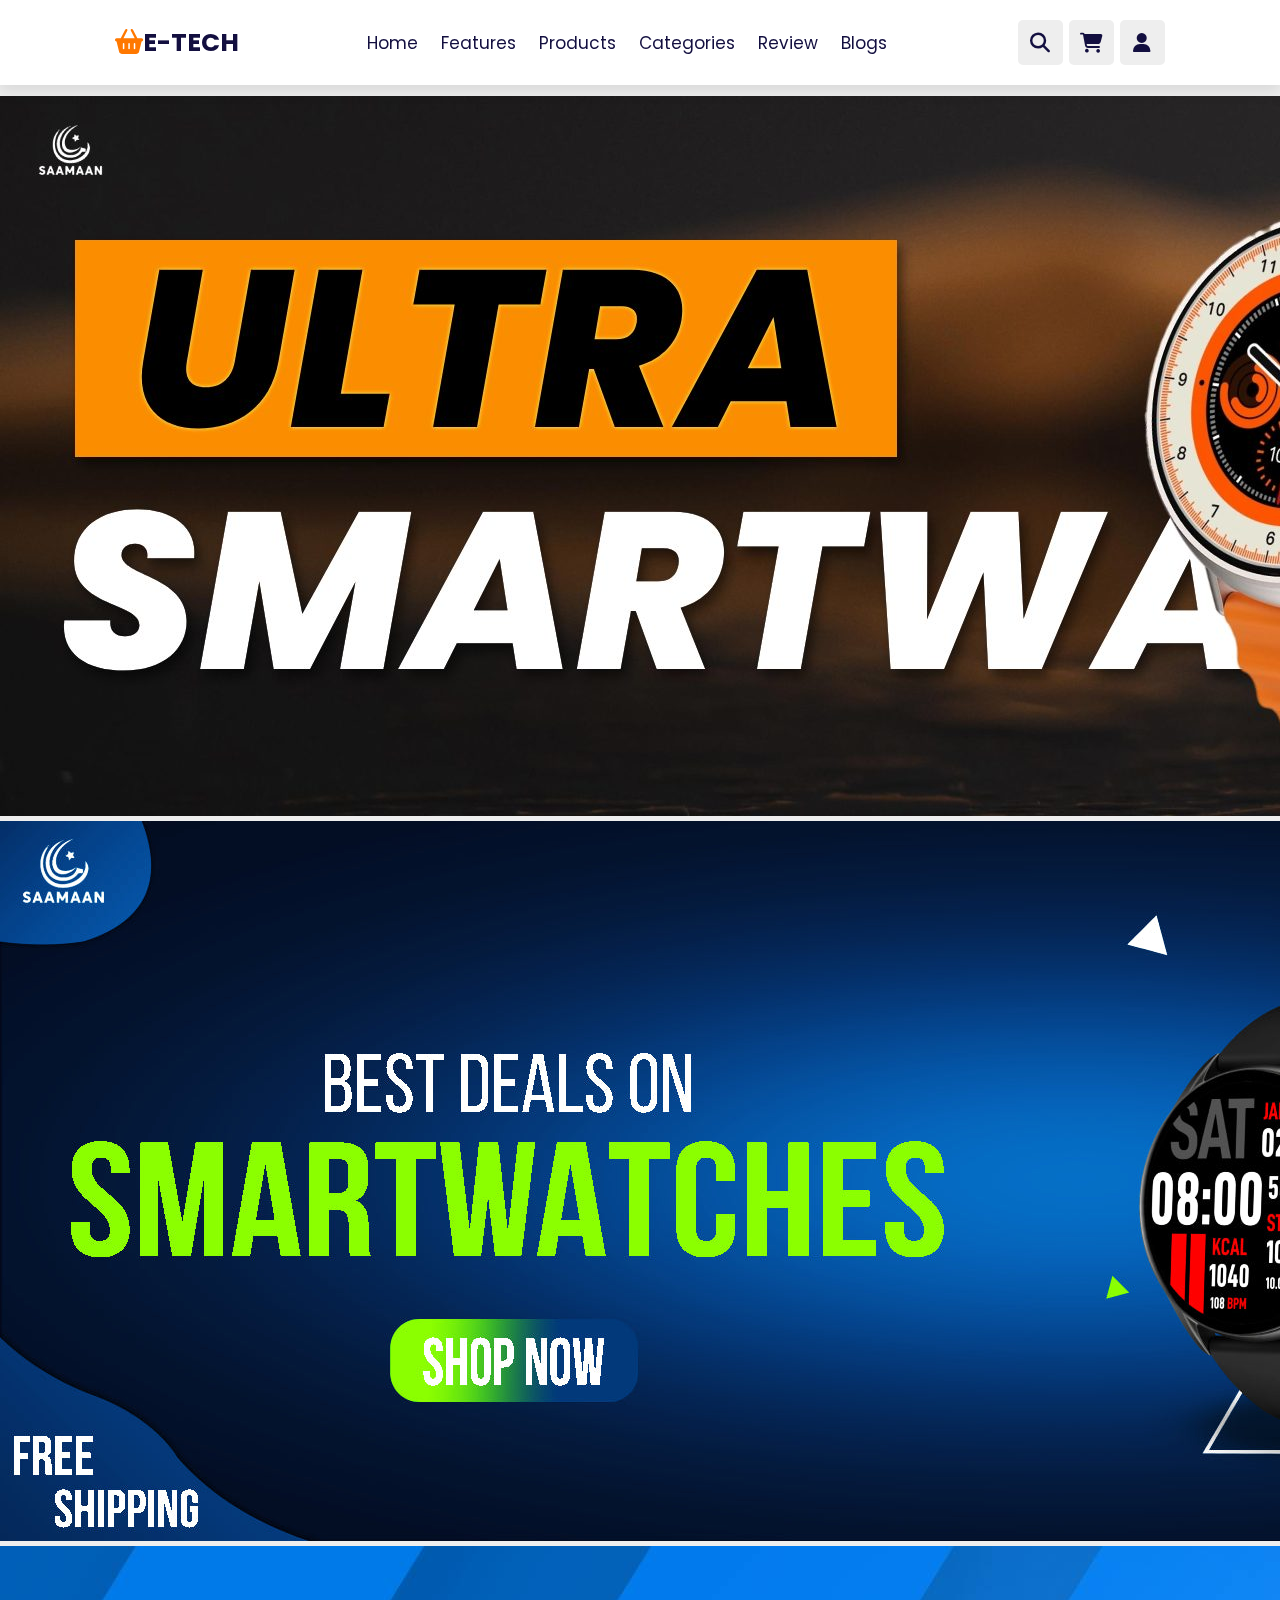
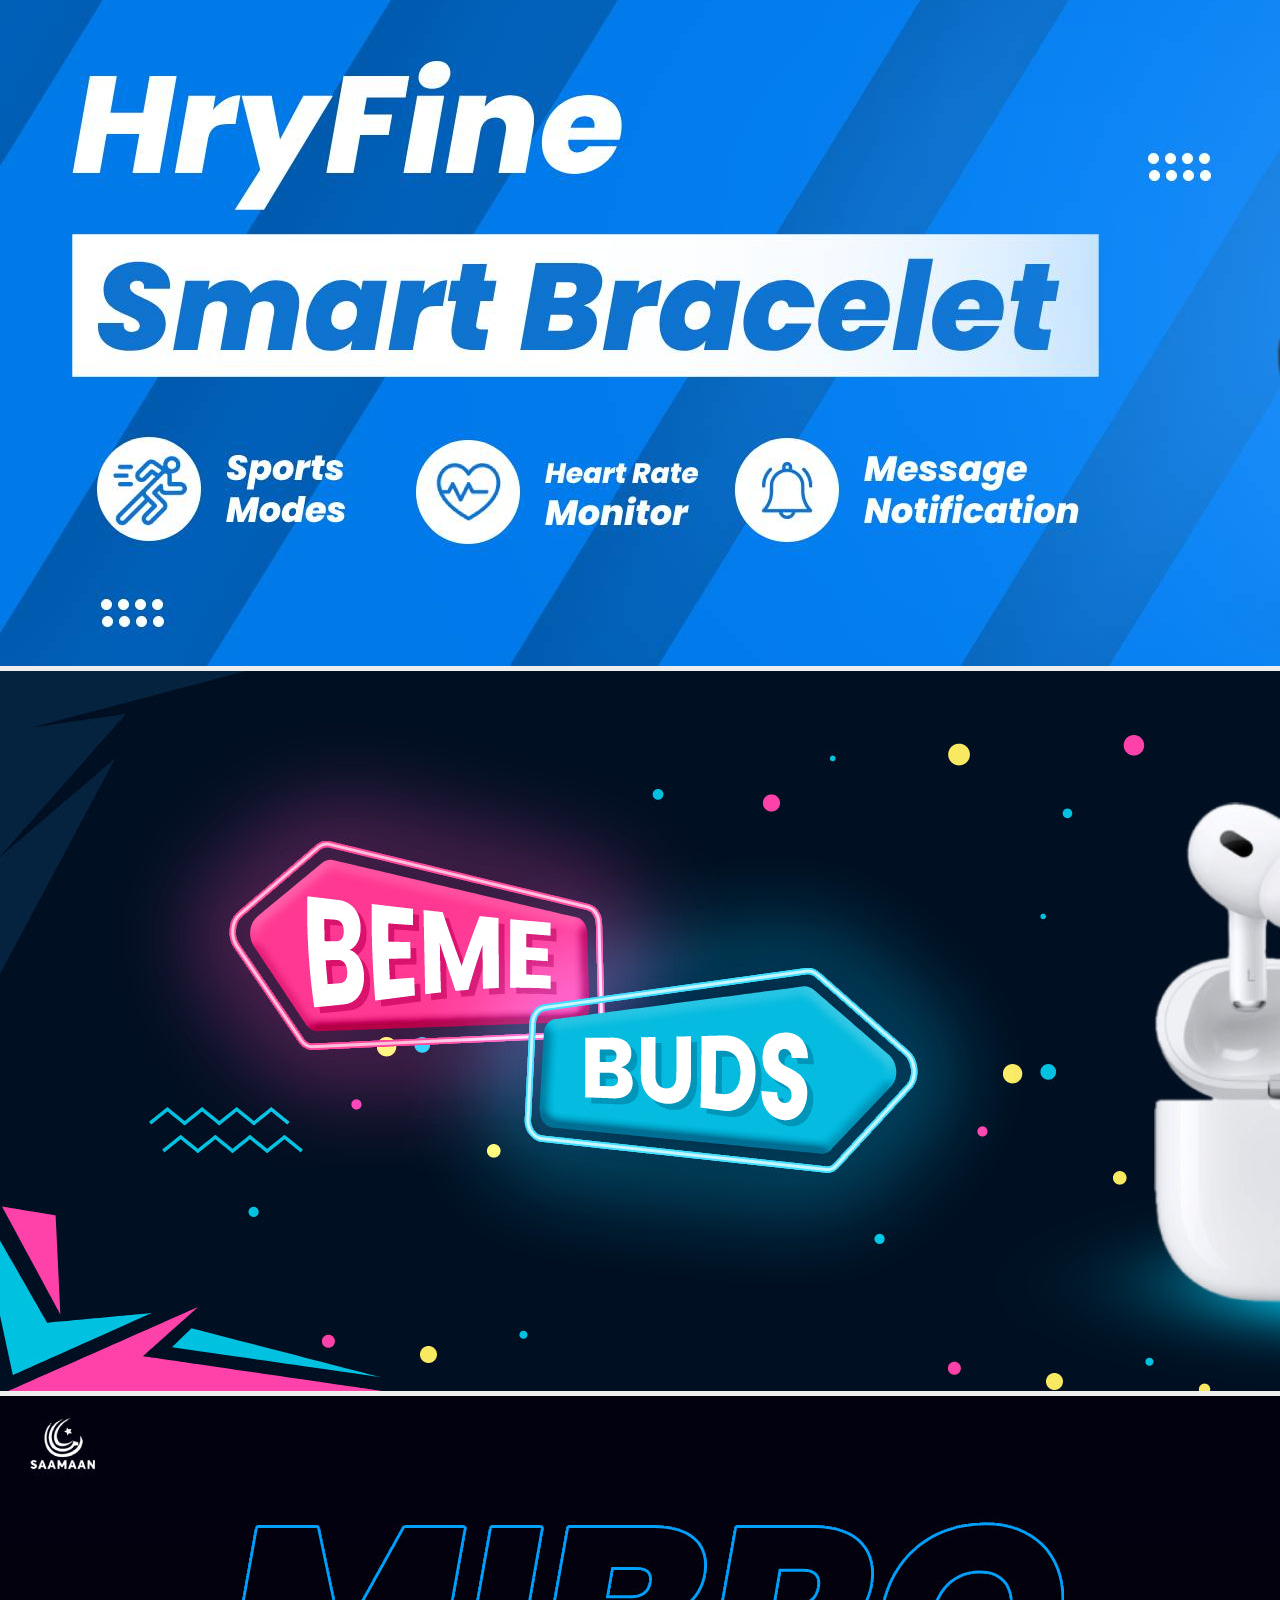
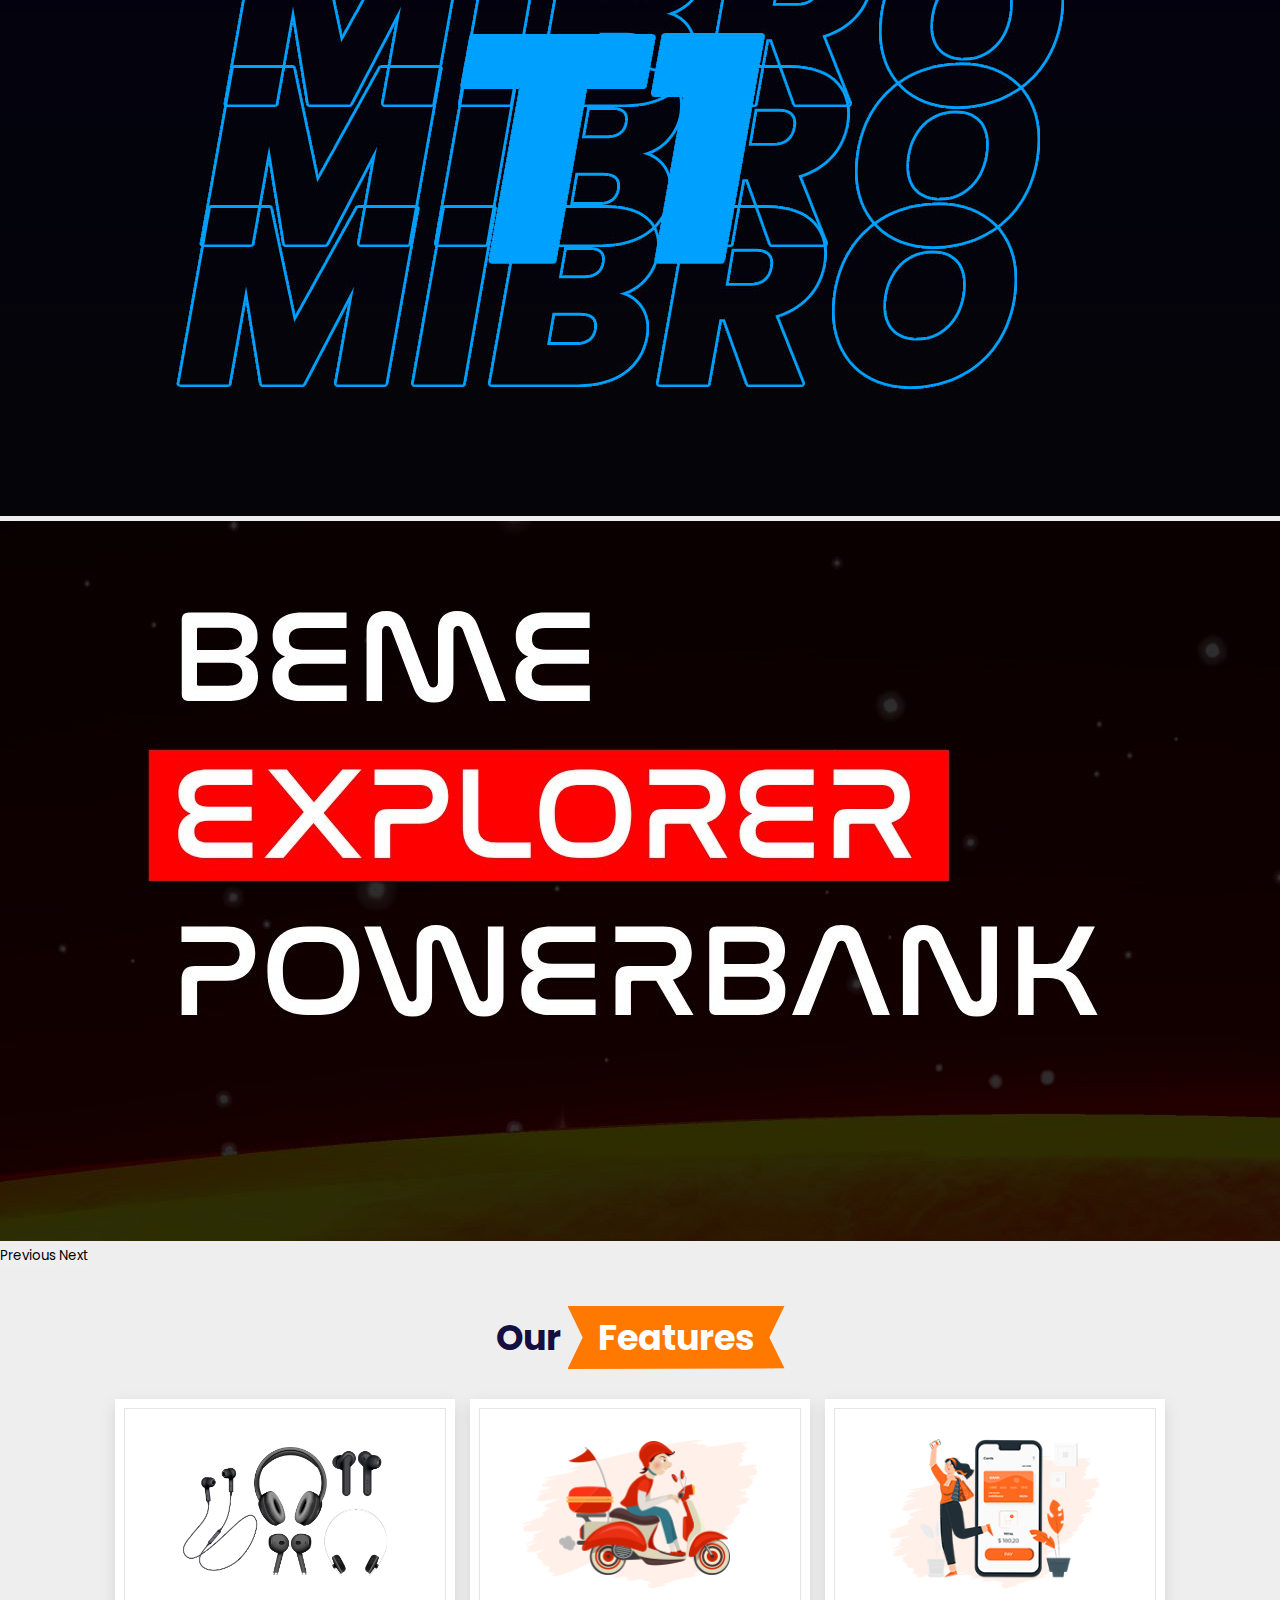
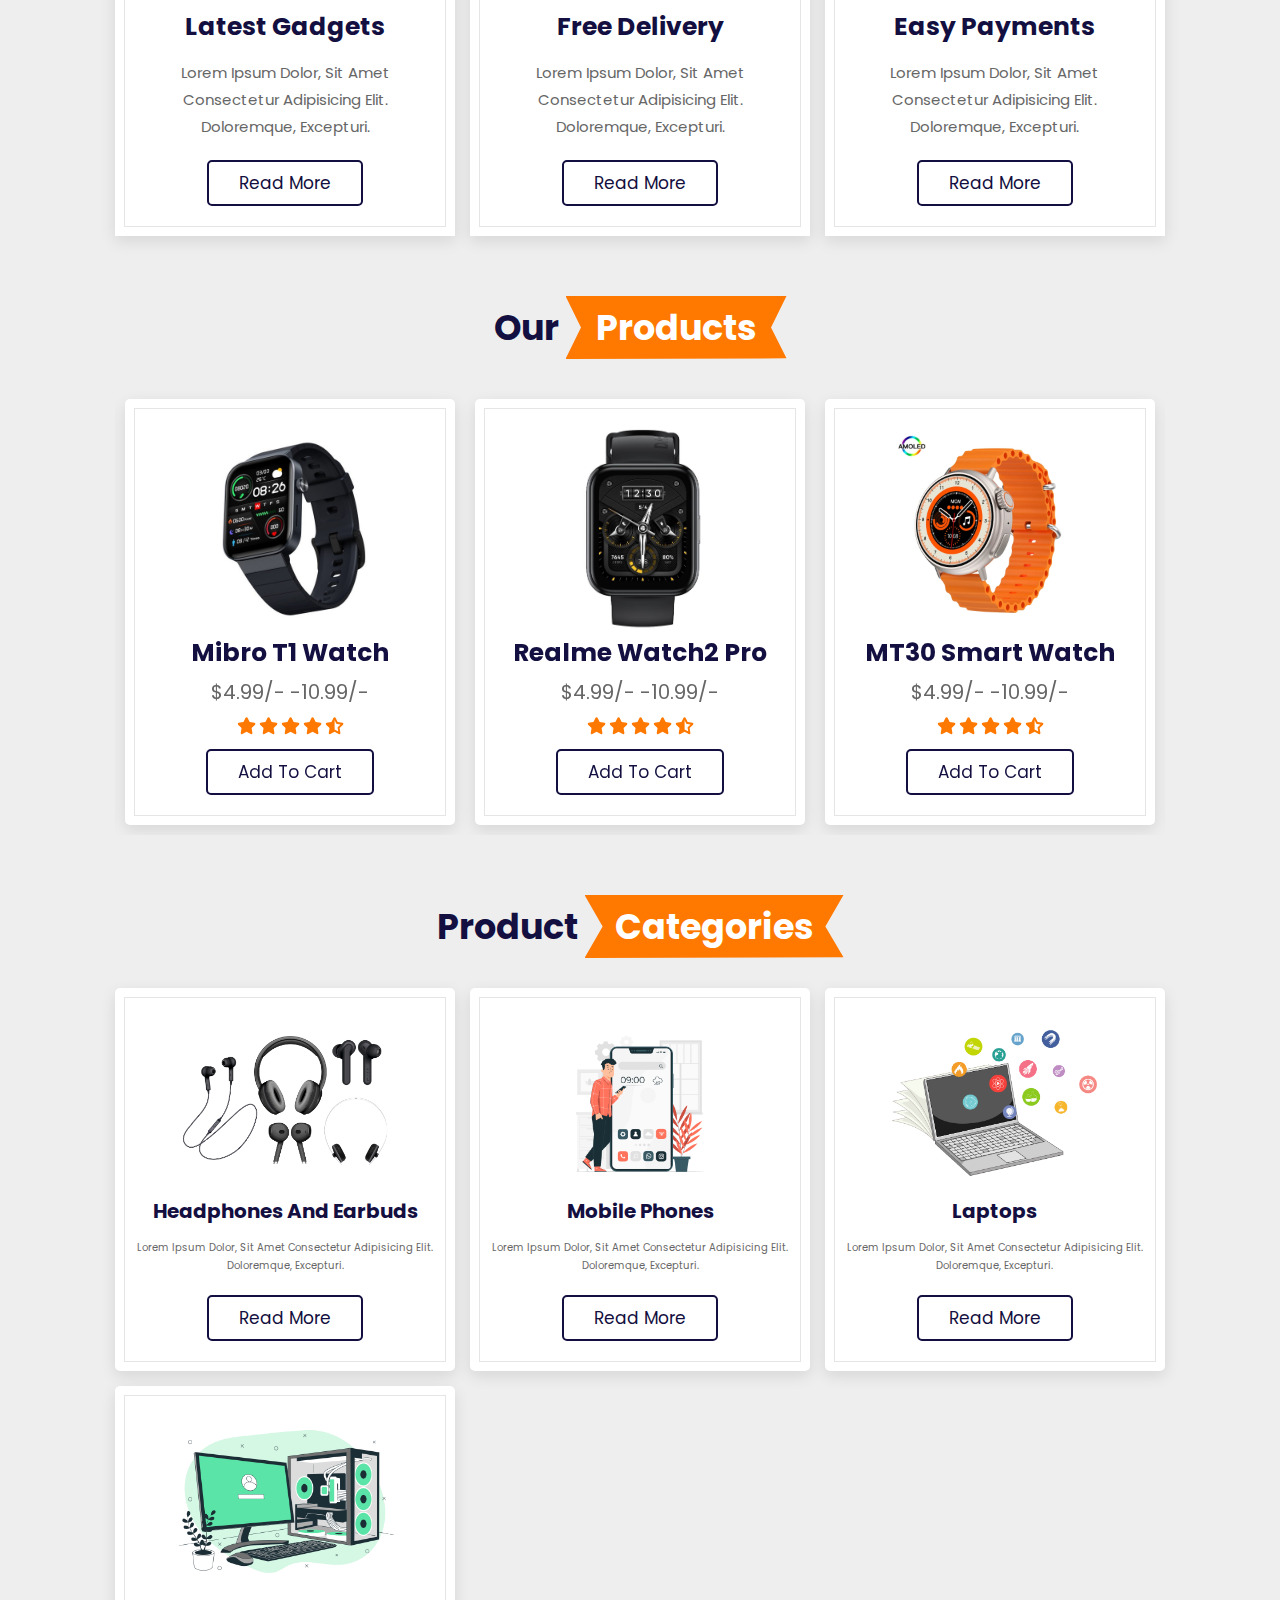
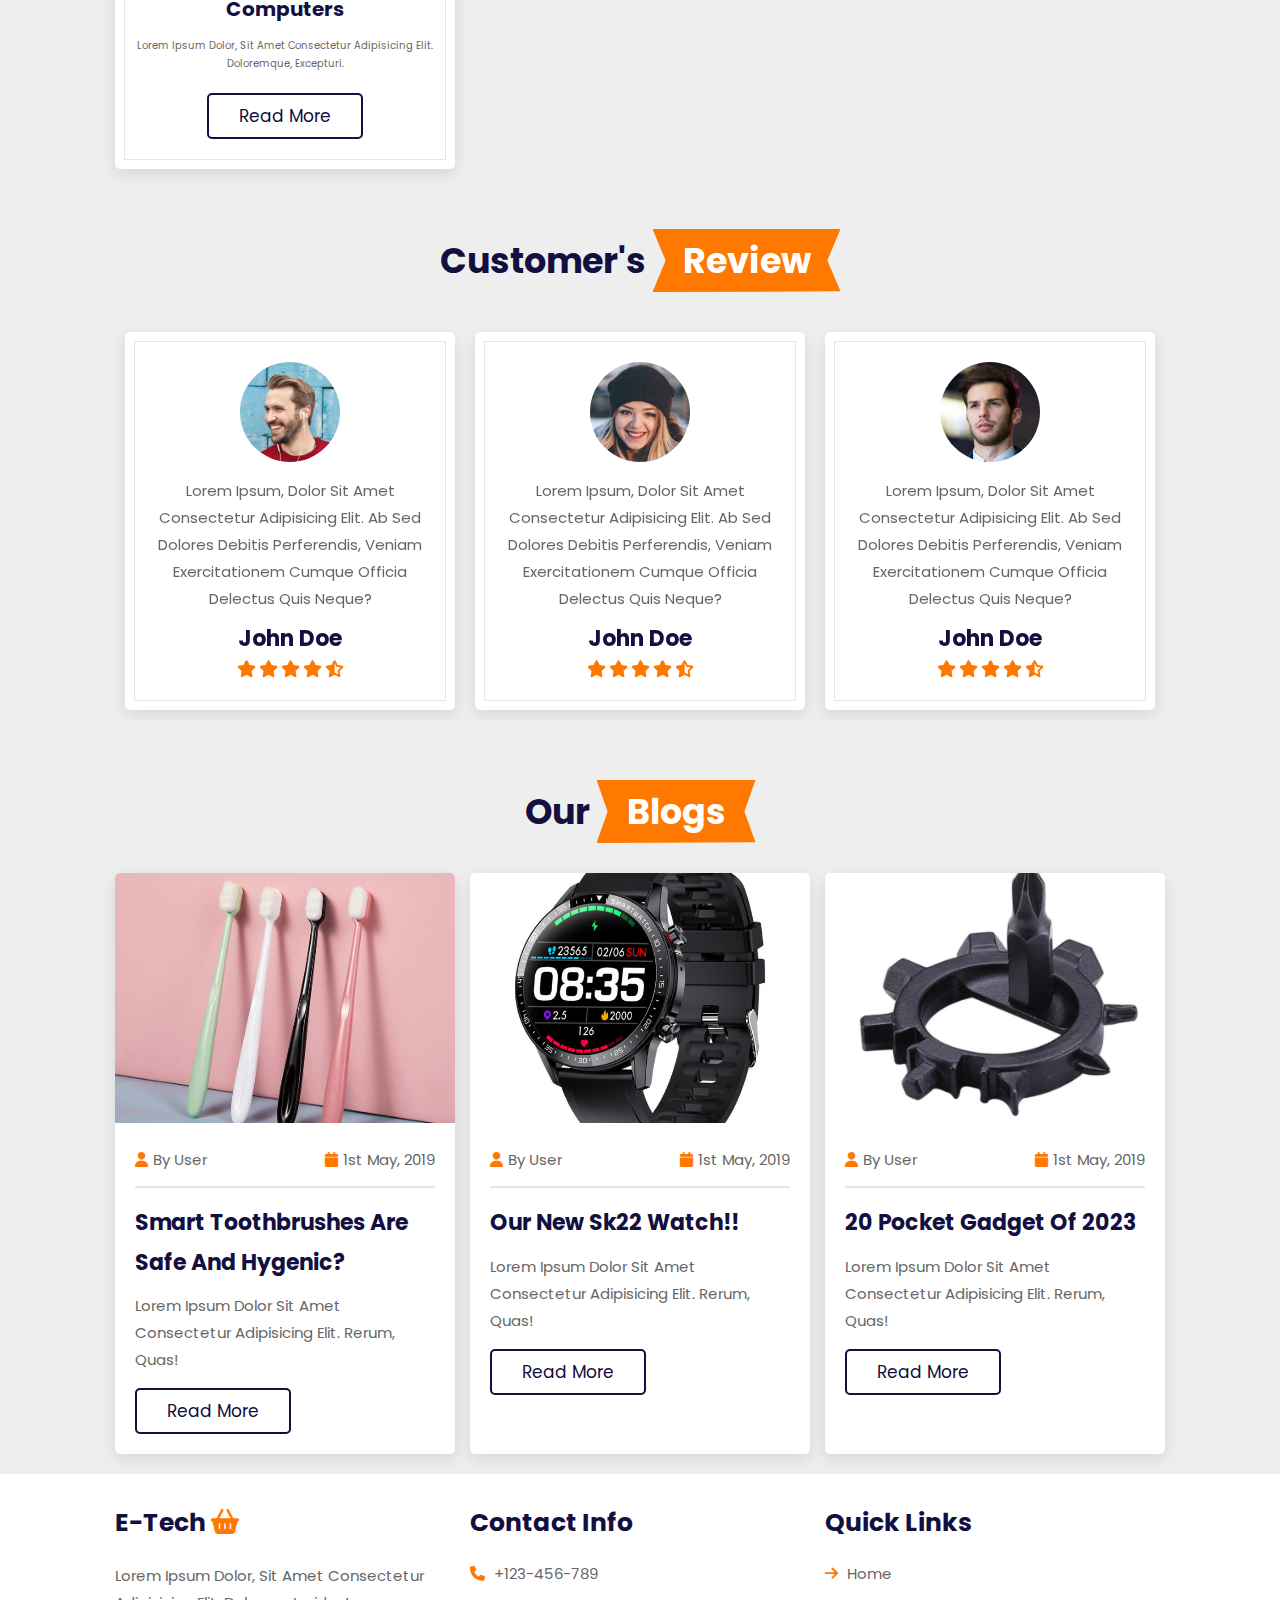
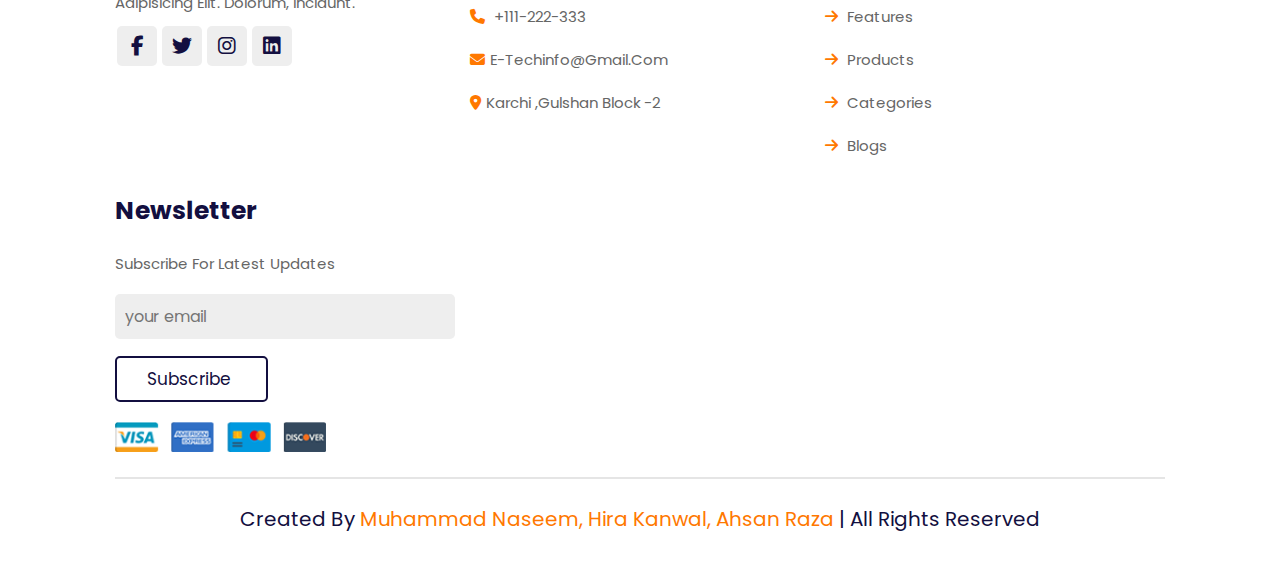
<file: index.html>
<!DOCTYPE html>
<html lang="en">

<head>
    <meta charset="UTF-8">
    <meta http-equiv="X-UA-Compatible" content="IE=edge">
    <meta name="viewport" content="width=device-width, initial-scale=1.0">
    <link rel="stylesheet" href="https://cdn.jsdelivr.net/npm/swiper@8/swiper-bundle.min.css" />
    <link rel="stylesheet" href="https://cdnjs.cloudflare.com/ajax/libs/font-awesome/6.3.0/css/all.min.css">
    <link href="https://cdn.jsdelivr.net/npm/bootstrap@5.3.1/dist/css/bootstrap.min.css" rel="stylesheet"
    integrity="sha384-4bw+/aepP/YC94hEpVNVgiZdgIC5+VKNBQNGCHeKRQN+PtmoHDEXuppvnDJzQIu9" crossorigin="anonymous">
</link>
<link rel="stylesheet" href="./CSS/style.css">
<title>E-Tech</title>
</head>

<body>
    <header class="header">
        <a href="#" class="logo"><i class="fas fa-shopping-basket"></i>E-TECH</a>
        <nav class="navbar">
            <a href="./index.html">home</a>
            <a href="#features">features</a>
            <a href="./html/products.html">products</a>
            <a href="#categories">categories</a>
            <a href="#review">review</a>
            <a href="./html/blogs.html">blogs</a>
        </nav>
        <div class="icons">
            <div class="fas fa-bars" id="menu-btn"></div>
            <div class="fas fa-search" id="search-btn"></div>
            <div class="fas fa-shopping-cart" id="cart-btn"></div>
            <div href="./NiceAdmin/admin-panel.html" class="fas fa-user" id="login-btn"></div>
        </div>
        <form action="" class="search-form">
            <input type="search" id="search-box" placeholder="search here...">
            <label for="search-box" class="fas fa-search"></label>
        </form>
        <div class="shopping-cart">
            <div class="box">
                <i class="fas fa-trash"></i>
                <img src="./assets/IMAGE/cart-img-1.png" alt="">
                <div class="content">
                    <h3>Watermelon</h3>
                    <span class="price">$4.99/-</span>
                    <span class="quantity">qty :1</span>
                </div>
            </div>
            <div class="box">
                <i class="fas fa-trash"></i>
                <img src="./assets/IMAGE/cart-img-2.png" alt="">
                <div class="content">
                    <h3>onion</h3>
                    <span class="price">$4.99/-</span>
                    <span class="quantity">qty :1</span>
                </div>
            </div>
            <div class="box">
                <i class="fas fa-trash"></i>
                <img src="./assets/IMAGE/cart-img-3.png" alt="">
                <div class="content">
                    <h3>onion</h3>
                    <span class="price">$4.99/-</span>
                    <span class="quantity">qty :1</span>
                </div>
            </div>
            <div class="total">total : $19.69/-</div>
            <a href="#" class="btn">checout</a>

        </div>
        <form action="" class="login-form">
            <h3>login now</h3>
            <input type="email" placeholder="your email" class="box">
            <input type="password" placeholder="your password" class="box">
            <p>forget password <a href="#">click here</a></p>
            <p>dont have an account <a href="#">creat now</a></p>
            <input type="submit" value="login now" class="btn">

        </form>
    </header>
    <main>
        <!-- first slider -->
        <div id="carouselExampleIndicators" class="carousel slide">
            <div class="carousel-indicators">
                <button type="button" data-bs-target="#carouselExampleIndicators" data-bs-slide-to="0" class="active"
                    aria-current="true" aria-label="Slide 1"></button>
                <button type="button" data-bs-target="#carouselExampleIndicators" data-bs-slide-to="1"
                    aria-label="Slide 2"></button>
                <button type="button" data-bs-target="#carouselExampleIndicators" data-bs-slide-to="2"
                    aria-label="Slide 3"></button>
                <button type="button" data-bs-target="#carouselExampleIndicators" data-bs-slide-to="3"
                    aria-label="Slide 4"></button>
                <button type="button" data-bs-target="#carouselExampleIndicators" data-bs-slide-to="4"
                    aria-label="Slide 5"></button>
                <button type="button" data-bs-target="#carouselExampleIndicators" data-bs-slide-to="5"
                    aria-label="Slide 6"></button>
            </div>
            <div class="carousel-inner">
                <div class="carousel-item active">
                    <img src="./assets/IMAGE/slide1.jpg" class="d-block w-100" alt="...">
                </div>
                <div class="carousel-item">
                    <img src="./assets/IMAGE/slide2.jpg" class="d-block w-100" alt="...">
                </div>
                <div class="carousel-item">
                    <img src="./assets/IMAGE/slide3.jpg" class="d-block w-100" alt="...">
                </div>
                <div class="carousel-item">
                    <img src="./assets/IMAGE/slide4.jpg" class="d-block w-100" alt="...">
                </div>
                <div class="carousel-item">
                    <img src="./assets/IMAGE/slide5.jpg" class="d-block w-100" alt="...">
                </div>
                <div class="carousel-item">
                    <img src="./assets/IMAGE/slide6.jpg" class="d-block w-100" alt="...">
                </div>
            </div>
            <button class="carousel-control-prev" type="button" data-bs-target="#carouselExampleIndicators"
                data-bs-slide="prev">
                <span class="carousel-control-prev-icon" aria-hidden="true"></span>
                <span class="visually-hidden">Previous</span>
            </button>
            <button class="carousel-control-next" type="button" data-bs-target="#carouselExampleIndicators"
                data-bs-slide="next">
                <span class="carousel-control-next-icon" aria-hidden="true"></span>
                <span class="visually-hidden">Next</span>
            </button>
        </div>
        <section class="features" id="features">
            <h1 class="heading"> our <span>features</span> </h1>
            <div class="box-container">

                <div class="box">
                    <img src="./assets/IMAGE/earbuds-feature.jpg" alt="">
                    <h3>Latest Gadgets</h3>
                    <p>Lorem ipsum dolor, sit amet consectetur adipisicing elit. Doloremque, excepturi.</p>
                    <a href="#" class="btn">read more</a>
                </div>
                <div class="box">
                    <img src="./assets/IMAGE/feature-img-2.png" alt="">
                    <h3>free delivery</h3>
                    <p>Lorem ipsum dolor, sit amet consectetur adipisicing elit. Doloremque, excepturi.</p>
                    <a href="#" class="btn">read more</a>
                </div>
                <div class="box">
                    <img src="./assets/IMAGE/feature-img-3.png" alt="">
                    <h3>easy payments</h3>
                    <p>Lorem ipsum dolor, sit amet consectetur adipisicing elit. Doloremque, excepturi.</p>
                    <a href="#" class="btn">read more</a>
                </div>
            </div>
        </section>

        <section class="products" id="products">
            <h1 class="heading"> our <span>products</span></h1>
            <div class="swiper product-slider">
                <div class="swiper-wrapper">

                    <div class="swiper-slide box">
                        <img src="./assets/IMAGE/MibroT1Watch.jpg" alt="">
                        <h3>Mibro T1 Watch</h3>
                        <div class="price">$4.99/- -10.99/-</div>
                        <div class="stars">
                            <i class="fas fa-star"></i>
                            <i class="fas fa-star"></i>
                            <i class="fas fa-star"></i>
                            <i class="fas fa-star"></i>
                            <i class="fas fa-star-half-alt"></i>
                        </div>
                        <a href="#" class="btn">add to cart</a>
                    </div>
                    <div class="swiper-slide box">
                        <img src="./assets/IMAGE/Realme-Watch-2-Pro-Space-Grey.jpg" alt="">
                        <h3>Realme Watch2 Pro</h3>
                        <div class="price">$4.99/- -10.99/-</div>
                        <div class="stars">
                            <i class="fas fa-star"></i>
                            <i class="fas fa-star"></i>
                            <i class="fas fa-star"></i>
                            <i class="fas fa-star"></i>
                            <i class="fas fa-star-half-alt"></i>
                        </div>
                        <a href="#" class="btn">add to cart</a>
                    </div>
                    <div class="swiper-slide box">
                        <img src="./assets/IMAGE/MT30-Smart-Watch-Ultra-Series-8-Men-NFC-Sport-Smart-Watch-Ultra-GPS-Track-Fitness-Watch.jpg_Q90.jpg__5.jpg" alt="">
                        <h3>MT30 Smart Watch</h3>
                        <div class="price">$4.99/- -10.99/-</div>
                        <div class="stars">
                            <i class="fas fa-star"></i>
                            <i class="fas fa-star"></i>
                            <i class="fas fa-star"></i>
                            <i class="fas fa-star"></i>
                            <i class="fas fa-star-half-alt"></i>
                        </div>
                        <a href="#" class="btn">add to cart</a>
                    </div>
                    <div class="swiper-slide box">
                        <img src="./assets/IMAGE/SK22-Smart-Watch-Men-Bluetooth-Call-AI-Voice-Assistant-Heart-Rate-Blood-Pressure-Monitoring-Wireless-Charging.jpg_640x640_1.jpg" alt="">
                        <h3>SK22 Smart Watch</h3>
                        <div class="price">$4.99/- -10.99/-</div>
                        <div class="stars">
                            <i class="fas fa-star"></i>
                            <i class="fas fa-star"></i>
                            <i class="fas fa-star"></i>
                            <i class="fas fa-star"></i>
                            <i class="fas fa-star-half-alt"></i>
                        </div>
                        <a href="#" class="btn">add to cart</a>
                    </div>
                </div>
            </div>
        </section>

        <section class="categories" id="categories">
            <h1 class="heading"> product <span>categories</span></h1>
            <div class="box-container">
                
                <div class="box">
                    <img src="./assets/IMAGE/earbuds-feature.jpg" alt="">
                    <h3>Headphones And Earbuds</h3>
                    <p>Lorem ipsum dolor, sit amet consectetur adipisicing elit. Doloremque, excepturi.</p>
                    <a href="#" class="btn">read more</a>
                </div>
                <div class="box">
                    <img src="./assets/IMAGE/mobile-feature.jpg" alt="">
                    <h3>Mobile Phones</h3>
                    <p>Lorem ipsum dolor, sit amet consectetur adipisicing elit. Doloremque, excepturi.</p>
                    <a href="#" class="btn">read more</a>
                </div>
                <div class="box">
                    <img src="./assets/IMAGE/laptop-feature-2.jpg" alt="">
                    <h3>Laptops</h3>
                    <p>Lorem ipsum dolor, sit amet consectetur adipisicing elit. Doloremque, excepturi.</p>
                    <a href="#" class="btn">read more</a>
                </div>
                <div class="box">
                    <img src="./assets/IMAGE/computer-feature.jpg" alt="">
                    <h3>Computers</h3>
                    <p>Lorem ipsum dolor, sit amet consectetur adipisicing elit. Doloremque, excepturi.</p>
                    <a href="#" class="btn">read more</a>
                </div>
            </div>
        </section>
        <section class="review" id="review">
            <h1 class="heading"> customer's <span>review</span></h1>
            <div class=" swiper review-slider">
                <div class="swiper-wrapper">
                    <div class="swiper-slide box">
                        <img src="./assets/IMAGE/pic-1.png" alt="">
                        <p>Lorem ipsum, dolor sit amet consectetur adipisicing elit. Ab sed dolores debitis perferendis,
                            veniam exercitationem cumque officia delectus quis neque?</p>
                        <h3>john doe</h3>
                        <div class="stars">
                            <i class="fas fa-star"></i>
                            <i class="fas fa-star"></i>
                            <i class="fas fa-star"></i>
                            <i class="fas fa-star"></i>
                            <i class="fas fa-star-half-alt"></i>
                        </div>
                    </div>
                    <div class="swiper-slide box">
                        <img src="./assets/IMAGE/pic-2.png" alt="">
                        <p>Lorem ipsum, dolor sit amet consectetur adipisicing elit. Ab sed dolores debitis perferendis,
                            veniam exercitationem cumque officia delectus quis neque?</p>
                        <h3>john doe</h3>
                        <div class="stars">
                            <i class="fas fa-star"></i>
                            <i class="fas fa-star"></i>
                            <i class="fas fa-star"></i>
                            <i class="fas fa-star"></i>
                            <i class="fas fa-star-half-alt"></i>
                        </div>
                    </div>
                    <div class="swiper-slide box">
                        <img src="./assets/IMAGE/pic-3.png" alt="">
                        <p>Lorem ipsum, dolor sit amet consectetur adipisicing elit. Ab sed dolores debitis perferendis,
                            veniam exercitationem cumque officia delectus quis neque?</p>
                        <h3>john doe</h3>
                        <div class="stars">
                            <i class="fas fa-star"></i>
                            <i class="fas fa-star"></i>
                            <i class="fas fa-star"></i>
                            <i class="fas fa-star"></i>
                            <i class="fas fa-star-half-alt"></i>
                        </div>
                    </div>
                    <div class="swiper-slide box">
                        <img src="./assets/IMAGE/pic-3.png" alt="">
                        <p>Lorem ipsum, dolor sit amet consectetur adipisicing elit. Ab sed dolores debitis perferendis,
                            veniam exercitationem cumque officia delectus quis neque?</p>
                        <h3>john doe</h3>
                        <div class="stars">
                            <i class="fas fa-star"></i>
                            <i class="fas fa-star"></i>
                            <i class="fas fa-star"></i>
                            <i class="fas fa-star"></i>
                            <i class="fas fa-star-half-alt"></i>
                        </div>
                    </div>
                </div>
            </div>
        </section>
        <section class="blogs" id="blogs">
            <h1 class="heading"> our <span>blogs</span></h1>
            <div class="box-container">
                <div class="box">
                    <img src="./assets/IMAGE/Ultra-fine-Soft-Toothbrush-Million-Nano-Bristle-Adult-Tooth-Brush-Teeth-Deep-Cleaning-Portable-Travel-Dental.jpg_Q90.jpg__1.jpg" alt="">
                    <div class="content">
                        <div class="icons">
                            <a href="#"><i class="fas fa-user"></i>by user</a>
                            <a href="#"><i class="fas fa-calendar"></i>1st may, 2019</a>
                        </div>
                        <h3>Smart toothbrushes are safe and hygenic?</h3>
                        <p>Lorem ipsum dolor sit amet consectetur adipisicing elit. Rerum, quas!</p>
                        <a href="#" class="btn">read more</a>
                    </div>
                </div>
                <div class="box">
                    <img src="./assets/IMAGE/saamaan.pkfortuner1.jpg" alt="">
                    <div class="content">
                        <div class="icons">
                            <a href="#"><i class="fas fa-user"></i>by user</a>
                            <a href="#"><i class="fas fa-calendar"></i>1st may, 2019</a>
                        </div>
                        <h3>Our New sk22 watch!!</h3>
                        <p>Lorem ipsum dolor sit amet consectetur adipisicing elit. Rerum, quas!</p>
                        <a href="#" class="btn">read more</a>
                    </div>
                </div>
                <div class="box">
                    <img src="./assets/IMAGE/saamaan.pkBicycleTool-2_56049824-7dde-4a48-a48f-c71868fa24ea.jpg" alt="">
                    <div class="content">
                        <div class="icons">
                            <a href="#"><i class="fas fa-user"></i>by user</a>
                            <a href="#"><i class="fas fa-calendar"></i>1st may, 2019</a>
                        </div>
                        <h3>20 pocket gadget of 2023</h3>
                        <p>Lorem ipsum dolor sit amet consectetur adipisicing elit. Rerum, quas!</p>
                        <a href="#" class="btn">read more</a>
                    </div>
                </div>
            </div>
        </section>
    </main>
    <!-- footer -->
        <footer class="footer">
            <div class="box-container">
                <div class="box">
                    <h3> E-Tech <i class="fas fa-shopping-basket"></i></h3>
                    <p>Lorem ipsum dolor, sit amet consectetur adipisicing elit. Dolorum, incidunt.</p>
                    <div class="share">
                        <a href="#" class="fab fa-facebook-f"></a>
                        <a href="#" class="fab fa-twitter"></a>
                        <a href="#" class="fab fa-instagram"></a>
                        <a href="#" class="fab fa-linkedin"></a>
                    </div>
                </div>
                <div class="box">
                    <h3>contact info</h3>
                    <a href="#" class="links"><i class="fas fa-phone"></i> +123-456-789</a>
                    <a href="#" class="links"><i class="fas fa-phone"></i> +111-222-333</a>
                    <a href="#" class="links"><i class="fas fa-envelope"></i>e-techinfo@gmail.com</a>
                    <a href="#" class="links"><i class="fas fa-map-marker-alt"></i>karchi ,gulshan block -2</a>

                </div>
                <div class="box">
                    <h3>quick links</h3>
                    <a href="#" class="links"><i class="fas fa-arrow-right"></i> home </a>
                    <a href="#" class="links"><i class="fas fa-arrow-right"></i> features </a>
                    <a href="#" class="links"><i class="fas fa-arrow-right"></i> products </a>
                    <a href="#" class="links"><i class="fas fa-arrow-right"></i> categories </a>
                    <a href="#" class="links"><i class="fas fa-arrow-right"></i> blogs </a>
                </div>

                <div class="box">
                    <h3>newsletter</h3>
                    <p>subscribe for latest updates</p>
                    <input type="email" placeholder="your email" class="email">
                    <input type="submit" value="subscribe " class="btn">
                    <img src="./assets/IMAGE/payment.png" class="payment-img" alt="">
                </div>
            </div>

            <div class="credit">created by <span>Muhammad Naseem, Hira Kanwal, Ahsan raza</span> | all rights reserved</div>
        </footer>


    <script src="https://cdn.jsdelivr.net/npm/@popperjs/core@2.11.8/dist/umd/popper.min.js"
    integrity="sha384-I7E8VVD/ismYTF4hNIPjVp/Zjvgyol6VFvRkX/vR+Vc4jQkC+hVqc2pM8ODewa9r"
    crossorigin="anonymous"></script>
<script src="https://cdn.jsdelivr.net/npm/bootstrap@5.3.1/dist/js/bootstrap.min.js"
    integrity="sha384-Rx+T1VzGupg4BHQYs2gCW9It+akI2MM/mndMCy36UVfodzcJcF0GGLxZIzObiEfa"
    crossorigin="anonymous"></script>


    <script src="https://cdn.jsdelivr.net/npm/swiper@8/swiper-bundle.min.js"></script>

    <script src="./JAVASCRIPT/main.js"></script>
</body>

</html>
</file>
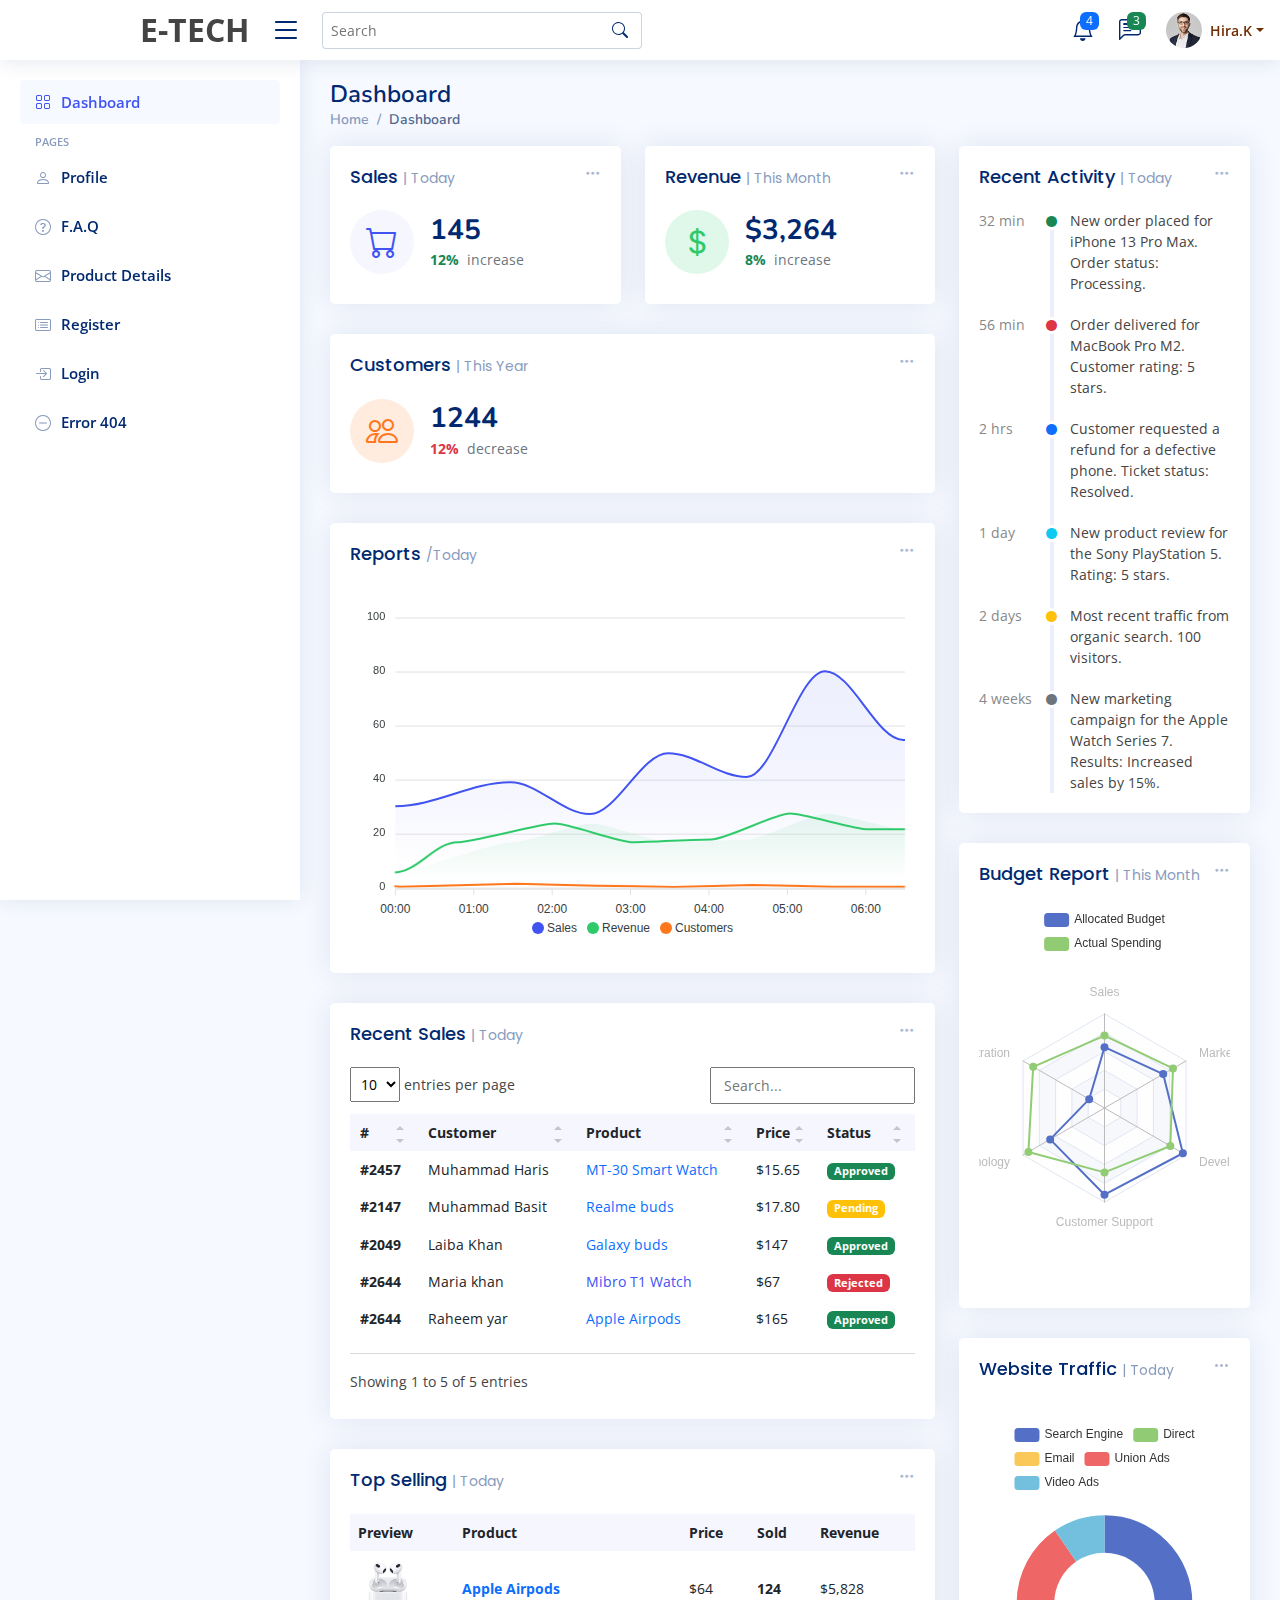
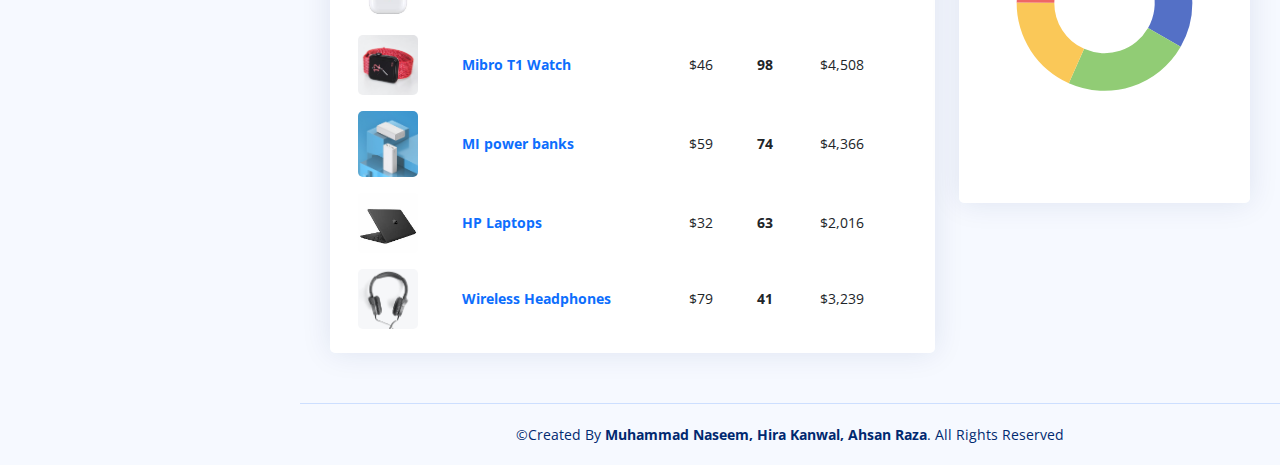
<file: NiceAdmin/admin-panel.html>
<!DOCTYPE html>
<html lang="en">

<head>
  <meta charset="utf-8">
  <meta content="width=device-width, initial-scale=1.0" name="viewport">

  <title>Dashboard - Admin Panel</title>
  <meta content="" name="description">
  <meta content="" name="keywords">

  <!-- Favicons -->
  <link href="assets/img/favicon.png" rel="icon">
  <link href="assets/img/apple-touch-icon.png" rel="apple-touch-icon">

  <!-- cdns -->
  <link href="https://fonts.gstatic.com" rel="preconnect">
  <link href="https://fonts.googleapis.com/css?family=Open+Sans:300,300i,400,400i,600,600i,700,700i|Nunito:300,300i,400,400i,600,600i,700,700i|Poppins:300,300i,400,400i,500,500i,600,600i,700,700i" rel="stylesheet">
  

  <!-- Vendor CSS Files -->
  <link href="assets/vendor/bootstrap/css/bootstrap.min.css" rel="stylesheet">
  <link href="assets/vendor/bootstrap-icons/bootstrap-icons.css" rel="stylesheet">
  <link href="assets/vendor/boxicons/css/boxicons.min.css" rel="stylesheet">
  <link href="assets/vendor/quill/quill.snow.css" rel="stylesheet">
  <link href="assets/vendor/quill/quill.bubble.css" rel="stylesheet">
  <link href="assets/vendor/remixicon/remixicon.css" rel="stylesheet">
  <link href="assets/vendor/simple-datatables/style.css" rel="stylesheet">

  <!-- Template Main CSS File -->
  <link href="assets/css/style.css" rel="stylesheet">

</head>

<body>

  <!-- ======= Header ======= -->
  <header id="header" class="header fixed-top d-flex align-items-center">

    <div class="d-flex align-items-center justify-content-between">
      <a href="../index.html" class="logo d-flex align-items-center">
        <a href="../index.html" class="logo"><i class="fas fa-shopping-basket"></i>E-TECH</a>
      </a>
      <i class="bi bi-list toggle-sidebar-btn"></i>
    </div><!-- End Logo -->

    <div class="search-bar">
      <form class="search-form d-flex align-items-center" method="POST" action="#">
        <input type="text" name="query" placeholder="Search" title="Enter search keyword">
        <button type="submit" title="Search"><i class="bi bi-search"></i></button>
      </form>
    </div><!-- End Search Bar -->

    <nav class="header-nav ms-auto">
      <ul class="d-flex align-items-center">

        <li class="nav-item d-block d-lg-none">
          <a class="nav-link nav-icon search-bar-toggle " href="#">
            <i class="bi bi-search"></i>
          </a>
        </li><!-- End Search Icon-->

        <li class="nav-item dropdown">

          <a class="nav-link nav-icon" href="#" data-bs-toggle="dropdown">
            <i class="bi bi-bell"></i>
            <span class="badge bg-primary badge-number">4</span>
          </a><!-- End Notification Icon -->

          <ul class="dropdown-menu dropdown-menu-end dropdown-menu-arrow notifications">
            <li class="dropdown-header">
              You have 4 new notifications
              <a href="#"><span class="badge rounded-pill bg-primary p-2 ms-2">View all</span></a>
            </li>
            <li>
              <hr class="dropdown-divider">
            </li>

            <li class="notification-item">
              <i class="bi bi-exclamation-circle text-warning"></i>
              <div>
                <h4>Arrgent</h4>
                <p>A customer has submitted an inquiry about the return policy for a laptop. </p>
                <p>30 min. ago</p>
              </div>
            </li>

            <li>
              <hr class="dropdown-divider">
            </li>

            <li class="notification-item">
              <i class="bi bi-x-circle text-danger"></i>
              <div>
                <h4>Problem</h4>
                <p>A customer has requested a refund for a defective phone.</p>
                <p>1 hr. ago</p>
              </div>
            </li>

            <li>
              <hr class="dropdown-divider">
            </li>

            <li class="notification-item">
              <i class="bi bi-check-circle text-success"></i>
              <div>
                <h4>Confirmation</h4>
                <p> An order has been shipped from the warehouse.</p>
                <p>2 hrs. ago</p>
              </div>
            </li>

            <li>
              <hr class="dropdown-divider">
            </li>

            <li class="notification-item">
              <i class="bi bi-info-circle text-primary"></i>
              <div>
                <h4>Information</h4>
                <p>A customer has asked for help with setting up their new tablet. </p>
                <p>4 hrs. ago</p>
              </div>
            </li>

            <li>
              <hr class="dropdown-divider">
            </li>
            <li class="dropdown-footer">
              <a href="#">Show all notifications</a>
            </li>

          </ul><!-- End Notification Dropdown Items -->

        </li><!-- End Notification Nav -->

        <li class="nav-item dropdown">

          <a class="nav-link nav-icon" href="#" data-bs-toggle="dropdown">
            <i class="bi bi-chat-left-text"></i>
            <span class="badge bg-success badge-number">3</span>
          </a><!-- End Messages Icon -->

          <ul class="dropdown-menu dropdown-menu-end dropdown-menu-arrow messages">
            <li class="dropdown-header">
              You have 3 new messages
              <a href="#"><span class="badge rounded-pill bg-primary p-2 ms-2">View all</span></a>
            </li>
            <li>
              <hr class="dropdown-divider">
            </li>

            <li class="message-item">
              <a href="#">
                <img src="assets/img/messages-1.jpg" alt="" class="rounded-circle">
                <div>
                  <h4>Maria khan</h4>
                  <p>I have received my order. It was so beautiful! Thank you for your service...</p>
                  <p>4 hrs. ago</p>
                </div>
              </a>
            </li>
            <li>
              <hr class="dropdown-divider">
            </li>

            <li class="message-item">
              <a href="#">
                <img src="assets/img/messages-2.jpg" alt="" class="rounded-circle">
                <div>
                  <h4>Anabia khan </h4>
                  <p>Hey i recieved my order it dileverd on time thank you...</p>
                  <p>6 hrs. ago</p>
                </div>
              </a>
            </li>
            <li>
              <hr class="dropdown-divider">
            </li>

            <li class="message-item">
              <a href="#">
                <img src="assets/img/messages-3.jpg" alt="" class="rounded-circle">
                <div>
                  <h4>Noman Khan</h4>
                  <p>i received my things they were Awesome Thank you...</p>
                  <p>8 hrs. ago</p>
                </div>
              </a>
            </li>
            <li>
              <hr class="dropdown-divider">
            </li>

            <li class="dropdown-footer">
              <a href="#">Show all messages</a>
            </li>

          </ul><!-- End Messages Dropdown Items -->

        </li><!-- End Messages Nav -->

        <li class="nav-item dropdown pe-3">

          <a class="nav-link nav-profile d-flex align-items-center pe-0" href="#" data-bs-toggle="dropdown">
            <img src="assets/img/profile-img.jpg" alt="Profile" class="rounded-circle">
            <span class="d-none d-md-block dropdown-toggle ps-2">Hira.K</span>
          </a><!-- End Profile Iamge Icon -->

          <ul class="dropdown-menu dropdown-menu-end dropdown-menu-arrow profile">
            <li class="dropdown-header">
              <h6>Hira Kanwal</h6>
              <span>Web Designer</span>
            </li>
            <li>
              <hr class="dropdown-divider">
            </li>

            <li>
              <a class="dropdown-item d-flex align-items-center" href="users-profile.html">
                <i class="bi bi-person"></i>
                <span>My Profile</span>
              </a>
            </li>
            <li>
              <hr class="dropdown-divider">
            </li>

            <li>
              <a class="dropdown-item d-flex align-items-center" href="users-profile.html">
                <i class="bi bi-gear"></i>
                <span>Account Settings</span>
              </a>
            </li>
            <li>
              <hr class="dropdown-divider">
            </li>

            <li>
              <a class="dropdown-item d-flex align-items-center" href="pages-faq.html">
                <i class="bi bi-question-circle"></i>
                <span>Need Help?</span>
              </a>
            </li>
            <li>
              <hr class="dropdown-divider">
            </li>

            <li>
              <a class="dropdown-item d-flex align-items-center" href="./pages-login.html">
                <i class="bi bi-box-arrow-right"></i>
                <span>Sign Out</span>
              </a>
            </li>

          </ul><!-- End Profile Dropdown Items -->
        </li><!-- End Profile Nav -->

      </ul>
    </nav><!-- End Icons Navigation -->

  </header><!-- End Header -->

  <!-- ======= Sidebar ======= -->
  <aside id="sidebar" class="sidebar">

    <ul class="sidebar-nav" id="sidebar-nav">

      <li class="nav-item">
        <a class="nav-link " href="index.html">
          <i class="bi bi-grid"></i>
          <span>Dashboard</span>
        </a>
      </li><!-- End Dashboard Nav -->

      <li class="nav-heading">Pages</li>

      <li class="nav-item">
        <a class="nav-link collapsed" href="users-profile.html">
          <i class="bi bi-person"></i>
          <span>Profile</span>
        </a>
      </li><!-- End Profile Page Nav -->

      <li class="nav-item">
        <a class="nav-link collapsed" href="pages-faq.html">
          <i class="bi bi-question-circle"></i>
          <span>F.A.Q</span>
        </a>
      </li><!-- End F.A.Q Page Nav -->

      <li class="nav-item">
        <a class="nav-link collapsed" href="pages-product-details.html">
          <i class="bi bi-envelope"></i>
          <span>Product Details</span>
        </a>
      </li><!-- End Contact Page Nav -->

      <li class="nav-item">
        <a class="nav-link collapsed" href="pages-register.html">
          <i class="bi bi-card-list"></i>
          <span>Register</span>
        </a>
      </li><!-- End Register Page Nav -->

      <li class="nav-item">
        <a class="nav-link collapsed" href="pages-login.html">
          <i class="bi bi-box-arrow-in-right"></i>
          <span>Login</span>
        </a>
      </li><!-- End Login Page Nav -->

      <li class="nav-item">
        <a class="nav-link collapsed" href="pages-error-404.html">
          <i class="bi bi-dash-circle"></i>
          <span>Error 404</span>
        </a>
      </li><!-- End Error 404 Page Nav -->

    </ul>

  </aside><!-- End Sidebar-->

  <main id="main" class="main">

    <div class="pagetitle">
      <h1>Dashboard</h1>
      <nav>
        <ol class="breadcrumb">
          <li class="breadcrumb-item"><a href="index.html">Home</a></li>
          <li class="breadcrumb-item active">Dashboard</li>
        </ol>
      </nav>
    </div><!-- End Page Title -->

    <section class="section dashboard">
      <div class="row">

        <!-- Left side columns -->
        <div class="col-lg-8">
          <div class="row">

            <!-- Sales Card -->
            <div class="col-xxl-4 col-md-6">
              <div class="card info-card sales-card">

                <div class="filter">
                  <a class="icon" href="#" data-bs-toggle="dropdown"><i class="bi bi-three-dots"></i></a>
                  <ul class="dropdown-menu dropdown-menu-end dropdown-menu-arrow">
                    <li class="dropdown-header text-start">
                      <h6>Filter</h6>
                    </li>

                    <li><a class="dropdown-item" href="#">Today</a></li>
                    <li><a class="dropdown-item" href="#">This Month</a></li>
                    <li><a class="dropdown-item" href="#">This Year</a></li>
                  </ul>
                </div>

                <div class="card-body">
                  <h5 class="card-title">Sales <span>| Today</span></h5>

                  <div class="d-flex align-items-center">
                    <div class="card-icon rounded-circle d-flex align-items-center justify-content-center">
                      <i class="bi bi-cart"></i>
                    </div>
                    <div class="ps-3">
                      <h6>145</h6>
                      <span class="text-success small pt-1 fw-bold">12%</span> <span class="text-muted small pt-2 ps-1">increase</span>

                    </div>
                  </div>
                </div>

              </div>
            </div><!-- End Sales Card -->

            <!-- Revenue Card -->
            <div class="col-xxl-4 col-md-6">
              <div class="card info-card revenue-card">

                <div class="filter">
                  <a class="icon" href="#" data-bs-toggle="dropdown"><i class="bi bi-three-dots"></i></a>
                  <ul class="dropdown-menu dropdown-menu-end dropdown-menu-arrow">
                    <li class="dropdown-header text-start">
                      <h6>Filter</h6>
                    </li>

                    <li><a class="dropdown-item" href="#">Today</a></li>
                    <li><a class="dropdown-item" href="#">This Month</a></li>
                    <li><a class="dropdown-item" href="#">This Year</a></li>
                  </ul>
                </div>

                <div class="card-body">
                  <h5 class="card-title">Revenue <span>| This Month</span></h5>

                  <div class="d-flex align-items-center">
                    <div class="card-icon rounded-circle d-flex align-items-center justify-content-center">
                      <i class="bi bi-currency-dollar"></i>
                    </div>
                    <div class="ps-3">
                      <h6>$3,264</h6>
                      <span class="text-success small pt-1 fw-bold">8%</span> <span class="text-muted small pt-2 ps-1">increase</span>

                    </div>
                  </div>
                </div>

              </div>
            </div><!-- End Revenue Card -->

            <!-- Customers Card -->
            <div class="col-xxl-4 col-xl-12">

              <div class="card info-card customers-card">

                <div class="filter">
                  <a class="icon" href="#" data-bs-toggle="dropdown"><i class="bi bi-three-dots"></i></a>
                  <ul class="dropdown-menu dropdown-menu-end dropdown-menu-arrow">
                    <li class="dropdown-header text-start">
                      <h6>Filter</h6>
                    </li>

                    <li><a class="dropdown-item" href="#">Today</a></li>
                    <li><a class="dropdown-item" href="#">This Month</a></li>
                    <li><a class="dropdown-item" href="#">This Year</a></li>
                  </ul>
                </div>

                <div class="card-body">
                  <h5 class="card-title">Customers <span>| This Year</span></h5>

                  <div class="d-flex align-items-center">
                    <div class="card-icon rounded-circle d-flex align-items-center justify-content-center">
                      <i class="bi bi-people"></i>
                    </div>
                    <div class="ps-3">
                      <h6>1244</h6>
                      <span class="text-danger small pt-1 fw-bold">12%</span> <span class="text-muted small pt-2 ps-1">decrease</span>

                    </div>
                  </div>

                </div>
              </div>

            </div><!-- End Customers Card -->

            <!-- Reports -->
            <div class="col-12">
              <div class="card">

                <div class="filter">
                  <a class="icon" href="#" data-bs-toggle="dropdown"><i class="bi bi-three-dots"></i></a>
                  <ul class="dropdown-menu dropdown-menu-end dropdown-menu-arrow">
                    <li class="dropdown-header text-start">
                      <h6>Filter</h6>
                    </li>

                    <li><a class="dropdown-item" href="#">Today</a></li>
                    <li><a class="dropdown-item" href="#">This Month</a></li>
                    <li><a class="dropdown-item" href="#">This Year</a></li>
                  </ul>
                </div>

                <div class="card-body">
                  <h5 class="card-title">Reports <span>/Today</span></h5>

                  <!-- Line Chart -->
                  <div id="reportsChart"></div>

                  <script>
                    document.addEventListener("DOMContentLoaded", () => {
                      new ApexCharts(document.querySelector("#reportsChart"), {
                        series: [{
                          name: 'Sales',
                          data: [31, 40, 28, 51, 42, 82, 56],
                        }, {
                          name: 'Revenue',
                          data: [11, 32, 45, 32, 34, 52, 41]
                        }, {
                          name: 'Customers',
                          data: [15, 11, 32, 18, 9, 24, 11]
                        }],
                        chart: {
                          height: 350,
                          type: 'area',
                          toolbar: {
                            show: false
                          },
                        },
                        markers: {
                          size: 4
                        },
                        colors: ['#4154f1', '#2eca6a', '#ff771d'],
                        fill: {
                          type: "gradient",
                          gradient: {
                            shadeIntensity: 1,
                            opacityFrom: 0.3,
                            opacityTo: 0.4,
                            stops: [0, 90, 100]
                          }
                        },
                        dataLabels: {
                          enabled: false
                        },
                        stroke: {
                          curve: 'smooth',
                          width: 2
                        },
                        xaxis: {
                          type: 'datetime',
                          categories: ["2018-09-19T00:00:00.000Z", "2018-09-19T01:30:00.000Z", "2018-09-19T02:30:00.000Z", "2018-09-19T03:30:00.000Z", "2018-09-19T04:30:00.000Z", "2018-09-19T05:30:00.000Z", "2018-09-19T06:30:00.000Z"]
                        },
                        tooltip: {
                          x: {
                            format: 'dd/MM/yy HH:mm'
                          },
                        }
                      }).render();
                    });
                  </script>
                  <!-- End Line Chart -->

                </div>

              </div>
            </div><!-- End Reports -->

            <!-- Recent Sales -->
            <div class="col-12">
              <div class="card recent-sales overflow-auto">

                <div class="filter">
                  <a class="icon" href="#" data-bs-toggle="dropdown"><i class="bi bi-three-dots"></i></a>
                  <ul class="dropdown-menu dropdown-menu-end dropdown-menu-arrow">
                    <li class="dropdown-header text-start">
                      <h6>Filter</h6>
                    </li>

                    <li><a class="dropdown-item" href="#">Today</a></li>
                    <li><a class="dropdown-item" href="#">This Month</a></li>
                    <li><a class="dropdown-item" href="#">This Year</a></li>
                  </ul>
                </div>

                <div class="card-body">
                  <h5 class="card-title">Recent Sales <span>| Today</span></h5>

                  <table class="table table-borderless datatable">
                    <thead>
                      <tr>
                        <th scope="col">#</th>
                        <th scope="col">Customer</th>
                        <th scope="col">Product</th>
                        <th scope="col">Price</th>
                        <th scope="col">Status</th>
                      </tr>
                    </thead>
                    <tbody>
                      <tr>
                        <th scope="row"><a href="#">#2457</a></th>
                        <td>Muhammad Haris</td>
                        <td><a href="#" class="text-primary">MT-30 Smart Watch</a></td>
                        <td>$15.65</td>
                        <td><span class="badge bg-success">Approved</span></td>
                      </tr>
                      <tr>
                        <th scope="row"><a href="#">#2147</a></th>
                        <td>Muhammad Basit</td>
                        <td><a href="#" class="text-primary">Realme buds</a></td>
                        <td>$17.80</td>
                        <td><span class="badge bg-warning">Pending</span></td>
                      </tr>
                      <tr>
                        <th scope="row"><a href="#">#2049</a></th>
                        <td>Laiba Khan</td>
                        <td><a href="#" class="text-primary">Galaxy buds</a></td>
                        <td>$147</td>
                        <td><span class="badge bg-success">Approved</span></td>
                      </tr>
                      <tr>
                        <th scope="row"><a href="#">#2644</a></th>
                        <td>Maria khan</td>
                        <td><a href="#" class="text-primar">Mibro T1 Watch</a></td>
                        <td>$67</td>
                        <td><span class="badge bg-danger">Rejected</span></td>
                      </tr>
                      <tr>
                        <th scope="row"><a href="#">#2644</a></th>
                        <td>Raheem yar</td>
                        <td><a href="#" class="text-primary">Apple Airpods</a></td>
                        <td>$165</td>
                        <td><span class="badge bg-success">Approved</span></td>
                      </tr>
                    </tbody>
                  </table>

                </div>

              </div>
            </div><!-- End Recent Sales -->

            <!-- Top Selling -->
            <div class="col-12">
              <div class="card top-selling overflow-auto">

                <div class="filter">
                  <a class="icon" href="#" data-bs-toggle="dropdown"><i class="bi bi-three-dots"></i></a>
                  <ul class="dropdown-menu dropdown-menu-end dropdown-menu-arrow">
                    <li class="dropdown-header text-start">
                      <h6>Filter</h6>
                    </li>

                    <li><a class="dropdown-item" href="#">Today</a></li>
                    <li><a class="dropdown-item" href="#">This Month</a></li>
                    <li><a class="dropdown-item" href="#">This Year</a></li>
                  </ul>
                </div>

                <div class="card-body pb-0">
                  <h5 class="card-title">Top Selling <span>| Today</span></h5>

                  <table class="table table-borderless">
                    <thead>
                      <tr>
                        <th scope="col">Preview</th>
                        <th scope="col">Product</th>
                        <th scope="col">Price</th>
                        <th scope="col">Sold</th>
                        <th scope="col">Revenue</th>
                      </tr>
                    </thead>
                    <tbody>
                      <tr>
                        <th scope="row"><a href="#"><img src="assets/img/product-1.jpeg" alt=""></a></th>
                        <td><a href="#" class="text-primary fw-bold">Apple Airpods</a></td>
                        <td>$64</td>
                        <td class="fw-bold">124</td>
                        <td>$5,828</td>
                      </tr>
                      <tr>
                        <th scope="row"><a href="#"><img src="assets/img/product-2.jpg" alt=""></a></th>
                        <td><a href="#" class="text-primary fw-bold">Mibro T1 Watch</a></td>
                        <td>$46</td>
                        <td class="fw-bold">98</td>
                        <td>$4,508</td>
                      </tr>
                      <tr>
                        <th scope="row"><a href="#"><img src="assets/img/product 3.jpg" alt=""></a></th>
                        <td><a href="#" class="text-primary fw-bold">MI power banks</a></td>
                        <td>$59</td>
                        <td class="fw-bold">74</td>
                        <td>$4,366</td>
                      </tr>
                      <tr>
                        <th scope="row"><a href="#"><img src="assets/img/product-4.jpeg" alt=""></a></th>
                        <td><a href="#" class="text-primary fw-bold">HP Laptops</a></td>
                        <td>$32</td>
                        <td class="fw-bold">63</td>
                        <td>$2,016</td>
                      </tr>
                      <tr>
                        <th scope="row"><a href="#"><img src="assets/img/product-5.jpg" alt=""></a></th>
                        <td><a href="#" class="text-primary fw-bold">Wireless Headphones</a></td>
                        <td>$79</td>
                        <td class="fw-bold">41</td>
                        <td>$3,239</td>
                      </tr>
                    </tbody>
                  </table>

                </div>

              </div>
            </div><!-- End Top Selling -->

          </div>
        </div><!-- End Left side columns -->

        <!-- Right side columns -->
        <div class="col-lg-4">

          <!-- Recent Activity -->
          <div class="card">
            <div class="filter">
              <a class="icon" href="#" data-bs-toggle="dropdown"><i class="bi bi-three-dots"></i></a>
              <ul class="dropdown-menu dropdown-menu-end dropdown-menu-arrow">
                <li class="dropdown-header text-start">
                  <h6>Filter</h6>
                </li>

                <li><a class="dropdown-item" href="#">Today</a></li>
                <li><a class="dropdown-item" href="#">This Month</a></li>
                <li><a class="dropdown-item" href="#">This Year</a></li>
              </ul>
            </div>

            <div class="card-body">
              <h5 class="card-title">Recent Activity <span>| Today</span></h5>

              <div class="activity">

                <div class="activity-item d-flex">
                  <div class="activite-label">32 min</div>
                  <i class='bi bi-circle-fill activity-badge text-success align-self-start'></i>
                  <div class="activity-content">
                    New order placed for iPhone 13 Pro Max. Order status: Processing.
                  </div>
                </div><!-- End activity item-->

                <div class="activity-item d-flex">
                  <div class="activite-label">56 min</div>
                  <i class='bi bi-circle-fill activity-badge text-danger align-self-start'></i>
                  <div class="activity-content">
                    Order delivered for MacBook Pro M2. Customer rating: 5 stars.
                  </div>
                </div><!-- End activity item-->

                <div class="activity-item d-flex">
                  <div class="activite-label">2 hrs</div>
                  <i class='bi bi-circle-fill activity-badge text-primary align-self-start'></i>
                  <div class="activity-content">
                    Customer requested a refund for a defective phone. Ticket status: Resolved.
                  </div>
                </div><!-- End activity item-->

                <div class="activity-item d-flex">
                  <div class="activite-label">1 day</div>
                  <i class='bi bi-circle-fill activity-badge text-info align-self-start'></i>
                  <div class="activity-content">
                    New product review for the Sony PlayStation 5. Rating: 5 stars.
                  </div>
                </div><!-- End activity item-->

                <div class="activity-item d-flex">
                  <div class="activite-label">2 days</div>
                  <i class='bi bi-circle-fill activity-badge text-warning align-self-start'></i>
                  <div class="activity-content">
                    Most recent traffic from organic search. 100 visitors.
                  </div>
                </div><!-- End activity item-->

                <div class="activity-item d-flex">
                  <div class="activite-label">4 weeks</div>
                  <i class='bi bi-circle-fill activity-badge text-muted align-self-start'></i>
                  <div class="activity-content">
                    New marketing campaign for the Apple Watch Series 7. Results: Increased sales by 15%.
                  </div>
                </div><!-- End activity item-->

              </div>

            </div>
          </div><!-- End Recent Activity -->

          <!-- Budget Report -->
          <div class="card">
            <div class="filter">
              <a class="icon" href="#" data-bs-toggle="dropdown"><i class="bi bi-three-dots"></i></a>
              <ul class="dropdown-menu dropdown-menu-end dropdown-menu-arrow">
                <li class="dropdown-header text-start">
                  <h6>Filter</h6>
                </li>

                <li><a class="dropdown-item" href="#">Today</a></li>
                <li><a class="dropdown-item" href="#">This Month</a></li>
                <li><a class="dropdown-item" href="#">This Year</a></li>
              </ul>
            </div>

            <div class="card-body pb-0">
              <h5 class="card-title">Budget Report <span>| This Month</span></h5>

              <div id="budgetChart" style="min-height: 400px;" class="echart"></div>

              <script>
                document.addEventListener("DOMContentLoaded", () => {
                  var budgetChart = echarts.init(document.querySelector("#budgetChart")).setOption({
                    legend: {
                      data: ['Allocated Budget', 'Actual Spending']
                    },
                    radar: {
                      // shape: 'circle',
                      indicator: [{
                          name: 'Sales',
                          max: 6500
                        },
                        {
                          name: 'Administration',
                          max: 16000
                        },
                        {
                          name: 'Information Technology',
                          max: 30000
                        },
                        {
                          name: 'Customer Support',
                          max: 38000
                        },
                        {
                          name: 'Development',
                          max: 52000
                        },
                        {
                          name: 'Marketing',
                          max: 25000
                        }
                      ]
                    },
                    series: [{
                      name: 'Budget vs spending',
                      type: 'radar',
                      data: [{
                          value: [4200, 3000, 20000, 35000, 50000, 18000],
                          name: 'Allocated Budget'
                        },
                        {
                          value: [5000, 14000, 28000, 26000, 42000, 21000],
                          name: 'Actual Spending'
                        }
                      ]
                    }]
                  });
                });
              </script>

            </div>
          </div><!-- End Budget Report -->

          <!-- Website Traffic -->
          <div class="card">
            <div class="filter">
              <a class="icon" href="#" data-bs-toggle="dropdown"><i class="bi bi-three-dots"></i></a>
              <ul class="dropdown-menu dropdown-menu-end dropdown-menu-arrow">
                <li class="dropdown-header text-start">
                  <h6>Filter</h6>
                </li>

                <li><a class="dropdown-item" href="#">Today</a></li>
                <li><a class="dropdown-item" href="#">This Month</a></li>
                <li><a class="dropdown-item" href="#">This Year</a></li>
              </ul>
            </div>

            <div class="card-body pb-0">
              <h5 class="card-title">Website Traffic <span>| Today</span></h5>

              <div id="trafficChart" style="min-height: 400px;" class="echart"></div>

              <script>
                document.addEventListener("DOMContentLoaded", () => {
                  echarts.init(document.querySelector("#trafficChart")).setOption({
                    tooltip: {
                      trigger: 'item'
                    },
                    legend: {
                      top: '5%',
                      left: 'center'
                    },
                    series: [{
                      name: 'Access From',
                      type: 'pie',
                      radius: ['40%', '70%'],
                      avoidLabelOverlap: false,
                      label: {
                        show: false,
                        position: 'center'
                      },
                      emphasis: {
                        label: {
                          show: true,
                          fontSize: '18',
                          fontWeight: 'bold'
                        }
                      },
                      labelLine: {
                        show: false
                      },
                      data: [{
                          value: 1048,
                          name: 'Search Engine'
                        },
                        {
                          value: 735,
                          name: 'Direct'
                        },
                        {
                          value: 580,
                          name: 'Email'
                        },
                        {
                          value: 484,
                          name: 'Union Ads'
                        },
                        {
                          value: 300,
                          name: 'Video Ads'
                        }
                      ]
                    }]
                  });
                });
              </script>

            </div>
          </div><!-- End Website Traffic -->

                 </div><!-- End Right side columns -->

      </div>
    </section>

  </main><!-- End #main -->

  <!-- ======= Footer ======= -->
  <footer id="footer" class="footer">
    <div class="copyright">
      &copy;Created By <strong><span>Muhammad Naseem, Hira Kanwal, Ahsan Raza</span></strong>. All Rights Reserved
    </div>
  </footer><!-- End Footer -->

  <a href="#" class="back-to-top d-flex align-items-center justify-content-center"><i class="bi bi-arrow-up-short"></i></a>

  <!-- Vendor JS Files -->
  <script src="assets/vendor/apexcharts/apexcharts.min.js"></script>
  <script src="assets/vendor/bootstrap/js/bootstrap.bundle.min.js"></script>
  <script src="assets/vendor/chart.js/chart.umd.js"></script>
  <script src="assets/vendor/echarts/echarts.min.js"></script>
  <script src="assets/vendor/quill/quill.min.js"></script>
  <script src="assets/vendor/simple-datatables/simple-datatables.js"></script>
  <script src="assets/vendor/tinymce/tinymce.min.js"></script>
  <script src="assets/vendor/php-email-form/validate.js"></script>

  <!-- Template Main JS File -->
  <script src="assets/js/main.js"></script>

</body>

</html>
</file>
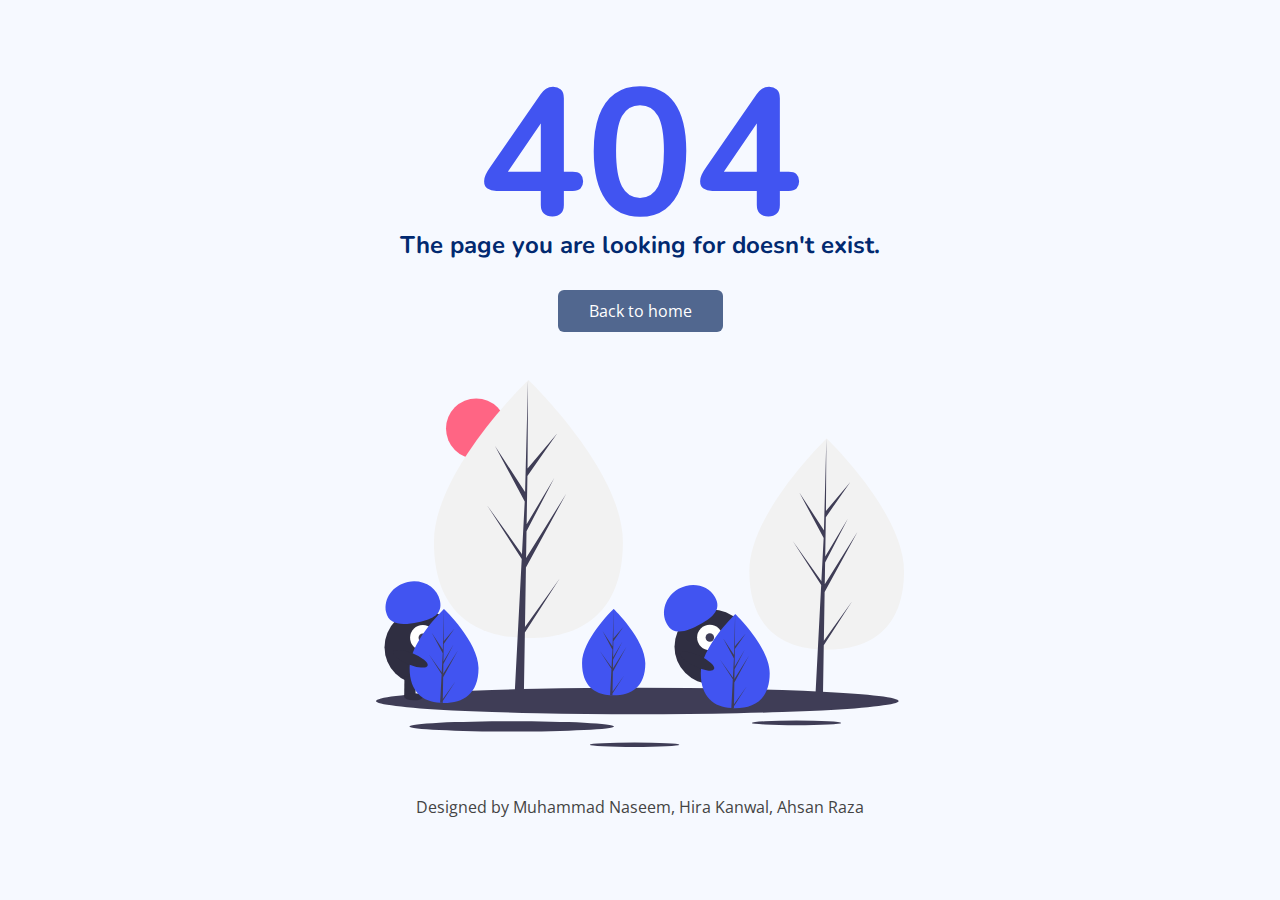
<file: NiceAdmin/pages-error-404.html>
<!DOCTYPE html>
<html lang="en">

<head>
  <meta charset="utf-8">
  <meta content="width=device-width, initial-scale=1.0" name="viewport">

  <title>Pages / Not Found 404 - NiceAdmin Bootstrap Template</title>
  <meta content="" name="description">
  <meta content="" name="keywords">

  <!-- Favicons -->
  <link href="assets/img/favicon.png" rel="icon">
  <link href="assets/img/apple-touch-icon.png" rel="apple-touch-icon">

  <!-- Google Fonts -->
  <link href="https://fonts.gstatic.com" rel="preconnect">
  <link href="https://fonts.googleapis.com/css?family=Open+Sans:300,300i,400,400i,600,600i,700,700i|Nunito:300,300i,400,400i,600,600i,700,700i|Poppins:300,300i,400,400i,500,500i,600,600i,700,700i" rel="stylesheet">

  <!-- Vendor CSS Files -->
  <link href="assets/vendor/bootstrap/css/bootstrap.min.css" rel="stylesheet">
  <link href="assets/vendor/bootstrap-icons/bootstrap-icons.css" rel="stylesheet">
  <link href="assets/vendor/boxicons/css/boxicons.min.css" rel="stylesheet">
  <link href="assets/vendor/quill/quill.snow.css" rel="stylesheet">
  <link href="assets/vendor/quill/quill.bubble.css" rel="stylesheet">
  <link href="assets/vendor/remixicon/remixicon.css" rel="stylesheet">
  <link href="assets/vendor/simple-datatables/style.css" rel="stylesheet">

  <!-- Template Main CSS File -->
  <link href="assets/css/style.css" rel="stylesheet">

</head>

<body>

  <main>
    <div class="container">

      <section class="section error-404 min-vh-100 d-flex flex-column align-items-center justify-content-center">
        <h1>404</h1>
        <h2>The page you are looking for doesn't exist.</h2>
        <a class="btn" href="index.html">Back to home</a>
        <img src="assets/img/not-found.svg" class="img-fluid py-5" alt="Page Not Found">
        <div class="credits">
          Designed by Muhammad Naseem, Hira Kanwal, Ahsan Raza
        </div>
      </section>

    </div>
  </main><!-- End #main -->

  <a href="#" class="back-to-top d-flex align-items-center justify-content-center"><i class="bi bi-arrow-up-short"></i></a>

  <!-- Vendor JS Files -->
  <script src="assets/vendor/apexcharts/apexcharts.min.js"></script>
  <script src="assets/vendor/bootstrap/js/bootstrap.bundle.min.js"></script>
  <script src="assets/vendor/chart.js/chart.umd.js"></script>
  <script src="assets/vendor/echarts/echarts.min.js"></script>
  <script src="assets/vendor/quill/quill.min.js"></script>
  <script src="assets/vendor/simple-datatables/simple-datatables.js"></script>
  <script src="assets/vendor/tinymce/tinymce.min.js"></script>
  <script src="assets/vendor/php-email-form/validate.js"></script>

  <!-- Template Main JS File -->
  <script src="assets/js/main.js"></script>

</body>

</html>
</file>
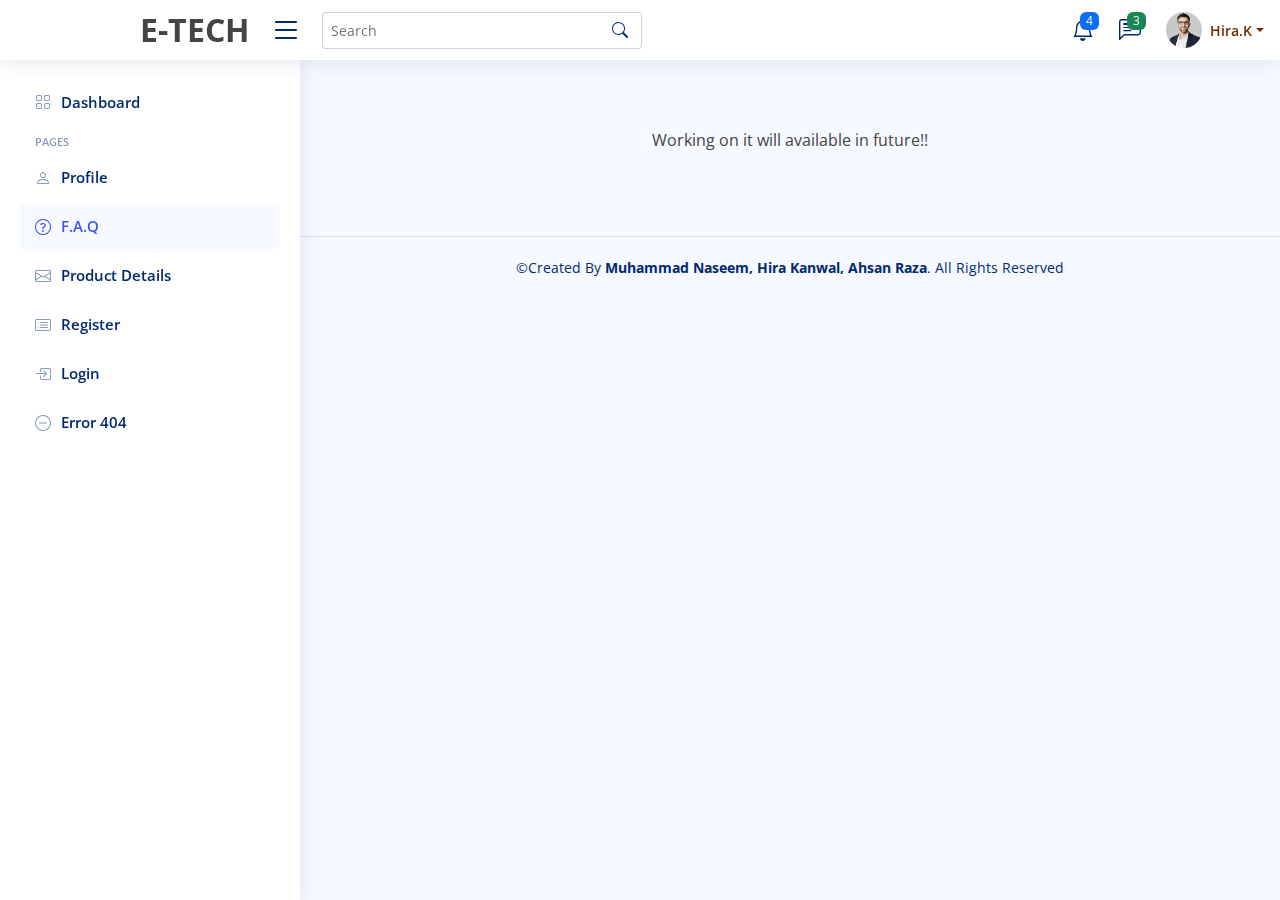
<file: NiceAdmin/pages-faq.html>
<!DOCTYPE html>
<html lang="en">

<head>
  <meta charset="utf-8">
  <meta content="width=device-width, initial-scale=1.0" name="viewport">

  <title>Pages / F.A.Q - E-TECH</title>
  <meta content="" name="description">
  <meta content="" name="keywords">

  <!-- Favicons -->
  <link href="assets/img/favicon.png" rel="icon">
  <link href="assets/img/apple-touch-icon.png" rel="apple-touch-icon">

  <!-- Google Fonts -->
  <link href="https://fonts.gstatic.com" rel="preconnect">
  <link href="https://fonts.googleapis.com/css?family=Open+Sans:300,300i,400,400i,600,600i,700,700i|Nunito:300,300i,400,400i,600,600i,700,700i|Poppins:300,300i,400,400i,500,500i,600,600i,700,700i" rel="stylesheet">

  <!-- Vendor CSS Files -->
  <link href="assets/vendor/bootstrap/css/bootstrap.min.css" rel="stylesheet">
  <link href="assets/vendor/bootstrap-icons/bootstrap-icons.css" rel="stylesheet">
  <link href="assets/vendor/boxicons/css/boxicons.min.css" rel="stylesheet">
  <link href="assets/vendor/quill/quill.snow.css" rel="stylesheet">
  <link href="assets/vendor/quill/quill.bubble.css" rel="stylesheet">
  <link href="assets/vendor/remixicon/remixicon.css" rel="stylesheet">
  <link href="assets/vendor/simple-datatables/style.css" rel="stylesheet">

  <!-- Template Main CSS File -->
  <link href="assets/css/style.css" rel="stylesheet">

</head>

<body>

  <!-- ======= Header ======= -->
  <header id="header" class="header fixed-top d-flex align-items-center">

    <div class="d-flex align-items-center justify-content-between">
      <a href="index.html" class="logo d-flex align-items-center">
        <a href="../index.html" class="logo"><i class="fas fa-shopping-basket"></i>E-TECH</a>
      </a>
      <i class="bi bi-list toggle-sidebar-btn"></i>
    </div><!-- End Logo -->

    <div class="search-bar">
      <form class="search-form d-flex align-items-center" method="POST" action="#">
        <input type="text" name="query" placeholder="Search" title="Enter search keyword">
        <button type="submit" title="Search"><i class="bi bi-search"></i></button>
      </form>
    </div><!-- End Search Bar -->

    <nav class="header-nav ms-auto">
      <ul class="d-flex align-items-center">

        <li class="nav-item d-block d-lg-none">
          <a class="nav-link nav-icon search-bar-toggle " href="#">
            <i class="bi bi-search"></i>
          </a>
        </li><!-- End Search Icon-->

        <li class="nav-item dropdown">

          <a class="nav-link nav-icon" href="#" data-bs-toggle="dropdown">
            <i class="bi bi-bell"></i>
            <span class="badge bg-primary badge-number">4</span>
          </a><!-- End Notification Icon -->

          <ul class="dropdown-menu dropdown-menu-end dropdown-menu-arrow notifications">
            <li class="dropdown-header">
              You have 4 new notifications
              <a href="#"><span class="badge rounded-pill bg-primary p-2 ms-2">View all</span></a>
            </li>
            <li>
              <hr class="dropdown-divider">
            </li>

            <li class="notification-item">
              <i class="bi bi-exclamation-circle text-warning"></i>
              <div>
                <h4>Arrgent</h4>
                <p>A customer has submitted an inquiry about the return policy for a laptop. </p>
                <p>30 min. ago</p>
              </div>
            </li>

            <li>
              <hr class="dropdown-divider">
            </li>

            <li class="notification-item">
              <i class="bi bi-x-circle text-danger"></i>
              <div>
                <h4>Problem</h4>
                <p>A customer has requested a refund for a defective phone.</p>
                <p>1 hr. ago</p>
              </div>
            </li>

            <li>
              <hr class="dropdown-divider">
            </li>

            <li class="notification-item">
              <i class="bi bi-check-circle text-success"></i>
              <div>
                <h4>Confirmation</h4>
                <p> An order has been shipped from the warehouse.</p>
                <p>2 hrs. ago</p>
              </div>
            </li>

            <li>
              <hr class="dropdown-divider">
            </li>

            <li class="notification-item">
              <i class="bi bi-info-circle text-primary"></i>
              <div>
                <h4>Information</h4>
                <p>A customer has asked for help with setting up their new tablet. </p>
                <p>4 hrs. ago</p>
              </div>
            </li>

            <li>
              <hr class="dropdown-divider">
            </li>
            <li class="dropdown-footer">
              <a href="#">Show all notifications</a>
            </li>

          </ul><!-- End Notification Dropdown Items -->

        </li><!-- End Notification Nav -->

        <li class="nav-item dropdown">

          <a class="nav-link nav-icon" href="#" data-bs-toggle="dropdown">
            <i class="bi bi-chat-left-text"></i>
            <span class="badge bg-success badge-number">3</span>
          </a><!-- End Messages Icon -->

          <ul class="dropdown-menu dropdown-menu-end dropdown-menu-arrow messages">
            <li class="dropdown-header">
              You have 3 new messages
              <a href="#"><span class="badge rounded-pill bg-primary p-2 ms-2">View all</span></a>
            </li>
            <li>
              <hr class="dropdown-divider">
            </li>

            <li class="message-item">
              <a href="#">
                <img src="assets/img/messages-1.jpg" alt="" class="rounded-circle">
                <div>
                  <h4>Maria khan</h4>
                  <p>I have received my order. It was so beautiful! Thank you for your service...</p>
                  <p>4 hrs. ago</p>
                </div>
              </a>
            </li>
            <li>
              <hr class="dropdown-divider">
            </li>

            <li class="message-item">
              <a href="#">
                <img src="assets/img/messages-2.jpg" alt="" class="rounded-circle">
                <div>
                  <h4>Anabia khan </h4>
                  <p>Hey i recieved my order it dileverd on time thank you...</p>
                  <p>6 hrs. ago</p>
                </div>
              </a>
            </li>
            <li>
              <hr class="dropdown-divider">
            </li>

            <li class="message-item">
              <a href="#">
                <img src="assets/img/messages-3.jpg" alt="" class="rounded-circle">
                <div>
                  <h4>Noman Khan</h4>
                  <p>i received my things they were Awesome Thank you...</p>
                  <p>8 hrs. ago</p>
                </div>
              </a>
            </li>
            <li>
              <hr class="dropdown-divider">
            </li>

            <li class="dropdown-footer">
              <a href="#">Show all messages</a>
            </li>

          </ul><!-- End Messages Dropdown Items -->

        </li><!-- End Messages Nav -->


        <li class="nav-item dropdown pe-3">

          <a class="nav-link nav-profile d-flex align-items-center pe-0" href="#" data-bs-toggle="dropdown">
            <img src="assets/img/profile-img.jpg" alt="Profile" class="rounded-circle">
            <span class="d-none d-md-block dropdown-toggle ps-2">Hira.K</span>
          </a><!-- End Profile Iamge Icon -->

          <ul class="dropdown-menu dropdown-menu-end dropdown-menu-arrow profile">
            <li class="dropdown-header">
              <h6>Hira Kanwal</h6>
              <span>Web Designer</span>
            </li>
            <li>
              <hr class="dropdown-divider">
            </li>

            <li>
              <a class="dropdown-item d-flex align-items-center" href="users-profile.html">
                <i class="bi bi-person"></i>
                <span>My Profile</span>
              </a>
            </li>
            <li>
              <hr class="dropdown-divider">
            </li>

            <li>
              <a class="dropdown-item d-flex align-items-center" href="users-profile.html">
                <i class="bi bi-gear"></i>
                <span>Account Settings</span>
              </a>
            </li>
            <li>
              <hr class="dropdown-divider">
            </li>

            <li>
              <a class="dropdown-item d-flex align-items-center" href="pages-faq.html">
                <i class="bi bi-question-circle"></i>
                <span>Need Help?</span>
              </a>
            </li>
            <li>
              <hr class="dropdown-divider">
            </li>

            <li>
              <a class="dropdown-item d-flex align-items-center" href="#">
                <i class="bi bi-box-arrow-right"></i>
                <span>Sign Out</span>
              </a>
            </li>

          </ul><!-- End Profile Dropdown Items -->
        </li><!-- End Profile Nav -->

      </ul>
    </nav><!-- End Icons Navigation -->

  </header><!-- End Header -->

  <!-- ======= Sidebar ======= -->
  <aside id="sidebar" class="sidebar">

    <ul class="sidebar-nav" id="sidebar-nav">

      <li class="nav-item">
        <a class="nav-link collapsed" href="index.html">
          <i class="bi bi-grid"></i>
          <span>Dashboard</span>
        </a>
      </li><!-- End Dashboard Nav -->

      <li class="nav-heading">Pages</li>

      <li class="nav-item">
        <a class="nav-link collapsed" href="users-profile.html">
          <i class="bi bi-person"></i>
          <span>Profile</span>
        </a>
      </li><!-- End Profile Page Nav -->

      <li class="nav-item">
        <a class="nav-link " href="pages-faq.html">
          <i class="bi bi-question-circle"></i>
          <span>F.A.Q</span>
        </a>
      </li><!-- End F.A.Q Page Nav -->

      <li class="nav-item">
        <a class="nav-link collapsed" href="pages-product-details.html">
          <i class="bi bi-envelope"></i>
          <span>Product Details</span>
        </a>
      </li><!-- End Contact Page Nav -->

      <li class="nav-item">
        <a class="nav-link collapsed" href="pages-register.html">
          <i class="bi bi-card-list"></i>
          <span>Register</span>
        </a>
      </li><!-- End Register Page Nav -->

      <li class="nav-item">
        <a class="nav-link collapsed" href="pages-login.html">
          <i class="bi bi-box-arrow-in-right"></i>
          <span>Login</span>
        </a>
      </li><!-- End Login Page Nav -->

      <li class="nav-item">
        <a class="nav-link collapsed" href="pages-error-404.html">
          <i class="bi bi-dash-circle"></i>
          <span>Error 404</span>
        </a>
      </li><!-- End Error 404 Page Nav -->

      
    </ul>

  </aside><!-- End Sidebar-->

  <main id="main" class="main">
    <p class="text-center p-5">
      Working on it will available in future!!
    </p>
  </main><!-- End #main -->

  <!-- ======= Footer ======= -->
  <footer id="footer" class="footer">
    <div class="copyright">
      &copy;Created By <strong><span>Muhammad Naseem, Hira Kanwal, Ahsan Raza</span></strong>. All Rights Reserved
    </div>

  </footer><!-- End Footer -->

  <a href="#" class="back-to-top d-flex align-items-center justify-content-center"><i class="bi bi-arrow-up-short"></i></a>

  <!-- Vendor JS Files -->
  <script src="assets/vendor/apexcharts/apexcharts.min.js"></script>
  <script src="assets/vendor/bootstrap/js/bootstrap.bundle.min.js"></script>
  <script src="assets/vendor/chart.js/chart.umd.js"></script>
  <script src="assets/vendor/echarts/echarts.min.js"></script>
  <script src="assets/vendor/quill/quill.min.js"></script>
  <script src="assets/vendor/simple-datatables/simple-datatables.js"></script>
  <script src="assets/vendor/tinymce/tinymce.min.js"></script>
  <script src="assets/vendor/php-email-form/validate.js"></script>

  <!-- Template Main JS File -->
  <script src="assets/js/main.js"></script>

</body>

</html>
</file>
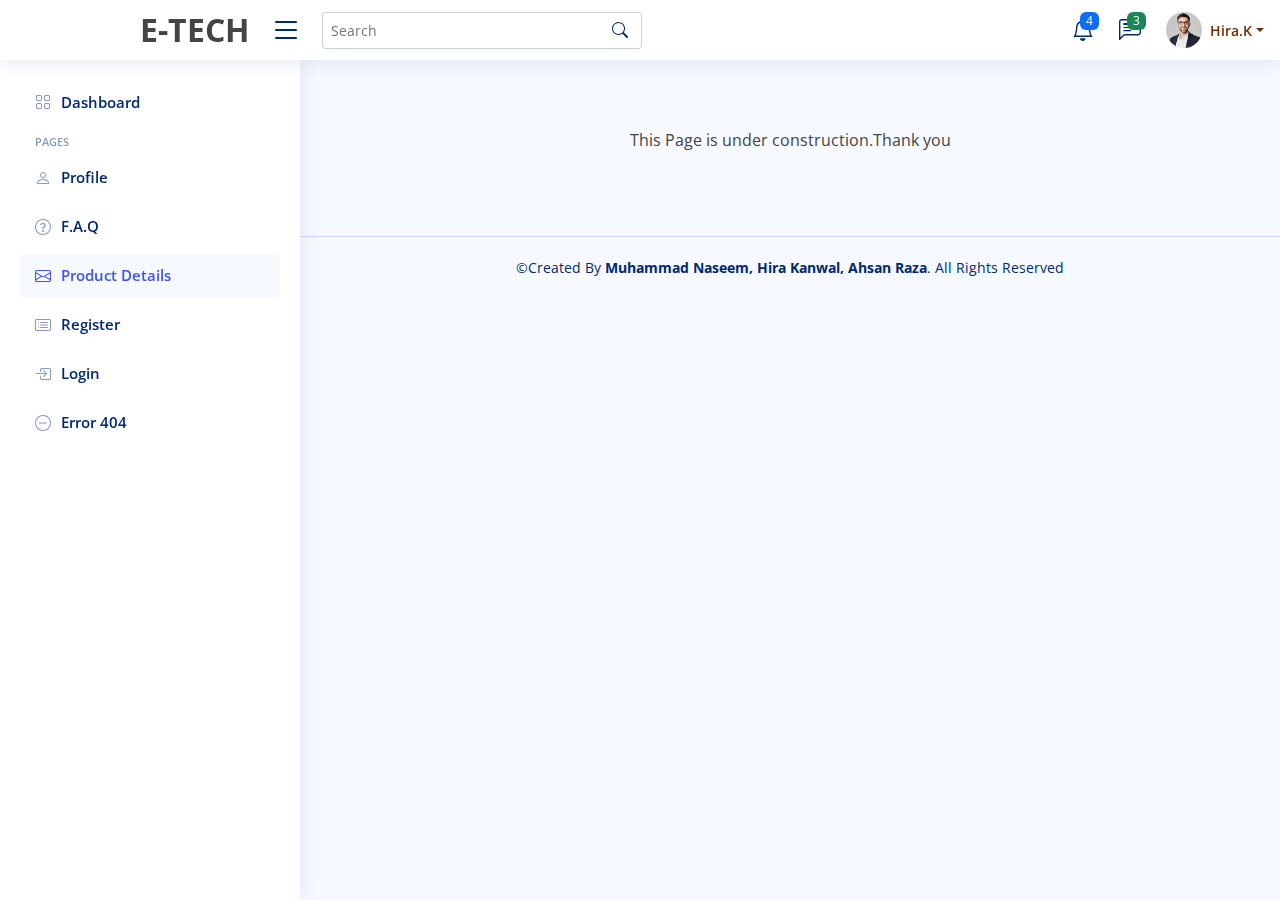
<file: NiceAdmin/pages-product-details.html>
<!DOCTYPE html>
<html lang="en">

<head>
  <meta charset="utf-8">
  <meta content="width=device-width, initial-scale=1.0" name="viewport">

  <title>Pages / Contact - E-TECH</title>
  <meta content="" name="description">
  <meta content="" name="keywords">

  <!-- Favicons -->
  <link href="assets/img/favicon.png" rel="icon">
  <link href="assets/img/apple-touch-icon.png" rel="apple-touch-icon">

  <!-- Google Fonts -->
  <link href="https://fonts.gstatic.com" rel="preconnect">
  <link href="https://fonts.googleapis.com/css?family=Open+Sans:300,300i,400,400i,600,600i,700,700i|Nunito:300,300i,400,400i,600,600i,700,700i|Poppins:300,300i,400,400i,500,500i,600,600i,700,700i" rel="stylesheet">

  <!-- Vendor CSS Files -->
  <link href="assets/vendor/bootstrap/css/bootstrap.min.css" rel="stylesheet">
  <link href="assets/vendor/bootstrap-icons/bootstrap-icons.css" rel="stylesheet">
  <link href="assets/vendor/boxicons/css/boxicons.min.css" rel="stylesheet">
  <link href="assets/vendor/quill/quill.snow.css" rel="stylesheet">
  <link href="assets/vendor/quill/quill.bubble.css" rel="stylesheet">
  <link href="assets/vendor/remixicon/remixicon.css" rel="stylesheet">
  <link href="assets/vendor/simple-datatables/style.css" rel="stylesheet">

  <!-- Template Main CSS File -->
  <link href="assets/css/style.css" rel="stylesheet">

</head>

<body>

  <!-- ======= Header ======= -->
  <header id="header" class="header fixed-top d-flex align-items-center">

    <div class="d-flex align-items-center justify-content-between">
      <a href="../index.html" class="logo d-flex align-items-center">
        <a href="../index.html" class="logo"><i class="fas fa-shopping-basket"></i>E-TECH</a>
      </a>
      <i class="bi bi-list toggle-sidebar-btn"></i>
    </div><!-- End Logo -->

    <div class="search-bar">
      <form class="search-form d-flex align-items-center" method="POST" action="#">
        <input type="text" name="query" placeholder="Search" title="Enter search keyword">
        <button type="submit" title="Search"><i class="bi bi-search"></i></button>
      </form>
    </div><!-- End Search Bar -->

    <nav class="header-nav ms-auto">
      <ul class="d-flex align-items-center">

        <li class="nav-item d-block d-lg-none">
          <a class="nav-link nav-icon search-bar-toggle " href="#">
            <i class="bi bi-search"></i>
          </a>
        </li><!-- End Search Icon-->

        <li class="nav-item dropdown">

          <a class="nav-link nav-icon" href="#" data-bs-toggle="dropdown">
            <i class="bi bi-bell"></i>
            <span class="badge bg-primary badge-number">4</span>
          </a><!-- End Notification Icon -->

          <ul class="dropdown-menu dropdown-menu-end dropdown-menu-arrow notifications">
            <li class="dropdown-header">
              You have 4 new notifications
              <a href="#"><span class="badge rounded-pill bg-primary p-2 ms-2">View all</span></a>
            </li>
            <li>
              <hr class="dropdown-divider">
            </li>

            <li class="notification-item">
              <i class="bi bi-exclamation-circle text-warning"></i>
              <div>
                <h4>Arrgent</h4>
                <p>A customer has submitted an inquiry about the return policy for a laptop. </p>
                <p>30 min. ago</p>
              </div>
            </li>

            <li>
              <hr class="dropdown-divider">
            </li>

            <li class="notification-item">
              <i class="bi bi-x-circle text-danger"></i>
              <div>
                <h4>Problem</h4>
                <p>A customer has requested a refund for a defective phone.</p>
                <p>1 hr. ago</p>
              </div>
            </li>

            <li>
              <hr class="dropdown-divider">
            </li>

            <li class="notification-item">
              <i class="bi bi-check-circle text-success"></i>
              <div>
                <h4>Confirmation</h4>
                <p> An order has been shipped from the warehouse.</p>
                <p>2 hrs. ago</p>
              </div>
            </li>

            <li>
              <hr class="dropdown-divider">
            </li>

            <li class="notification-item">
              <i class="bi bi-info-circle text-primary"></i>
              <div>
                <h4>Information</h4>
                <p>A customer has asked for help with setting up their new tablet. </p>
                <p>4 hrs. ago</p>
              </div>
            </li>

            <li>
              <hr class="dropdown-divider">
            </li>
            <li class="dropdown-footer">
              <a href="#">Show all notifications</a>
            </li>

          </ul><!-- End Notification Dropdown Items -->

        </li><!-- End Notification Nav -->

        <li class="nav-item dropdown">

          <a class="nav-link nav-icon" href="#" data-bs-toggle="dropdown">
            <i class="bi bi-chat-left-text"></i>
            <span class="badge bg-success badge-number">3</span>
          </a><!-- End Messages Icon -->

          <ul class="dropdown-menu dropdown-menu-end dropdown-menu-arrow messages">
            <li class="dropdown-header">
              You have 3 new messages
              <a href="#"><span class="badge rounded-pill bg-primary p-2 ms-2">View all</span></a>
            </li>
            <li>
              <hr class="dropdown-divider">
            </li>

            <li class="message-item">
              <a href="#">
                <img src="assets/img/messages-1.jpg" alt="" class="rounded-circle">
                <div>
                  <h4>Maria khan</h4>
                  <p>I have received my order. It was so beautiful! Thank you for your service...</p>
                  <p>4 hrs. ago</p>
                </div>
              </a>
            </li>
            <li>
              <hr class="dropdown-divider">
            </li>

            <li class="message-item">
              <a href="#">
                <img src="assets/img/messages-2.jpg" alt="" class="rounded-circle">
                <div>
                  <h4>Anabia khan </h4>
                  <p>Hey i recieved my order it dileverd on time thank you...</p>
                  <p>6 hrs. ago</p>
                </div>
              </a>
            </li>
            <li>
              <hr class="dropdown-divider">
            </li>

            <li class="message-item">
              <a href="#">
                <img src="assets/img/messages-3.jpg" alt="" class="rounded-circle">
                <div>
                  <h4>Noman Khan</h4>
                  <p>i received my things they were Awesome Thank you...</p>
                  <p>8 hrs. ago</p>
                </div>
              </a>
            </li>
            <li>
              <hr class="dropdown-divider">
            </li>

            <li class="dropdown-footer">
              <a href="#">Show all messages</a>
            </li>

          </ul><!-- End Messages Dropdown Items -->

        </li><!-- End Messages Nav -->

        <li class="nav-item dropdown pe-3">

          <a class="nav-link nav-profile d-flex align-items-center pe-0" href="#" data-bs-toggle="dropdown">
            <img src="assets/img/profile-img.jpg" alt="Profile" class="rounded-circle">
            <span class="d-none d-md-block dropdown-toggle ps-2">Hira.K</span>
          </a><!-- End Profile Iamge Icon -->

          <ul class="dropdown-menu dropdown-menu-end dropdown-menu-arrow profile">
            <li class="dropdown-header">
              <h6>Hira Kanwal</h6>
              <span>Web Designer</span>
            </li>
            <li>
              <hr class="dropdown-divider">
            </li>

            <li>
              <a class="dropdown-item d-flex align-items-center" href="users-profile.html">
                <i class="bi bi-person"></i>
                <span>My Profile</span>
              </a>
            </li>
            <li>
              <hr class="dropdown-divider">
            </li>

            <li>
              <a class="dropdown-item d-flex align-items-center" href="users-profile.html">
                <i class="bi bi-gear"></i>
                <span>Account Settings</span>
              </a>
            </li>
            <li>
              <hr class="dropdown-divider">
            </li>

            <li>
              <a class="dropdown-item d-flex align-items-center" href="pages-faq.html">
                <i class="bi bi-question-circle"></i>
                <span>Need Help?</span>
              </a>
            </li>
            <li>
              <hr class="dropdown-divider">
            </li>

            <li>
              <a class="dropdown-item d-flex align-items-center" href="#">
                <i class="bi bi-box-arrow-right"></i>
                <span>Sign Out</span>
              </a>
            </li>

          </ul><!-- End Profile Dropdown Items -->
        </li><!-- End Profile Nav -->

      </ul>
    </nav><!-- End Icons Navigation -->

  </header><!-- End Header -->

  <!-- ======= Sidebar ======= -->
  <aside id="sidebar" class="sidebar">

    <ul class="sidebar-nav" id="sidebar-nav">

      <li class="nav-item">
        <a class="nav-link collapsed" href="index.html">
          <i class="bi bi-grid"></i>
          <span>Dashboard</span>
        </a>
      </li><!-- End Dashboard Nav -->

      <li class="nav-heading">Pages</li>

      <li class="nav-item">
        <a class="nav-link collapsed" href="users-profile.html">
          <i class="bi bi-person"></i>
          <span>Profile</span>
        </a>
      </li><!-- End Profile Page Nav -->

      <li class="nav-item">
        <a class="nav-link collapsed" href="pages-faq.html">
          <i class="bi bi-question-circle"></i>
          <span>F.A.Q</span>
        </a>
      </li><!-- End F.A.Q Page Nav -->

      <li class="nav-item">
        <a class="nav-link " href="pages-product-details.html">
          <i class="bi bi-envelope"></i>
          <span>Product Details</span>
        </a>
      </li><!-- End Contact Page Nav -->

      <li class="nav-item">
        <a class="nav-link collapsed" href="pages-register.html">
          <i class="bi bi-card-list"></i>
          <span>Register</span>
        </a>
      </li><!-- End Register Page Nav -->

      <li class="nav-item">
        <a class="nav-link collapsed" href="pages-login.html">
          <i class="bi bi-box-arrow-in-right"></i>
          <span>Login</span>
        </a>
      </li><!-- End Login Page Nav -->

      <li class="nav-item">
        <a class="nav-link collapsed" href="pages-error-404.html">
          <i class="bi bi-dash-circle"></i>
          <span>Error 404</span>
        </a>
      </li><!-- End Error 404 Page Nav -->


    </ul>

  </aside><!-- End Sidebar-->

  <main id="main" class="main">
    <p class="text-center p-5">
      This Page is under construction.Thank you
    </p>
  </main><!-- End #main -->

  <!-- ======= Footer ======= -->
  <footer id="footer" class="footer">
    <div class="copyright">
      &copy;Created By <strong><span>Muhammad Naseem, Hira Kanwal, Ahsan Raza</span></strong>. All Rights Reserved
    </div>
    
  </footer><!-- End Footer -->

  <a href="#" class="back-to-top d-flex align-items-center justify-content-center"><i class="bi bi-arrow-up-short"></i></a>

  <!-- Vendor JS Files -->
  <script src="assets/vendor/apexcharts/apexcharts.min.js"></script>
  <script src="assets/vendor/bootstrap/js/bootstrap.bundle.min.js"></script>
  <script src="assets/vendor/chart.js/chart.umd.js"></script>
  <script src="assets/vendor/echarts/echarts.min.js"></script>
  <script src="assets/vendor/quill/quill.min.js"></script>
  <script src="assets/vendor/simple-datatables/simple-datatables.js"></script>
  <script src="assets/vendor/tinymce/tinymce.min.js"></script>
  <script src="assets/vendor/php-email-form/validate.js"></script>

  <!-- Template Main JS File -->
  <script src="assets/js/main.js"></script>

</body>

</html>
</file>
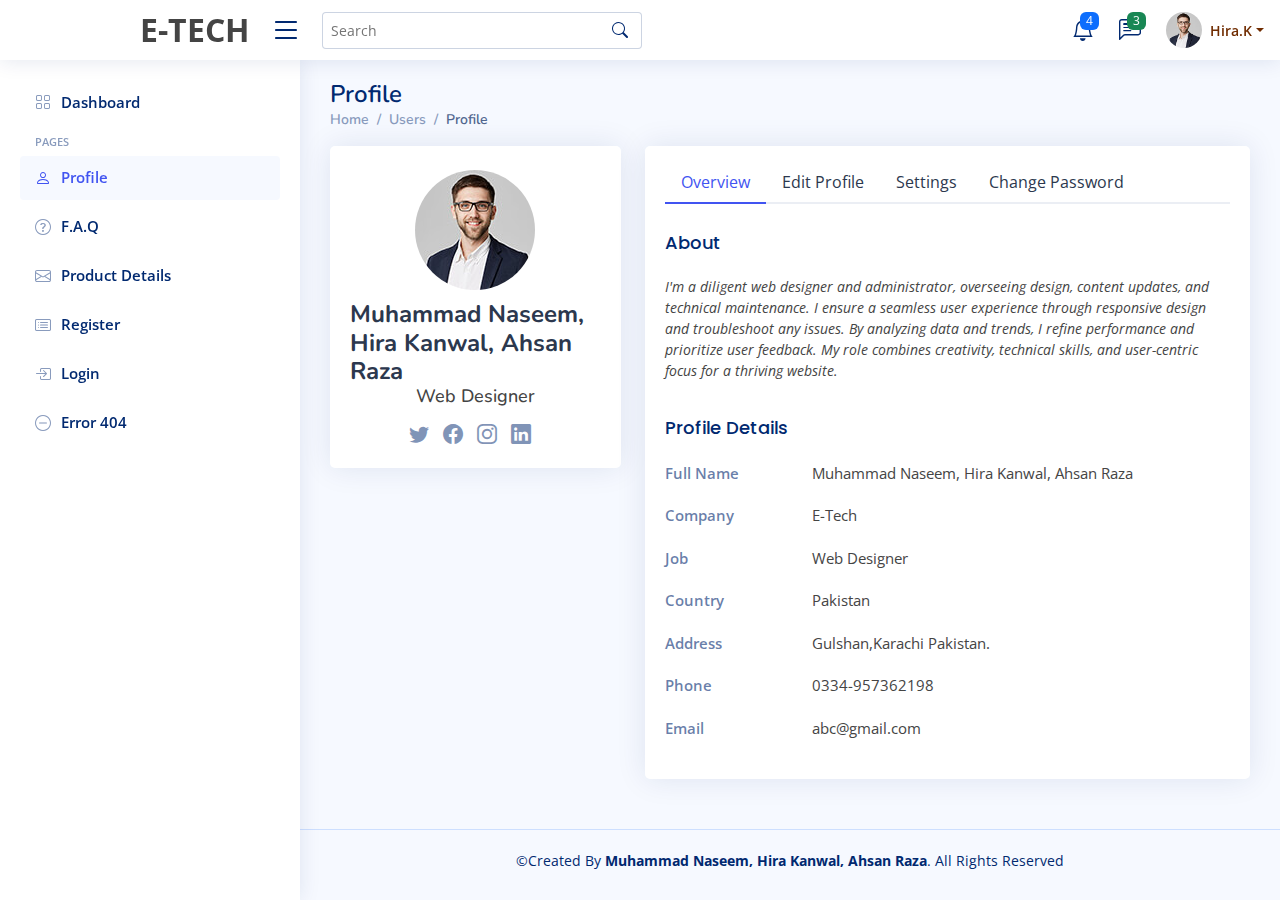
<file: NiceAdmin/users-profile.html>
<!DOCTYPE html>
<html lang="en">

<head>
  <meta charset="utf-8">
  <meta content="width=device-width, initial-scale=1.0" name="viewport">

  <title>Users / Profile - E-TECH</title>
  <meta content="" name="description">
  <meta content="" name="keywords">

  <!-- Favicons -->
  <link href="assets/img/favicon.png" rel="icon">
  <link href="assets/img/apple-touch-icon.png" rel="apple-touch-icon">

  <!-- Google Fonts -->
  <link href="https://fonts.gstatic.com" rel="preconnect">
  <link href="https://fonts.googleapis.com/css?family=Open+Sans:300,300i,400,400i,600,600i,700,700i|Nunito:300,300i,400,400i,600,600i,700,700i|Poppins:300,300i,400,400i,500,500i,600,600i,700,700i" rel="stylesheet">

  <!-- Vendor CSS Files -->
  <link href="assets/vendor/bootstrap/css/bootstrap.min.css" rel="stylesheet">
  <link href="assets/vendor/bootstrap-icons/bootstrap-icons.css" rel="stylesheet">
  <link href="assets/vendor/boxicons/css/boxicons.min.css" rel="stylesheet">
  <link href="assets/vendor/quill/quill.snow.css" rel="stylesheet">
  <link href="assets/vendor/quill/quill.bubble.css" rel="stylesheet">
  <link href="assets/vendor/remixicon/remixicon.css" rel="stylesheet">
  <link href="assets/vendor/simple-datatables/style.css" rel="stylesheet">

  <!-- Template Main CSS File -->
  <link href="assets/css/style.css" rel="stylesheet">

</head>

<body>

  <!-- ======= Header ======= -->
  <header id="header" class="header fixed-top d-flex align-items-center">

    <div class="d-flex align-items-center justify-content-between">
      <a href="index.html" class="logo d-flex align-items-center">
        <a href="../index.html" class="logo"><i class="fas fa-shopping-basket"></i>E-TECH</a>
      </a>
      <i class="bi bi-list toggle-sidebar-btn"></i>
    </div><!-- End Logo -->

    <div class="search-bar">
      <form class="search-form d-flex align-items-center" method="POST" action="#">
        <input type="text" name="query" placeholder="Search" title="Enter search keyword">
        <button type="submit" title="Search"><i class="bi bi-search"></i></button>
      </form>
    </div><!-- End Search Bar -->

    <nav class="header-nav ms-auto">
      <ul class="d-flex align-items-center">

        <li class="nav-item d-block d-lg-none">
          <a class="nav-link nav-icon search-bar-toggle " href="#">
            <i class="bi bi-search"></i>
          </a>
        </li><!-- End Search Icon-->

        <li class="nav-item dropdown">

          <a class="nav-link nav-icon" href="#" data-bs-toggle="dropdown">
            <i class="bi bi-bell"></i>
            <span class="badge bg-primary badge-number">4</span>
          </a><!-- End Notification Icon -->

          <ul class="dropdown-menu dropdown-menu-end dropdown-menu-arrow notifications">
            <li class="dropdown-header">
              You have 4 new notifications
              <a href="#"><span class="badge rounded-pill bg-primary p-2 ms-2">View all</span></a>
            </li>
            <li>
              <hr class="dropdown-divider">
            </li>

            <li class="notification-item">
              <i class="bi bi-exclamation-circle text-warning"></i>
              <div>
                <h4>Arrgent</h4>
                <p>A customer has submitted an inquiry about the return policy for a laptop. </p>
                <p>30 min. ago</p>
              </div>
            </li>

            <li>
              <hr class="dropdown-divider">
            </li>

            <li class="notification-item">
              <i class="bi bi-x-circle text-danger"></i>
              <div>
                <h4>Problem</h4>
                <p>A customer has requested a refund for a defective phone.</p>
                <p>1 hr. ago</p>
              </div>
            </li>

            <li>
              <hr class="dropdown-divider">
            </li>

            <li class="notification-item">
              <i class="bi bi-check-circle text-success"></i>
              <div>
                <h4>Confirmation</h4>
                <p> An order has been shipped from the warehouse.</p>
                <p>2 hrs. ago</p>
              </div>
            </li>

            <li>
              <hr class="dropdown-divider">
            </li>

            <li class="notification-item">
              <i class="bi bi-info-circle text-primary"></i>
              <div>
                <h4>Information</h4>
                <p>A customer has asked for help with setting up their new tablet. </p>
                <p>4 hrs. ago</p>
              </div>
            </li>

            <li>
              <hr class="dropdown-divider">
            </li>
            <li class="dropdown-footer">
              <a href="#">Show all notifications</a>
            </li>

          </ul><!-- End Notification Dropdown Items -->

        </li><!-- End Notification Nav -->

        <li class="nav-item dropdown">

          <a class="nav-link nav-icon" href="#" data-bs-toggle="dropdown">
            <i class="bi bi-chat-left-text"></i>
            <span class="badge bg-success badge-number">3</span>
          </a><!-- End Messages Icon -->

          <ul class="dropdown-menu dropdown-menu-end dropdown-menu-arrow messages">
            <li class="dropdown-header">
              You have 3 new messages
              <a href="#"><span class="badge rounded-pill bg-primary p-2 ms-2">View all</span></a>
            </li>
            <li>
              <hr class="dropdown-divider">
            </li>

            <li class="message-item">
              <a href="#">
                <img src="assets/img/messages-1.jpg" alt="" class="rounded-circle">
                <div>
                  <h4>Maria khan</h4>
                  <p>I have received my order. It was so beautiful! Thank you for your service...</p>
                  <p>4 hrs. ago</p>
                </div>
              </a>
            </li>
            <li>
              <hr class="dropdown-divider">
            </li>

            <li class="message-item">
              <a href="#">
                <img src="assets/img/messages-2.jpg" alt="" class="rounded-circle">
                <div>
                  <h4>Anabia khan </h4>
                  <p>Hey i recieved my order it dileverd on time thank you...</p>
                  <p>6 hrs. ago</p>
                </div>
              </a>
            </li>
            <li>
              <hr class="dropdown-divider">
            </li>

            <li class="message-item">
              <a href="#">
                <img src="assets/img/messages-3.jpg" alt="" class="rounded-circle">
                <div>
                  <h4>Noman Khan</h4>
                  <p>i received my things they were Awesome Thank you...</p>
                  <p>8 hrs. ago</p>
                </div>
              </a>
            </li>
            <li>
              <hr class="dropdown-divider">
            </li>

            <li class="dropdown-footer">
              <a href="#">Show all messages</a>
            </li>

          </ul><!-- End Messages Dropdown Items -->

        </li><!-- End Messages Nav -->
        <li class="nav-item dropdown pe-3">

          <a class="nav-link nav-profile d-flex align-items-center pe-0" href="#" data-bs-toggle="dropdown">
            <img src="assets/img/profile-img.jpg" alt="Profile" class="rounded-circle">
            <span class="d-none d-md-block dropdown-toggle ps-2">Hira.K</span>
          </a><!-- End Profile Iamge Icon -->

          <ul class="dropdown-menu dropdown-menu-end dropdown-menu-arrow profile">
            <li class="dropdown-header">
              <h6>Hira Kanwal</h6>
              <span>Web Designer</span>
            </li>
            <li>
              <hr class="dropdown-divider">
            </li>

            <li>
              <a class="dropdown-item d-flex align-items-center" href="users-profile.html">
                <i class="bi bi-person"></i>
                <span>My Profile</span>
              </a>
            </li>
            <li>
              <hr class="dropdown-divider">
            </li>

            <li>
              <a class="dropdown-item d-flex align-items-center" href="users-profile.html">
                <i class="bi bi-gear"></i>
                <span>Account Settings</span>
              </a>
            </li>
            <li>
              <hr class="dropdown-divider">
            </li>

            <li>
              <a class="dropdown-item d-flex align-items-center" href="pages-faq.html">
                <i class="bi bi-question-circle"></i>
                <span>Need Help?</span>
              </a>
            </li>
            <li>
              <hr class="dropdown-divider">
            </li>

            <li>
              <a class="dropdown-item d-flex align-items-center" href="#">
                <i class="bi bi-box-arrow-right"></i>
                <span>Sign Out</span>
              </a>
            </li>

          </ul><!-- End Profile Dropdown Items -->
        </li><!-- End Profile Nav -->

      </ul>
    </nav><!-- End Icons Navigation -->

  </header><!-- End Header -->

  <!-- ======= Sidebar ======= -->
  <aside id="sidebar" class="sidebar">

    <ul class="sidebar-nav" id="sidebar-nav">

      <li class="nav-item">
        <a class="nav-link collapsed" href="index.html">
          <i class="bi bi-grid"></i>
          <span>Dashboard</span>
        </a>
      </li><!-- End Dashboard Nav -->

      <li class="nav-heading">Pages</li>

      <li class="nav-item">
        <a class="nav-link " href="users-profile.html">
          <i class="bi bi-person"></i>
          <span>Profile</span>
        </a>
      </li><!-- End Profile Page Nav -->

      <li class="nav-item">
        <a class="nav-link collapsed" href="pages-faq.html">
          <i class="bi bi-question-circle"></i>
          <span>F.A.Q</span>
        </a>
      </li><!-- End F.A.Q Page Nav -->

      <li class="nav-item">
        <a class="nav-link collapsed" href="pages-product-details.html">
          <i class="bi bi-envelope"></i>
          <span>Product Details</span>
        </a>
      </li><!-- End Contact Page Nav -->

      <li class="nav-item">
        <a class="nav-link collapsed" href="pages-register.html">
          <i class="bi bi-card-list"></i>
          <span>Register</span>
        </a>
      </li><!-- End Register Page Nav -->

      <li class="nav-item">
        <a class="nav-link collapsed" href="pages-login.html">
          <i class="bi bi-box-arrow-in-right"></i>
          <span>Login</span>
        </a>
      </li><!-- End Login Page Nav -->

      <li class="nav-item">
        <a class="nav-link collapsed" href="pages-error-404.html">
          <i class="bi bi-dash-circle"></i>
          <span>Error 404</span>
        </a>
      </li><!-- End Error 404 Page Nav -->

      
    </ul>

  </aside><!-- End Sidebar-->

  <main id="main" class="main">

    <div class="pagetitle">
      <h1>Profile</h1>
      <nav>
        <ol class="breadcrumb">
          <li class="breadcrumb-item"><a href="index.html">Home</a></li>
          <li class="breadcrumb-item">Users</li>
          <li class="breadcrumb-item active">Profile</li>
        </ol>
      </nav>
    </div><!-- End Page Title -->

    <section class="section profile">
      <div class="row">
        <div class="col-xl-4">

          <div class="card">
            <div class="card-body profile-card pt-4 d-flex flex-column align-items-center">

              <img src="assets/img/profile-img.jpg" alt="Profile" class="rounded-circle">
              <h2>Muhammad Naseem, Hira Kanwal, Ahsan Raza</h2>
              <h3>Web Designer</h3>
              <div class="social-links mt-2">
                <a href="#" class="twitter"><i class="bi bi-twitter"></i></a>
                <a href="#" class="facebook"><i class="bi bi-facebook"></i></a>
                <a href="#" class="instagram"><i class="bi bi-instagram"></i></a>
                <a href="#" class="linkedin"><i class="bi bi-linkedin"></i></a>
              </div>
            </div>
          </div>

        </div>

        <div class="col-xl-8">

          <div class="card">
            <div class="card-body pt-3">
              <!-- Bordered Tabs -->
              <ul class="nav nav-tabs nav-tabs-bordered">

                <li class="nav-item">
                  <button class="nav-link active" data-bs-toggle="tab" data-bs-target="#profile-overview">Overview</button>
                </li>

                <li class="nav-item">
                  <button class="nav-link" data-bs-toggle="tab" data-bs-target="#profile-edit">Edit Profile</button>
                </li>

                <li class="nav-item">
                  <button class="nav-link" data-bs-toggle="tab" data-bs-target="#profile-settings">Settings</button>
                </li>

                <li class="nav-item">
                  <button class="nav-link" data-bs-toggle="tab" data-bs-target="#profile-change-password">Change Password</button>
                </li>

              </ul>
              <div class="tab-content pt-2">

                <div class="tab-pane fade show active profile-overview" id="profile-overview">
                  <h5 class="card-title">About</h5>
                  <p class="small fst-italic">I'm a diligent web designer and administrator, overseeing design, content updates, and technical maintenance. I ensure a seamless user experience through responsive design and troubleshoot any issues. By analyzing data and trends, I refine performance and prioritize user feedback. My role combines creativity, technical skills, and user-centric focus for a thriving website.</p>

                  <h5 class="card-title">Profile Details</h5>

                  <div class="row">
                    <div class="col-lg-3 col-md-4 label ">Full Name</div>
                    <div class="col-lg-9 col-md-8">Muhammad Naseem, Hira Kanwal, Ahsan Raza</div>
                  </div>

                  <div class="row">
                    <div class="col-lg-3 col-md-4 label">Company</div>
                    <div class="col-lg-9 col-md-8">E-Tech</div>
                  </div>

                  <div class="row">
                    <div class="col-lg-3 col-md-4 label">Job</div>
                    <div class="col-lg-9 col-md-8">Web Designer</div>
                  </div>

                  <div class="row">
                    <div class="col-lg-3 col-md-4 label">Country</div>
                    <div class="col-lg-9 col-md-8">Pakistan</div>
                  </div>

                  <div class="row">
                    <div class="col-lg-3 col-md-4 label">Address</div>
                    <div class="col-lg-9 col-md-8">Gulshan,Karachi Pakistan.</div>
                  </div>

                  <div class="row">
                    <div class="col-lg-3 col-md-4 label">Phone</div>
                    <div class="col-lg-9 col-md-8">0334-957362198</div>
                  </div>

                  <div class="row">
                    <div class="col-lg-3 col-md-4 label">Email</div>
                    <div class="col-lg-9 col-md-8">abc@gmail.com</div>
                  </div>

                </div>

                <div class="tab-pane fade profile-edit pt-3" id="profile-edit">

                  <!-- Profile Edit Form -->
                  <form>
                    <div class="row mb-3">
                      <label for="profileImage" class="col-md-4 col-lg-3 col-form-label">Profile Image</label>
                      <div class="col-md-8 col-lg-9">
                        <img src="assets/img/profile-img.jpg" alt="Profile">
                        <div class="pt-2">
                          <a href="#" class="btn btn-primary btn-sm" title="Upload new profile image"><i class="bi bi-upload"></i></a>
                          <a href="#" class="btn btn-danger btn-sm" title="Remove my profile image"><i class="bi bi-trash"></i></a>
                        </div>
                      </div>
                    </div>

                    <div class="row mb-3">
                      <label for="fullName" class="col-md-4 col-lg-3 col-form-label">Full Name</label>
                      <div class="col-md-8 col-lg-9">
                        <input name="fullName" type="text" class="form-control" id="fullName" value="Muhammad Naseem, Hira Kanwal, Ahsan Raza">
                      </div>
                    </div>

                    <div class="row mb-3">
                      <label for="about" class="col-md-4 col-lg-3 col-form-label">About</label>
                      <div class="col-md-8 col-lg-9">
                        <textarea name="about" class="form-control" id="about" style="height: 100px">I'm a diligent web designer and administrator, overseeing design, content updates, and technical maintenance. I ensure a seamless user experience through responsive design and troubleshoot any issues. By analyzing data and trends, I refine performance and prioritize user feedback. My role combines creativity, technical skills, and user-centric focus for a thriving website.</textarea>
                      </div>
                    </div>

                    <div class="row mb-3">
                      <label for="company" class="col-md-4 col-lg-3 col-form-label">Company</label>
                      <div class="col-md-8 col-lg-9">
                        <input name="company" type="text" class="form-control" id="company" value="E-Tech">
                      </div>
                    </div>

                    <div class="row mb-3">
                      <label for="Job" class="col-md-4 col-lg-3 col-form-label">Job</label>
                      <div class="col-md-8 col-lg-9">
                        <input name="job" type="text" class="form-control" id="Job" value="Web Designer">
                      </div>
                    </div>

                    <div class="row mb-3">
                      <label for="Country" class="col-md-4 col-lg-3 col-form-label">Country</label>
                      <div class="col-md-8 col-lg-9">
                        <input name="country" type="text" class="form-control" id="Country" value="Pakistan">
                      </div>
                    </div>

                    <div class="row mb-3">
                      <label for="Address" class="col-md-4 col-lg-3 col-form-label">Address</label>
                      <div class="col-md-8 col-lg-9">
                        <input name="address" type="text" class="form-control" id="Address" value="Gulshan,Karachi Pakistan.">
                      </div>
                    </div>

                    <div class="row mb-3">
                      <label for="Phone" class="col-md-4 col-lg-3 col-form-label">Phone</label>
                      <div class="col-md-8 col-lg-9">
                        <input name="phone" type="text" class="form-control" id="Phone" value="0334-957362198">
                      </div>
                    </div>

                    <div class="row mb-3">
                      <label for="Email" class="col-md-4 col-lg-3 col-form-label">Email</label>
                      <div class="col-md-8 col-lg-9">
                        <input name="email" type="email" class="form-control" id="Email" value="abc@gmail.com">
                      </div>
                    </div>

                    <div class="row mb-3">
                      <label for="Twitter" class="col-md-4 col-lg-3 col-form-label">Twitter Profile</label>
                      <div class="col-md-8 col-lg-9">
                        <input name="twitter" type="text" class="form-control" id="Twitter" value="https://twitter.com/#">
                      </div>
                    </div>

                    <div class="row mb-3">
                      <label for="Facebook" class="col-md-4 col-lg-3 col-form-label">Facebook Profile</label>
                      <div class="col-md-8 col-lg-9">
                        <input name="facebook" type="text" class="form-control" id="Facebook" value="https://facebook.com/#">
                      </div>
                    </div>

                    <div class="row mb-3">
                      <label for="Instagram" class="col-md-4 col-lg-3 col-form-label">Instagram Profile</label>
                      <div class="col-md-8 col-lg-9">
                        <input name="instagram" type="text" class="form-control" id="Instagram" value="https://instagram.com/#">
                      </div>
                    </div>

                    <div class="row mb-3">
                      <label for="Linkedin" class="col-md-4 col-lg-3 col-form-label">Linkedin Profile</label>
                      <div class="col-md-8 col-lg-9">
                        <input name="linkedin" type="text" class="form-control" id="Linkedin" value="https://linkedin.com/#">
                      </div>
                    </div>

                    <div class="text-center">
                      <button type="submit" class="btn btn-primary">Save Changes</button>
                    </div>
                  </form><!-- End Profile Edit Form -->

                </div>

                <div class="tab-pane fade pt-3" id="profile-settings">

                  <!-- Settings Form -->
                  <form>

                    <div class="row mb-3">
                      <label for="fullName" class="col-md-4 col-lg-3 col-form-label">Email Notifications</label>
                      <div class="col-md-8 col-lg-9">
                        <div class="form-check">
                          <input class="form-check-input" type="checkbox" id="changesMade" checked>
                          <label class="form-check-label" for="changesMade">
                            Changes made to your account
                          </label>
                        </div>
                        <div class="form-check">
                          <input class="form-check-input" type="checkbox" id="newProducts" checked>
                          <label class="form-check-label" for="newProducts">
                            Information on new products and services
                          </label>
                        </div>
                        <div class="form-check">
                          <input class="form-check-input" type="checkbox" id="proOffers">
                          <label class="form-check-label" for="proOffers">
                            Marketing and promo offers
                          </label>
                        </div>
                        <div class="form-check">
                          <input class="form-check-input" type="checkbox" id="securityNotify" checked disabled>
                          <label class="form-check-label" for="securityNotify">
                            Security alerts
                          </label>
                        </div>
                      </div>
                    </div>

                    <div class="text-center">
                      <button type="submit" class="btn btn-primary">Save Changes</button>
                    </div>
                  </form><!-- End settings Form -->

                </div>

                <div class="tab-pane fade pt-3" id="profile-change-password">
                  <!-- Change Password Form -->
                  <form>

                    <div class="row mb-3">
                      <label for="currentPassword" class="col-md-4 col-lg-3 col-form-label">Current Password</label>
                      <div class="col-md-8 col-lg-9">
                        <input name="password" type="password" class="form-control" id="currentPassword">
                      </div>
                    </div>

                    <div class="row mb-3">
                      <label for="newPassword" class="col-md-4 col-lg-3 col-form-label">New Password</label>
                      <div class="col-md-8 col-lg-9">
                        <input name="newpassword" type="password" class="form-control" id="newPassword">
                      </div>
                    </div>

                    <div class="row mb-3">
                      <label for="renewPassword" class="col-md-4 col-lg-3 col-form-label">Re-enter New Password</label>
                      <div class="col-md-8 col-lg-9">
                        <input name="renewpassword" type="password" class="form-control" id="renewPassword">
                      </div>
                    </div>

                    <div class="text-center">
                      <button type="submit" class="btn btn-primary">Change Password</button>
                    </div>
                  </form><!-- End Change Password Form -->

                </div>

              </div><!-- End Bordered Tabs -->

            </div>
          </div>

        </div>
      </div>
    </section>

  </main><!-- End #main -->

  <!-- ======= Footer ======= -->
  <footer id="footer" class="footer">
    <div class="copyright">
      &copy;Created By <strong><span>Muhammad Naseem, Hira Kanwal, Ahsan Raza</span></strong>. All Rights Reserved
    </div>
  </footer><!-- End Footer -->

  <a href="#" class="back-to-top d-flex align-items-center justify-content-center"><i class="bi bi-arrow-up-short"></i></a>

  <!-- Vendor JS Files -->
  <script src="assets/vendor/apexcharts/apexcharts.min.js"></script>
  <script src="assets/vendor/bootstrap/js/bootstrap.bundle.min.js"></script>
  <script src="assets/vendor/chart.js/chart.umd.js"></script>
  <script src="assets/vendor/echarts/echarts.min.js"></script>
  <script src="assets/vendor/quill/quill.min.js"></script>
  <script src="assets/vendor/simple-datatables/simple-datatables.js"></script>
  <script src="assets/vendor/tinymce/tinymce.min.js"></script>
  <script src="assets/vendor/php-email-form/validate.js"></script>

  <!-- Template Main JS File -->
  <script src="assets/js/main.js"></script>

</body>

</html>
</file>
<file: CSS/style.css>
@import url('https://fonts.googleapis.com/css2?family=Poppins:wght@100;300;400;500;600&display=swap');
:root{
      --orange:#ff7800;
      --black:#130f40;
      --light-color:#666;
      --box-shadow:0 .5rem 1.5rem rgba(0,0,0,.1);
      --border:.2rem solid  rgba(0,0,0,.1);
      --outline:.1rem solid  rgba(0,0,0,.1);
      --outline-hover:.2rem solid var(--black);
}
*{
    
font-family: 'Poppins', sans-serif;
padding: 0;margin: 0;
box-sizing: border-box;
outline: none;
border: none;
text-decoration: none;
text-transform: capitalize;
transition: all .2s linear;

}
html{
    font-size: 62.5%;
    overflow-x: hidden;
    scroll-behavior: smooth;
    scroll-padding-top: 7rem;
}
body{
    background: #eee;
}
section{
    padding: 2rem 9%;
}
.heading{
    text-align: center;
    padding: 2rem 0;
    padding-bottom: 3rem;
    font-size: 3.5rem;
    color: var(--black);
}
.heading span{
    background: var(--orange);
    color: #fff;
    display: inline-block;
    padding: .5rem 3rem;
    clip-path: polygon(100% 0,93% 50%,100% 99%,0% 100%,7% 50%,0% 0%);
}
.btn{
    margin-top: 1rem;
    display: inline-block;
    padding: .8rem 3rem;
    font-size: 1.7rem;
    border-radius: .5rem;
    border: .2rem solid var(--black);
    color:var(--black);
    cursor: pointer;
    background: none;
}
.btn:hover{
    background: var(--orange);
    color: #fff;
}

.header{
    position: fixed;
    top: 0;left: 0;right: 0;
    z-index: 1000;
    display: flex;
    align-items: center;
    justify-content: space-between;
    padding: 2rem 9%;
    background: #fff;
    box-shadow: var(--box-shadow);

}
.header .logo{
    font-size: 2.5rem;
    font-weight: bolder;
    color: var(--black);
}
.header .logo i{
    color: var(--orange);
}
.header a{
    text-decoration: none;
}
.header .navbar a{
    font-size: 1.7rem;
    margin: 0 1rem;
    color: var(--black);
    text-decoration: none;
}
.header .navbar a:hover{
    color: var(--orange);
}
.header .icons div{
    height: 4.5rem;
    width: 4.5rem;
    line-height: 4.5rem;
    border-radius: 0.5rem;
    background: #eee;
    color: var(--black);
    font-size: 2rem;
    margin-left: .3rem;
    text-align: center;
    cursor: pointer;

}
.header .icons a{
    height: 4.5rem;
    width: 4.5rem;
    line-height: 4.5rem;
    border-radius: 0.5rem;
    background: #eee;
    color: var(--black);
    font-size: 2rem;
    margin-left: .3rem;
    text-align: center;
    cursor: pointer;

}
.header .icons div:hover{
    background: var(--orange);
    color: #fff;
}
#menu-btn{
    display: none;
}
.header .search-form{
    position: absolute;
    top: 110%;
    right: -110%;
    width: 50rem;
    height: 5rem;
    background: #fff;
    border-radius: 0.5rem;
    overflow: hidden;
    display: flex;
    align-items: center;
    box-shadow: var(--box-shadow);
}
.header .search-form.active{
    right: 2rem;
    transition: .4s linear;
}

.header .search-form input{
    height: 100%;
    width: 100%;
    background: none;
    text-transform: none;
    font-size: 1.6rem;
    color: var(--black);
    padding: 0 1.5rem;
}
.header .search-form label{
    font-size: 2.2rem;
    padding-right: 1.5rem;
    color: var(--black);
    cursor: pointer;
}
.header .search-form label:hover{
    color: var(--orange);
}
.header .shopping-cart{
    position: absolute;
    top: 110%;right: -110%;
    padding: 1rem;
    border-radius: .5rem;
    box-shadow: var(--box-shadow);
    width: 35rem;
    background: #fff;
}
.header .shopping-cart.active{
    right: 2rem;
    transition: .4s linear;
}
.header .shopping-cart .box{
    display: flex;
    align-items: center;
    gap: 1rem;
    position: relative;
    margin: 1rem 0;
}
.header .shopping-cart .box img{
height: 10rem;
}
.header .shopping-cart .box .fa-trash{
    font-size: 2rem;
    position: absolute;
    top: 50%;right: 2rem;
    cursor: pointer;
    color: var(--light-color);
    transform: translate(-50%);
}
.header .shopping-cart .box .fa-trash:hover{
    color: var(--orange);
}
.header .shopping-cart .box .content h3{
    color: var(--black);
    font-size: 1.5rem;
    padding-bottom: 1rem;
}
.header .shopping-cart .box .content span{
    color: var(--light-color);
    font-size: 1.6rem;
}
.header .shopping-cart .box .content .quantity{
    padding-left: 1rem;
}
.header .shopping-cart .total{
    font-size: 2.5rem;
    padding: 1rem 0;
    text-align: center;
    color: var(--black);
}
.header .shopping-cart .btn{
    display: block;
    text-align: center;
    margin: 1rem;
}
.header .login-form{
    position: absolute;
    top: 110%;right: -110%;
    width: 30rem;
    box-shadow: var(--box-shadow);
    padding: 2rem;
    border-radius: .5rem;
    background: #fff;
    text-align: center;
}
.header .login-form.active{
    right: 2rem;
    transition: .4s linear;
}

.header .login-form h3{
    font-size: 2.5rem;
    text-transform: uppercase;
    color: var(--black);
}
.header .login-form .box{
    width: 100%;
    margin: .7rem 0;
    background: #eee;
    border-radius: .5rem;
    padding: 1rem;
    font-size: 1.6rem;
    color: var(--black);
    text-transform: none;
}
.header .login-form p{
    font-size: 1.4rem;
    padding: .5rem 0;
    color: var(--light-color);
}
.header .login-form p a{
    color: var(--orange);
    text-decoration: underline;
}

/* ###################section################### */
main, .footer{
    position: relative;
    top: 8rem;
}
.home{
    display: flex;
    align-items: center;
    justify-content: center;
    background: url(../assets/IMAGE/home-bg.jpg) no-repeat;
    background-position: center;
    background-size: cover;
    padding-top: 17rem;
    padding-bottom: 10rem;
}

.home .content{
    text-align: center;
    width: 60rem;
}
.home .content h3{
    color: var(--black);
    font-size: 3rem;
}
.home .content h3 span{
    color: var(--orange);
}

.home .content p{
    color: var(--light-color);
    font-size: 1.7rem;
    padding: 1rem 0;
    line-height: 1.8;
}
.features .box-container{
    display: grid;
    grid-template-columns: repeat(auto-fit,minmax(30rem,1fr));
    gap: 1.5rem;

}

.features .box-container .box{
    padding: 3rem 2rem;
    background: #fff;
    outline: var(--outline);
    outline-offset: -1rem;
    text-align: center;
    box-shadow: var(--box-shadow);
} 
.features .box-container .box:hover{
outline: var(--outline-hover);
outline-offset: 0rem;

}
.features .box-container .box img{
    margin: 1rem 0;
    height: 15rem;

}
.features .box-container .box h3{
    font-size: 2.5rem;
    line-height: 1.8;
    color: var(--black);
}
.features .box-container .box P{
    font-size: 1.5rem;
    line-height: 1.8;
    color: var(--light-color);
    padding:1rem 0 ;
}
.products .product-slider{
    padding: 1rem;
}
.products .product-slider:first-child {
    margin-bottom: 2rem;
}
.products .product-slider .box{
  background: #fff;
  border-radius: .5rem;
  text-align: center;
  padding: 3rem 2rem;
  outline-offset: -1rem;
  outline: var(--outline);
  box-shadow: var(--box-shadow);
  transition: .2s linear;


}
.products .product-slider .box:hover{
    outline-offset: 0rem;
    outline: var(--outline-hover);
}
.products .product-slider .box img{
    height: 20rem;
}
.products .product-slider .box h3{
    font-size: 2.5rem;
    color: var(--black);
}
.products .product-slider .box .price{
    font-size:2rem ;
    color: var(--light-color);
    padding: .5rem 0;
}
.products .product-slider .box .stars i{
    font-size: 1.7rem;
    color: var(--orange);
    padding: .5rem 0;
}

/* ##################categories####################### */
.categories .box-container{
    display: grid;
    grid-template-columns: repeat(auto-fit,minmax(30rem,1fr));
    gap: 1.5rem;
}
.categories .box-container .box{
    padding: 3rem 2rem;
    border-radius: .5rem;
    background: #fff;
    box-shadow: var(--box-shadow);
    outline: var(--outline);
    outline-offset: -1rem;
    text-align: center;
}
.categories .box-container .box:hover{
    outline: var(--outline-hover);
    outline-offset: 0rem;
}
.categories .box-container .box img{
    margin: 1rem 0;
    height: 15rem;

}
.categories .box-container .box h3{
    font-size: 2rem;
    color: var(--black);
    line-height: 1.8;
}
.categories .box-container .box p{
    font-size: 1.7;
    color: var(--light-color);
    line-height: 1.8;
    padding: 1rem 0;
}

.review .review-slider{
    padding: 1rem;
}
.review .review-slider .box{
    padding: 3rem 2rem;
    border-radius: .5rem;
    background: #fff;
    box-shadow: var(--box-shadow);
    outline: var(--outline);
    outline-offset: -1rem;
    text-align: center;
}
.review .review-slider .box:hover{
    outline: var(--outline-hover);
    outline-offset: 0rem;  
}
.review .review-slider .box img{
    height: 10rem;
    width: 10rem;
    border-radius: 50%;
}
.review .review-slider .box p{
    padding: 1rem 0;
    line-height: 1.8;
    color:var(--light-color);
    font-size: 1.5rem;
}
.review .review-slider .box h3{
    padding-bottom:.5rem;
    color:var(--black);
    font-size: 2.2rem;
}
.review .review-slider .box .stars i{
    color: var(--orange);
    font-size: 1.7rem;
}

/* ###################blogs$%%%%%%%%%%%%%%%%%%%%%%%%%%%%% */
.blogs .box-container{
    display: grid;
    grid-template-columns: repeat(auto-fit,minmax(30rem,1fr));
    gap: 1.5rem;
}
.blogs .box-container .box{
    overflow: hidden;
    border-radius: .5rem;
    box-shadow: var(--box-shadow);
    background: #fff; 
          
}
.blogs .box-container .box img{
    height: 25rem;
    width: 100%;
    object-fit: cover;
}

.blogs .box-container .box .content{
    padding: 2rem;
}
.blogs .box-container .box .content .icons{
    display: flex;
    align-items: center;
    justify-content: space-between;
    padding-bottom: 1.5rem;
    margin-bottom: 1rem;
    border-bottom: var(--border);
}
.blogs .box-container .box .content .icons a{
    color: var(--light-color);
    font-size: 1.5rem;
}
.blogs .box-container .box .content .icons a:hover{
    color: var(--black);
}
.blogs .box-container .box .content .icons a i{
    color: var(--orange);
    padding-right: .5rem;
}
.blogs .box-container .box .content h3{
    line-height: 1.8;
    color: var(--black);
    font-size: 2.2rem;
    padding: .5rem 0;

}

.blogs .box-container .box .content p{
    line-height: 1.8;
    color: var(--light-color);
    font-size: 1.5rem;
    padding: .5rem 0;
    
}

.footer{
    background: #fff;
    padding: 2rem 9%;
}
.footer .box-container{
    display: grid;
    grid-template-columns: repeat(auto-fit,minmax(30rem,1fr));
    gap: 1.5rem;
}
.footer .box-container .box h3{
    font-size: 2.5rem;
    color: var(--black);
    padding: 1rem 0;
}
.footer .box-container .box h3 i{
    color: var(--orange);
}
.footer .box-container .box .links{
    display: block;
    font-size: 1.5rem;
    color: var(--light-color);
    padding: 1rem 0;
}
.footer .box-container .box .links i{
    color: var(--orange);
    padding-right: .5rem;
}
.footer .box-container .box .links:hover i{
    padding-right: 2rem;
}

.footer .box-container .box p{
    line-height: 1.8;
    font-size: 1.5rem;
    color: var(--light-color);
    padding: 1rem 0;
}
.footer .box-container .box .share a{
    height: 4rem;
    width: 4rem;
    line-height: 4rem;
    border-radius: .5rem;
    font-size: 2rem;
    color: var(--black);
    margin-left: .2rem;
    background: #eee;
    text-align: center;
}
.footer .box-container .box .share a:hover{
    background: var(--orange);
    color: #fff;
}
.footer .box-container .box .email{
    width: 100%;
    margin: .7rem 0;
    padding: 1rem;
    border-radius: .5rem;
    background: #eee;
    font-size: 1.6rem;
    color: var(--black);
    text-transform: none;
}
.footer .box-container .box .payment-img{
    margin-top: 2rem;
    height: 3rem;
}
.footer .credit{
    text-align: center;
    margin-top: 2rem;
    padding: 2rem;
    padding-top: 2.5rem;
    font-size: 2rem;
    color: var(--black);
    border-top: var(--border);
}
.footer .credit span{
    color: var(--orange);
}

/* ##############home section 2###################################333 */
.home-2{
    display: flex;
    align-items: center;
    justify-content: center;
    background: url(../IMAGE/banner-bg.webp) no-repeat;
    background-position: center;
    background-size: cover;
    padding-top: 17rem;
    padding-bottom: 10rem;
}

.home-2 .content{
    text-align: center;
    width: 60rem;
}
.home-2 .content h3{
    color: var(--black);
    font-size: 3rem;
}
.home-2 .content h3 span{
    color: var(--orange);
}

.home-2 .content p{
    color: var(--light-color);
    font-size: 1.7rem;
    padding: 1rem 0;
    line-height: 1.8;
}

/* products styling */
.products-2 .box-container {
    display: grid;
    grid-template-columns: repeat(auto-fit, minmax(26rem, 1fr));
    gap: 1.5rem;
}

.products-2 .box-container .box-2 {
    padding: 3rem 2rem;
    border-radius: 0.5rem;
    background: #fff;
    box-shadow: var(--box-shadow);
    outline: var(--outline);
    outline-offset: -1rem;
    text-align: center;
}

.products-2 .box-container .box-2:hover {
    outline-offset: 0rem;
}

.products-2 .box-container .box-2 img {
    margin: 1rem 0;
    height: 15rem;
}

.products-2 .box-container .box-2 h3 {
    font-size: 2rem;
    color: var(--black);
    line-height: 1.8;
}

.products-2 .box-2 .price {
    font-size: 2rem;
    color: var(--light-color);
    padding: 0.5rem 0;
}

.products-2 .box-2 .stars i {
    font-size: 1.7rem;
    color: var(--orange);
    padding: 0.5rem 0;
}














/*   #####################Media queries######################## */
@media (max-width:991px){
    html{
        font-size: 55%;
    }
    .header{
        padding: 2rem;
    }
    section{
        padding: 2rem ;
    }
    footer{
        padding: 2rem ;
    }
}
@media (max-width:768px){
    #menu-btn{
        display: inline-block;
    }
    .header .search-form{
        width: 90%;
    }
    .header .navbar{
        position: absolute;
        top: 110%;
        right: -110%;
        width: 30rem;
        box-shadow: var(--box-shadow);
        background: #fff;
    }
    .header .navbar.active{
        right: 2rem;
        transition: .4s linear; 
    }
    .header .navbar a{
        font-size: 2rem;
        margin: 2rem 2.5rem;
        display: block;
    }
}
@media (max-width:450px){
    html{
        font-size: 50%;
    }
    .heading{
        font-size: 2.5rem;
    }
    .footer{
        text-align: center;
    }
}
</file>
<file: NiceAdmin/assets/vendor/quill/quill.snow.css>
/*!
 * Quill Editor v1.3.7
 * https://quilljs.com/
 * Copyright (c) 2014, Jason Chen
 * Copyright (c) 2013, salesforce.com
 */
.ql-container {
  box-sizing: border-box;
  font-family: Helvetica, Arial, sans-serif;
  font-size: 13px;
  height: 100%;
  margin: 0px;
  position: relative;
}
.ql-container.ql-disabled .ql-tooltip {
  visibility: hidden;
}
.ql-container.ql-disabled .ql-editor ul[data-checked] > li::before {
  pointer-events: none;
}
.ql-clipboard {
  left: -100000px;
  height: 1px;
  overflow-y: hidden;
  position: absolute;
  top: 50%;
}
.ql-clipboard p {
  margin: 0;
  padding: 0;
}
.ql-editor {
  box-sizing: border-box;
  line-height: 1.42;
  height: 100%;
  outline: none;
  overflow-y: auto;
  padding: 12px 15px;
  tab-size: 4;
  -moz-tab-size: 4;
  text-align: left;
  white-space: pre-wrap;
  word-wrap: break-word;
}
.ql-editor > * {
  cursor: text;
}
.ql-editor p,
.ql-editor ol,
.ql-editor ul,
.ql-editor pre,
.ql-editor blockquote,
.ql-editor h1,
.ql-editor h2,
.ql-editor h3,
.ql-editor h4,
.ql-editor h5,
.ql-editor h6 {
  margin: 0;
  padding: 0;
  counter-reset: list-1 list-2 list-3 list-4 list-5 list-6 list-7 list-8 list-9;
}
.ql-editor ol,
.ql-editor ul {
  padding-left: 1.5em;
}
.ql-editor ol > li,
.ql-editor ul > li {
  list-style-type: none;
}
.ql-editor ul > li::before {
  content: '\2022';
}
.ql-editor ul[data-checked=true],
.ql-editor ul[data-checked=false] {
  pointer-events: none;
}
.ql-editor ul[data-checked=true] > li *,
.ql-editor ul[data-checked=false] > li * {
  pointer-events: all;
}
.ql-editor ul[data-checked=true] > li::before,
.ql-editor ul[data-checked=false] > li::before {
  color: #777;
  cursor: pointer;
  pointer-events: all;
}
.ql-editor ul[data-checked=true] > li::before {
  content: '\2611';
}
.ql-editor ul[data-checked=false] > li::before {
  content: '\2610';
}
.ql-editor li::before {
  display: inline-block;
  white-space: nowrap;
  width: 1.2em;
}
.ql-editor li:not(.ql-direction-rtl)::before {
  margin-left: -1.5em;
  margin-right: 0.3em;
  text-align: right;
}
.ql-editor li.ql-direction-rtl::before {
  margin-left: 0.3em;
  margin-right: -1.5em;
}
.ql-editor ol li:not(.ql-direction-rtl),
.ql-editor ul li:not(.ql-direction-rtl) {
  padding-left: 1.5em;
}
.ql-editor ol li.ql-direction-rtl,
.ql-editor ul li.ql-direction-rtl {
  padding-right: 1.5em;
}
.ql-editor ol li {
  counter-reset: list-1 list-2 list-3 list-4 list-5 list-6 list-7 list-8 list-9;
  counter-increment: list-0;
}
.ql-editor ol li:before {
  content: counter(list-0, decimal) '. ';
}
.ql-editor ol li.ql-indent-1 {
  counter-increment: list-1;
}
.ql-editor ol li.ql-indent-1:before {
  content: counter(list-1, lower-alpha) '. ';
}
.ql-editor ol li.ql-indent-1 {
  counter-reset: list-2 list-3 list-4 list-5 list-6 list-7 list-8 list-9;
}
.ql-editor ol li.ql-indent-2 {
  counter-increment: list-2;
}
.ql-editor ol li.ql-indent-2:before {
  content: counter(list-2, lower-roman) '. ';
}
.ql-editor ol li.ql-indent-2 {
  counter-reset: list-3 list-4 list-5 list-6 list-7 list-8 list-9;
}
.ql-editor ol li.ql-indent-3 {
  counter-increment: list-3;
}
.ql-editor ol li.ql-indent-3:before {
  content: counter(list-3, decimal) '. ';
}
.ql-editor ol li.ql-indent-3 {
  counter-reset: list-4 list-5 list-6 list-7 list-8 list-9;
}
.ql-editor ol li.ql-indent-4 {
  counter-increment: list-4;
}
.ql-editor ol li.ql-indent-4:before {
  content: counter(list-4, lower-alpha) '. ';
}
.ql-editor ol li.ql-indent-4 {
  counter-reset: list-5 list-6 list-7 list-8 list-9;
}
.ql-editor ol li.ql-indent-5 {
  counter-increment: list-5;
}
.ql-editor ol li.ql-indent-5:before {
  content: counter(list-5, lower-roman) '. ';
}
.ql-editor ol li.ql-indent-5 {
  counter-reset: list-6 list-7 list-8 list-9;
}
.ql-editor ol li.ql-indent-6 {
  counter-increment: list-6;
}
.ql-editor ol li.ql-indent-6:before {
  content: counter(list-6, decimal) '. ';
}
.ql-editor ol li.ql-indent-6 {
  counter-reset: list-7 list-8 list-9;
}
.ql-editor ol li.ql-indent-7 {
  counter-increment: list-7;
}
.ql-editor ol li.ql-indent-7:before {
  content: counter(list-7, lower-alpha) '. ';
}
.ql-editor ol li.ql-indent-7 {
  counter-reset: list-8 list-9;
}
.ql-editor ol li.ql-indent-8 {
  counter-increment: list-8;
}
.ql-editor ol li.ql-indent-8:before {
  content: counter(list-8, lower-roman) '. ';
}
.ql-editor ol li.ql-indent-8 {
  counter-reset: list-9;
}
.ql-editor ol li.ql-indent-9 {
  counter-increment: list-9;
}
.ql-editor ol li.ql-indent-9:before {
  content: counter(list-9, decimal) '. ';
}
.ql-editor .ql-indent-1:not(.ql-direction-rtl) {
  padding-left: 3em;
}
.ql-editor li.ql-indent-1:not(.ql-direction-rtl) {
  padding-left: 4.5em;
}
.ql-editor .ql-indent-1.ql-direction-rtl.ql-align-right {
  padding-right: 3em;
}
.ql-editor li.ql-indent-1.ql-direction-rtl.ql-align-right {
  padding-right: 4.5em;
}
.ql-editor .ql-indent-2:not(.ql-direction-rtl) {
  padding-left: 6em;
}
.ql-editor li.ql-indent-2:not(.ql-direction-rtl) {
  padding-left: 7.5em;
}
.ql-editor .ql-indent-2.ql-direction-rtl.ql-align-right {
  padding-right: 6em;
}
.ql-editor li.ql-indent-2.ql-direction-rtl.ql-align-right {
  padding-right: 7.5em;
}
.ql-editor .ql-indent-3:not(.ql-direction-rtl) {
  padding-left: 9em;
}
.ql-editor li.ql-indent-3:not(.ql-direction-rtl) {
  padding-left: 10.5em;
}
.ql-editor .ql-indent-3.ql-direction-rtl.ql-align-right {
  padding-right: 9em;
}
.ql-editor li.ql-indent-3.ql-direction-rtl.ql-align-right {
  padding-right: 10.5em;
}
.ql-editor .ql-indent-4:not(.ql-direction-rtl) {
  padding-left: 12em;
}
.ql-editor li.ql-indent-4:not(.ql-direction-rtl) {
  padding-left: 13.5em;
}
.ql-editor .ql-indent-4.ql-direction-rtl.ql-align-right {
  padding-right: 12em;
}
.ql-editor li.ql-indent-4.ql-direction-rtl.ql-align-right {
  padding-right: 13.5em;
}
.ql-editor .ql-indent-5:not(.ql-direction-rtl) {
  padding-left: 15em;
}
.ql-editor li.ql-indent-5:not(.ql-direction-rtl) {
  padding-left: 16.5em;
}
.ql-editor .ql-indent-5.ql-direction-rtl.ql-align-right {
  padding-right: 15em;
}
.ql-editor li.ql-indent-5.ql-direction-rtl.ql-align-right {
  padding-right: 16.5em;
}
.ql-editor .ql-indent-6:not(.ql-direction-rtl) {
  padding-left: 18em;
}
.ql-editor li.ql-indent-6:not(.ql-direction-rtl) {
  padding-left: 19.5em;
}
.ql-editor .ql-indent-6.ql-direction-rtl.ql-align-right {
  padding-right: 18em;
}
.ql-editor li.ql-indent-6.ql-direction-rtl.ql-align-right {
  padding-right: 19.5em;
}
.ql-editor .ql-indent-7:not(.ql-direction-rtl) {
  padding-left: 21em;
}
.ql-editor li.ql-indent-7:not(.ql-direction-rtl) {
  padding-left: 22.5em;
}
.ql-editor .ql-indent-7.ql-direction-rtl.ql-align-right {
  padding-right: 21em;
}
.ql-editor li.ql-indent-7.ql-direction-rtl.ql-align-right {
  padding-right: 22.5em;
}
.ql-editor .ql-indent-8:not(.ql-direction-rtl) {
  padding-left: 24em;
}
.ql-editor li.ql-indent-8:not(.ql-direction-rtl) {
  padding-left: 25.5em;
}
.ql-editor .ql-indent-8.ql-direction-rtl.ql-align-right {
  padding-right: 24em;
}
.ql-editor li.ql-indent-8.ql-direction-rtl.ql-align-right {
  padding-right: 25.5em;
}
.ql-editor .ql-indent-9:not(.ql-direction-rtl) {
  padding-left: 27em;
}
.ql-editor li.ql-indent-9:not(.ql-direction-rtl) {
  padding-left: 28.5em;
}
.ql-editor .ql-indent-9.ql-direction-rtl.ql-align-right {
  padding-right: 27em;
}
.ql-editor li.ql-indent-9.ql-direction-rtl.ql-align-right {
  padding-right: 28.5em;
}
.ql-editor .ql-video {
  display: block;
  max-width: 100%;
}
.ql-editor .ql-video.ql-align-center {
  margin: 0 auto;
}
.ql-editor .ql-video.ql-align-right {
  margin: 0 0 0 auto;
}
.ql-editor .ql-bg-black {
  background-color: #000;
}
.ql-editor .ql-bg-red {
  background-color: #e60000;
}
.ql-editor .ql-bg-orange {
  background-color: #f90;
}
.ql-editor .ql-bg-yellow {
  background-color: #ff0;
}
.ql-editor .ql-bg-green {
  background-color: #008a00;
}
.ql-editor .ql-bg-blue {
  background-color: #06c;
}
.ql-editor .ql-bg-purple {
  background-color: #93f;
}
.ql-editor .ql-color-white {
  color: #fff;
}
.ql-editor .ql-color-red {
  color: #e60000;
}
.ql-editor .ql-color-orange {
  color: #f90;
}
.ql-editor .ql-color-yellow {
  color: #ff0;
}
.ql-editor .ql-color-green {
  color: #008a00;
}
.ql-editor .ql-color-blue {
  color: #06c;
}
.ql-editor .ql-color-purple {
  color: #93f;
}
.ql-editor .ql-font-serif {
  font-family: Georgia, Times New Roman, serif;
}
.ql-editor .ql-font-monospace {
  font-family: Monaco, Courier New, monospace;
}
.ql-editor .ql-size-small {
  font-size: 0.75em;
}
.ql-editor .ql-size-large {
  font-size: 1.5em;
}
.ql-editor .ql-size-huge {
  font-size: 2.5em;
}
.ql-editor .ql-direction-rtl {
  direction: rtl;
  text-align: inherit;
}
.ql-editor .ql-align-center {
  text-align: center;
}
.ql-editor .ql-align-justify {
  text-align: justify;
}
.ql-editor .ql-align-right {
  text-align: right;
}
.ql-editor.ql-blank::before {
  color: rgba(0,0,0,0.6);
  content: attr(data-placeholder);
  font-style: italic;
  left: 15px;
  pointer-events: none;
  position: absolute;
  right: 15px;
}
.ql-snow.ql-toolbar:after,
.ql-snow .ql-toolbar:after {
  clear: both;
  content: '';
  display: table;
}
.ql-snow.ql-toolbar button,
.ql-snow .ql-toolbar button {
  background: none;
  border: none;
  cursor: pointer;
  display: inline-block;
  float: left;
  height: 24px;
  padding: 3px 5px;
  width: 28px;
}
.ql-snow.ql-toolbar button svg,
.ql-snow .ql-toolbar button svg {
  float: left;
  height: 100%;
}
.ql-snow.ql-toolbar button:active:hover,
.ql-snow .ql-toolbar button:active:hover {
  outline: none;
}
.ql-snow.ql-toolbar input.ql-image[type=file],
.ql-snow .ql-toolbar input.ql-image[type=file] {
  display: none;
}
.ql-snow.ql-toolbar button:hover,
.ql-snow .ql-toolbar button:hover,
.ql-snow.ql-toolbar button:focus,
.ql-snow .ql-toolbar button:focus,
.ql-snow.ql-toolbar button.ql-active,
.ql-snow .ql-toolbar button.ql-active,
.ql-snow.ql-toolbar .ql-picker-label:hover,
.ql-snow .ql-toolbar .ql-picker-label:hover,
.ql-snow.ql-toolbar .ql-picker-label.ql-active,
.ql-snow .ql-toolbar .ql-picker-label.ql-active,
.ql-snow.ql-toolbar .ql-picker-item:hover,
.ql-snow .ql-toolbar .ql-picker-item:hover,
.ql-snow.ql-toolbar .ql-picker-item.ql-selected,
.ql-snow .ql-toolbar .ql-picker-item.ql-selected {
  color: #06c;
}
.ql-snow.ql-toolbar button:hover .ql-fill,
.ql-snow .ql-toolbar button:hover .ql-fill,
.ql-snow.ql-toolbar button:focus .ql-fill,
.ql-snow .ql-toolbar button:focus .ql-fill,
.ql-snow.ql-toolbar button.ql-active .ql-fill,
.ql-snow .ql-toolbar button.ql-active .ql-fill,
.ql-snow.ql-toolbar .ql-picker-label:hover .ql-fill,
.ql-snow .ql-toolbar .ql-picker-label:hover .ql-fill,
.ql-snow.ql-toolbar .ql-picker-label.ql-active .ql-fill,
.ql-snow .ql-toolbar .ql-picker-label.ql-active .ql-fill,
.ql-snow.ql-toolbar .ql-picker-item:hover .ql-fill,
.ql-snow .ql-toolbar .ql-picker-item:hover .ql-fill,
.ql-snow.ql-toolbar .ql-picker-item.ql-selected .ql-fill,
.ql-snow .ql-toolbar .ql-picker-item.ql-selected .ql-fill,
.ql-snow.ql-toolbar button:hover .ql-stroke.ql-fill,
.ql-snow .ql-toolbar button:hover .ql-stroke.ql-fill,
.ql-snow.ql-toolbar button:focus .ql-stroke.ql-fill,
.ql-snow .ql-toolbar button:focus .ql-stroke.ql-fill,
.ql-snow.ql-toolbar button.ql-active .ql-stroke.ql-fill,
.ql-snow .ql-toolbar button.ql-active .ql-stroke.ql-fill,
.ql-snow.ql-toolbar .ql-picker-label:hover .ql-stroke.ql-fill,
.ql-snow .ql-toolbar .ql-picker-label:hover .ql-stroke.ql-fill,
.ql-snow.ql-toolbar .ql-picker-label.ql-active .ql-stroke.ql-fill,
.ql-snow .ql-toolbar .ql-picker-label.ql-active .ql-stroke.ql-fill,
.ql-snow.ql-toolbar .ql-picker-item:hover .ql-stroke.ql-fill,
.ql-snow .ql-toolbar .ql-picker-item:hover .ql-stroke.ql-fill,
.ql-snow.ql-toolbar .ql-picker-item.ql-selected .ql-stroke.ql-fill,
.ql-snow .ql-toolbar .ql-picker-item.ql-selected .ql-stroke.ql-fill {
  fill: #06c;
}
.ql-snow.ql-toolbar button:hover .ql-stroke,
.ql-snow .ql-toolbar button:hover .ql-stroke,
.ql-snow.ql-toolbar button:focus .ql-stroke,
.ql-snow .ql-toolbar button:focus .ql-stroke,
.ql-snow.ql-toolbar button.ql-active .ql-stroke,
.ql-snow .ql-toolbar button.ql-active .ql-stroke,
.ql-snow.ql-toolbar .ql-picker-label:hover .ql-stroke,
.ql-snow .ql-toolbar .ql-picker-label:hover .ql-stroke,
.ql-snow.ql-toolbar .ql-picker-label.ql-active .ql-stroke,
.ql-snow .ql-toolbar .ql-picker-label.ql-active .ql-stroke,
.ql-snow.ql-toolbar .ql-picker-item:hover .ql-stroke,
.ql-snow .ql-toolbar .ql-picker-item:hover .ql-stroke,
.ql-snow.ql-toolbar .ql-picker-item.ql-selected .ql-stroke,
.ql-snow .ql-toolbar .ql-picker-item.ql-selected .ql-stroke,
.ql-snow.ql-toolbar button:hover .ql-stroke-miter,
.ql-snow .ql-toolbar button:hover .ql-stroke-miter,
.ql-snow.ql-toolbar button:focus .ql-stroke-miter,
.ql-snow .ql-toolbar button:focus .ql-stroke-miter,
.ql-snow.ql-toolbar button.ql-active .ql-stroke-miter,
.ql-snow .ql-toolbar button.ql-active .ql-stroke-miter,
.ql-snow.ql-toolbar .ql-picker-label:hover .ql-stroke-miter,
.ql-snow .ql-toolbar .ql-picker-label:hover .ql-stroke-miter,
.ql-snow.ql-toolbar .ql-picker-label.ql-active .ql-stroke-miter,
.ql-snow .ql-toolbar .ql-picker-label.ql-active .ql-stroke-miter,
.ql-snow.ql-toolbar .ql-picker-item:hover .ql-stroke-miter,
.ql-snow .ql-toolbar .ql-picker-item:hover .ql-stroke-miter,
.ql-snow.ql-toolbar .ql-picker-item.ql-selected .ql-stroke-miter,
.ql-snow .ql-toolbar .ql-picker-item.ql-selected .ql-stroke-miter {
  stroke: #06c;
}
@media (pointer: coarse) {
  .ql-snow.ql-toolbar button:hover:not(.ql-active),
  .ql-snow .ql-toolbar button:hover:not(.ql-active) {
    color: #444;
  }
  .ql-snow.ql-toolbar button:hover:not(.ql-active) .ql-fill,
  .ql-snow .ql-toolbar button:hover:not(.ql-active) .ql-fill,
  .ql-snow.ql-toolbar button:hover:not(.ql-active) .ql-stroke.ql-fill,
  .ql-snow .ql-toolbar button:hover:not(.ql-active) .ql-stroke.ql-fill {
    fill: #444;
  }
  .ql-snow.ql-toolbar button:hover:not(.ql-active) .ql-stroke,
  .ql-snow .ql-toolbar button:hover:not(.ql-active) .ql-stroke,
  .ql-snow.ql-toolbar button:hover:not(.ql-active) .ql-stroke-miter,
  .ql-snow .ql-toolbar button:hover:not(.ql-active) .ql-stroke-miter {
    stroke: #444;
  }
}
.ql-snow {
  box-sizing: border-box;
}
.ql-snow * {
  box-sizing: border-box;
}
.ql-snow .ql-hidden {
  display: none;
}
.ql-snow .ql-out-bottom,
.ql-snow .ql-out-top {
  visibility: hidden;
}
.ql-snow .ql-tooltip {
  position: absolute;
  transform: translateY(10px);
}
.ql-snow .ql-tooltip a {
  cursor: pointer;
  text-decoration: none;
}
.ql-snow .ql-tooltip.ql-flip {
  transform: translateY(-10px);
}
.ql-snow .ql-formats {
  display: inline-block;
  vertical-align: middle;
}
.ql-snow .ql-formats:after {
  clear: both;
  content: '';
  display: table;
}
.ql-snow .ql-stroke {
  fill: none;
  stroke: #444;
  stroke-linecap: round;
  stroke-linejoin: round;
  stroke-width: 2;
}
.ql-snow .ql-stroke-miter {
  fill: none;
  stroke: #444;
  stroke-miterlimit: 10;
  stroke-width: 2;
}
.ql-snow .ql-fill,
.ql-snow .ql-stroke.ql-fill {
  fill: #444;
}
.ql-snow .ql-empty {
  fill: none;
}
.ql-snow .ql-even {
  fill-rule: evenodd;
}
.ql-snow .ql-thin,
.ql-snow .ql-stroke.ql-thin {
  stroke-width: 1;
}
.ql-snow .ql-transparent {
  opacity: 0.4;
}
.ql-snow .ql-direction svg:last-child {
  display: none;
}
.ql-snow .ql-direction.ql-active svg:last-child {
  display: inline;
}
.ql-snow .ql-direction.ql-active svg:first-child {
  display: none;
}
.ql-snow .ql-editor h1 {
  font-size: 2em;
}
.ql-snow .ql-editor h2 {
  font-size: 1.5em;
}
.ql-snow .ql-editor h3 {
  font-size: 1.17em;
}
.ql-snow .ql-editor h4 {
  font-size: 1em;
}
.ql-snow .ql-editor h5 {
  font-size: 0.83em;
}
.ql-snow .ql-editor h6 {
  font-size: 0.67em;
}
.ql-snow .ql-editor a {
  text-decoration: underline;
}
.ql-snow .ql-editor blockquote {
  border-left: 4px solid #ccc;
  margin-bottom: 5px;
  margin-top: 5px;
  padding-left: 16px;
}
.ql-snow .ql-editor code,
.ql-snow .ql-editor pre {
  background-color: #f0f0f0;
  border-radius: 3px;
}
.ql-snow .ql-editor pre {
  white-space: pre-wrap;
  margin-bottom: 5px;
  margin-top: 5px;
  padding: 5px 10px;
}
.ql-snow .ql-editor code {
  font-size: 85%;
  padding: 2px 4px;
}
.ql-snow .ql-editor pre.ql-syntax {
  background-color: #23241f;
  color: #f8f8f2;
  overflow: visible;
}
.ql-snow .ql-editor img {
  max-width: 100%;
}
.ql-snow .ql-picker {
  color: #444;
  display: inline-block;
  float: left;
  font-size: 14px;
  font-weight: 500;
  height: 24px;
  position: relative;
  vertical-align: middle;
}
.ql-snow .ql-picker-label {
  cursor: pointer;
  display: inline-block;
  height: 100%;
  padding-left: 8px;
  padding-right: 2px;
  position: relative;
  width: 100%;
}
.ql-snow .ql-picker-label::before {
  display: inline-block;
  line-height: 22px;
}
.ql-snow .ql-picker-options {
  background-color: #fff;
  display: none;
  min-width: 100%;
  padding: 4px 8px;
  position: absolute;
  white-space: nowrap;
}
.ql-snow .ql-picker-options .ql-picker-item {
  cursor: pointer;
  display: block;
  padding-bottom: 5px;
  padding-top: 5px;
}
.ql-snow .ql-picker.ql-expanded .ql-picker-label {
  color: #ccc;
  z-index: 2;
}
.ql-snow .ql-picker.ql-expanded .ql-picker-label .ql-fill {
  fill: #ccc;
}
.ql-snow .ql-picker.ql-expanded .ql-picker-label .ql-stroke {
  stroke: #ccc;
}
.ql-snow .ql-picker.ql-expanded .ql-picker-options {
  display: block;
  margin-top: -1px;
  top: 100%;
  z-index: 1;
}
.ql-snow .ql-color-picker,
.ql-snow .ql-icon-picker {
  width: 28px;
}
.ql-snow .ql-color-picker .ql-picker-label,
.ql-snow .ql-icon-picker .ql-picker-label {
  padding: 2px 4px;
}
.ql-snow .ql-color-picker .ql-picker-label svg,
.ql-snow .ql-icon-picker .ql-picker-label svg {
  right: 4px;
}
.ql-snow .ql-icon-picker .ql-picker-options {
  padding: 4px 0px;
}
.ql-snow .ql-icon-picker .ql-picker-item {
  height: 24px;
  width: 24px;
  padding: 2px 4px;
}
.ql-snow .ql-color-picker .ql-picker-options {
  padding: 3px 5px;
  width: 152px;
}
.ql-snow .ql-color-picker .ql-picker-item {
  border: 1px solid transparent;
  float: left;
  height: 16px;
  margin: 2px;
  padding: 0px;
  width: 16px;
}
.ql-snow .ql-picker:not(.ql-color-picker):not(.ql-icon-picker) svg {
  position: absolute;
  margin-top: -9px;
  right: 0;
  top: 50%;
  width: 18px;
}
.ql-snow .ql-picker.ql-header .ql-picker-label[data-label]:not([data-label=''])::before,
.ql-snow .ql-picker.ql-font .ql-picker-label[data-label]:not([data-label=''])::before,
.ql-snow .ql-picker.ql-size .ql-picker-label[data-label]:not([data-label=''])::before,
.ql-snow .ql-picker.ql-header .ql-picker-item[data-label]:not([data-label=''])::before,
.ql-snow .ql-picker.ql-font .ql-picker-item[data-label]:not([data-label=''])::before,
.ql-snow .ql-picker.ql-size .ql-picker-item[data-label]:not([data-label=''])::before {
  content: attr(data-label);
}
.ql-snow .ql-picker.ql-header {
  width: 98px;
}
.ql-snow .ql-picker.ql-header .ql-picker-label::before,
.ql-snow .ql-picker.ql-header .ql-picker-item::before {
  content: 'Normal';
}
.ql-snow .ql-picker.ql-header .ql-picker-label[data-value="1"]::before,
.ql-snow .ql-picker.ql-header .ql-picker-item[data-value="1"]::before {
  content: 'Heading 1';
}
.ql-snow .ql-picker.ql-header .ql-picker-label[data-value="2"]::before,
.ql-snow .ql-picker.ql-header .ql-picker-item[data-value="2"]::before {
  content: 'Heading 2';
}
.ql-snow .ql-picker.ql-header .ql-picker-label[data-value="3"]::before,
.ql-snow .ql-picker.ql-header .ql-picker-item[data-value="3"]::before {
  content: 'Heading 3';
}
.ql-snow .ql-picker.ql-header .ql-picker-label[data-value="4"]::before,
.ql-snow .ql-picker.ql-header .ql-picker-item[data-value="4"]::before {
  content: 'Heading 4';
}
.ql-snow .ql-picker.ql-header .ql-picker-label[data-value="5"]::before,
.ql-snow .ql-picker.ql-header .ql-picker-item[data-value="5"]::before {
  content: 'Heading 5';
}
.ql-snow .ql-picker.ql-header .ql-picker-label[data-value="6"]::before,
.ql-snow .ql-picker.ql-header .ql-picker-item[data-value="6"]::before {
  content: 'Heading 6';
}
.ql-snow .ql-picker.ql-header .ql-picker-item[data-value="1"]::before {
  font-size: 2em;
}
.ql-snow .ql-picker.ql-header .ql-picker-item[data-value="2"]::before {
  font-size: 1.5em;
}
.ql-snow .ql-picker.ql-header .ql-picker-item[data-value="3"]::before {
  font-size: 1.17em;
}
.ql-snow .ql-picker.ql-header .ql-picker-item[data-value="4"]::before {
  font-size: 1em;
}
.ql-snow .ql-picker.ql-header .ql-picker-item[data-value="5"]::before {
  font-size: 0.83em;
}
.ql-snow .ql-picker.ql-header .ql-picker-item[data-value="6"]::before {
  font-size: 0.67em;
}
.ql-snow .ql-picker.ql-font {
  width: 108px;
}
.ql-snow .ql-picker.ql-font .ql-picker-label::before,
.ql-snow .ql-picker.ql-font .ql-picker-item::before {
  content: 'Sans Serif';
}
.ql-snow .ql-picker.ql-font .ql-picker-label[data-value=serif]::before,
.ql-snow .ql-picker.ql-font .ql-picker-item[data-value=serif]::before {
  content: 'Serif';
}
.ql-snow .ql-picker.ql-font .ql-picker-label[data-value=monospace]::before,
.ql-snow .ql-picker.ql-font .ql-picker-item[data-value=monospace]::before {
  content: 'Monospace';
}
.ql-snow .ql-picker.ql-font .ql-picker-item[data-value=serif]::before {
  font-family: Georgia, Times New Roman, serif;
}
.ql-snow .ql-picker.ql-font .ql-picker-item[data-value=monospace]::before {
  font-family: Monaco, Courier New, monospace;
}
.ql-snow .ql-picker.ql-size {
  width: 98px;
}
.ql-snow .ql-picker.ql-size .ql-picker-label::before,
.ql-snow .ql-picker.ql-size .ql-picker-item::before {
  content: 'Normal';
}
.ql-snow .ql-picker.ql-size .ql-picker-label[data-value=small]::before,
.ql-snow .ql-picker.ql-size .ql-picker-item[data-value=small]::before {
  content: 'Small';
}
.ql-snow .ql-picker.ql-size .ql-picker-label[data-value=large]::before,
.ql-snow .ql-picker.ql-size .ql-picker-item[data-value=large]::before {
  content: 'Large';
}
.ql-snow .ql-picker.ql-size .ql-picker-label[data-value=huge]::before,
.ql-snow .ql-picker.ql-size .ql-picker-item[data-value=huge]::before {
  content: 'Huge';
}
.ql-snow .ql-picker.ql-size .ql-picker-item[data-value=small]::before {
  font-size: 10px;
}
.ql-snow .ql-picker.ql-size .ql-picker-item[data-value=large]::before {
  font-size: 18px;
}
.ql-snow .ql-picker.ql-size .ql-picker-item[data-value=huge]::before {
  font-size: 32px;
}
.ql-snow .ql-color-picker.ql-background .ql-picker-item {
  background-color: #fff;
}
.ql-snow .ql-color-picker.ql-color .ql-picker-item {
  background-color: #000;
}
.ql-toolbar.ql-snow {
  border: 1px solid #ccc;
  box-sizing: border-box;
  font-family: 'Helvetica Neue', 'Helvetica', 'Arial', sans-serif;
  padding: 8px;
}
.ql-toolbar.ql-snow .ql-formats {
  margin-right: 15px;
}
.ql-toolbar.ql-snow .ql-picker-label {
  border: 1px solid transparent;
}
.ql-toolbar.ql-snow .ql-picker-options {
  border: 1px solid transparent;
  box-shadow: rgba(0,0,0,0.2) 0 2px 8px;
}
.ql-toolbar.ql-snow .ql-picker.ql-expanded .ql-picker-label {
  border-color: #ccc;
}
.ql-toolbar.ql-snow .ql-picker.ql-expanded .ql-picker-options {
  border-color: #ccc;
}
.ql-toolbar.ql-snow .ql-color-picker .ql-picker-item.ql-selected,
.ql-toolbar.ql-snow .ql-color-picker .ql-picker-item:hover {
  border-color: #000;
}
.ql-toolbar.ql-snow + .ql-container.ql-snow {
  border-top: 0px;
}
.ql-snow .ql-tooltip {
  background-color: #fff;
  border: 1px solid #ccc;
  box-shadow: 0px 0px 5px #ddd;
  color: #444;
  padding: 5px 12px;
  white-space: nowrap;
}
.ql-snow .ql-tooltip::before {
  content: "Visit URL:";
  line-height: 26px;
  margin-right: 8px;
}
.ql-snow .ql-tooltip input[type=text] {
  display: none;
  border: 1px solid #ccc;
  font-size: 13px;
  height: 26px;
  margin: 0px;
  padding: 3px 5px;
  width: 170px;
}
.ql-snow .ql-tooltip a.ql-preview {
  display: inline-block;
  max-width: 200px;
  overflow-x: hidden;
  text-overflow: ellipsis;
  vertical-align: top;
}
.ql-snow .ql-tooltip a.ql-action::after {
  border-right: 1px solid #ccc;
  content: 'Edit';
  margin-left: 16px;
  padding-right: 8px;
}
.ql-snow .ql-tooltip a.ql-remove::before {
  content: 'Remove';
  margin-left: 8px;
}
.ql-snow .ql-tooltip a {
  line-height: 26px;
}
.ql-snow .ql-tooltip.ql-editing a.ql-preview,
.ql-snow .ql-tooltip.ql-editing a.ql-remove {
  display: none;
}
.ql-snow .ql-tooltip.ql-editing input[type=text] {
  display: inline-block;
}
.ql-snow .ql-tooltip.ql-editing a.ql-action::after {
  border-right: 0px;
  content: 'Save';
  padding-right: 0px;
}
.ql-snow .ql-tooltip[data-mode=link]::before {
  content: "Enter link:";
}
.ql-snow .ql-tooltip[data-mode=formula]::before {
  content: "Enter formula:";
}
.ql-snow .ql-tooltip[data-mode=video]::before {
  content: "Enter video:";
}
.ql-snow a {
  color: #06c;
}
.ql-container.ql-snow {
  border: 1px solid #ccc;
}
</file>
<file: NiceAdmin/assets/vendor/quill/quill.bubble.css>
/*!
 * Quill Editor v1.3.7
 * https://quilljs.com/
 * Copyright (c) 2014, Jason Chen
 * Copyright (c) 2013, salesforce.com
 */
.ql-container {
  box-sizing: border-box;
  font-family: Helvetica, Arial, sans-serif;
  font-size: 13px;
  height: 100%;
  margin: 0px;
  position: relative;
}
.ql-container.ql-disabled .ql-tooltip {
  visibility: hidden;
}
.ql-container.ql-disabled .ql-editor ul[data-checked] > li::before {
  pointer-events: none;
}
.ql-clipboard {
  left: -100000px;
  height: 1px;
  overflow-y: hidden;
  position: absolute;
  top: 50%;
}
.ql-clipboard p {
  margin: 0;
  padding: 0;
}
.ql-editor {
  box-sizing: border-box;
  line-height: 1.42;
  height: 100%;
  outline: none;
  overflow-y: auto;
  padding: 12px 15px;
  tab-size: 4;
  -moz-tab-size: 4;
  text-align: left;
  white-space: pre-wrap;
  word-wrap: break-word;
}
.ql-editor > * {
  cursor: text;
}
.ql-editor p,
.ql-editor ol,
.ql-editor ul,
.ql-editor pre,
.ql-editor blockquote,
.ql-editor h1,
.ql-editor h2,
.ql-editor h3,
.ql-editor h4,
.ql-editor h5,
.ql-editor h6 {
  margin: 0;
  padding: 0;
  counter-reset: list-1 list-2 list-3 list-4 list-5 list-6 list-7 list-8 list-9;
}
.ql-editor ol,
.ql-editor ul {
  padding-left: 1.5em;
}
.ql-editor ol > li,
.ql-editor ul > li {
  list-style-type: none;
}
.ql-editor ul > li::before {
  content: '\2022';
}
.ql-editor ul[data-checked=true],
.ql-editor ul[data-checked=false] {
  pointer-events: none;
}
.ql-editor ul[data-checked=true] > li *,
.ql-editor ul[data-checked=false] > li * {
  pointer-events: all;
}
.ql-editor ul[data-checked=true] > li::before,
.ql-editor ul[data-checked=false] > li::before {
  color: #777;
  cursor: pointer;
  pointer-events: all;
}
.ql-editor ul[data-checked=true] > li::before {
  content: '\2611';
}
.ql-editor ul[data-checked=false] > li::before {
  content: '\2610';
}
.ql-editor li::before {
  display: inline-block;
  white-space: nowrap;
  width: 1.2em;
}
.ql-editor li:not(.ql-direction-rtl)::before {
  margin-left: -1.5em;
  margin-right: 0.3em;
  text-align: right;
}
.ql-editor li.ql-direction-rtl::before {
  margin-left: 0.3em;
  margin-right: -1.5em;
}
.ql-editor ol li:not(.ql-direction-rtl),
.ql-editor ul li:not(.ql-direction-rtl) {
  padding-left: 1.5em;
}
.ql-editor ol li.ql-direction-rtl,
.ql-editor ul li.ql-direction-rtl {
  padding-right: 1.5em;
}
.ql-editor ol li {
  counter-reset: list-1 list-2 list-3 list-4 list-5 list-6 list-7 list-8 list-9;
  counter-increment: list-0;
}
.ql-editor ol li:before {
  content: counter(list-0, decimal) '. ';
}
.ql-editor ol li.ql-indent-1 {
  counter-increment: list-1;
}
.ql-editor ol li.ql-indent-1:before {
  content: counter(list-1, lower-alpha) '. ';
}
.ql-editor ol li.ql-indent-1 {
  counter-reset: list-2 list-3 list-4 list-5 list-6 list-7 list-8 list-9;
}
.ql-editor ol li.ql-indent-2 {
  counter-increment: list-2;
}
.ql-editor ol li.ql-indent-2:before {
  content: counter(list-2, lower-roman) '. ';
}
.ql-editor ol li.ql-indent-2 {
  counter-reset: list-3 list-4 list-5 list-6 list-7 list-8 list-9;
}
.ql-editor ol li.ql-indent-3 {
  counter-increment: list-3;
}
.ql-editor ol li.ql-indent-3:before {
  content: counter(list-3, decimal) '. ';
}
.ql-editor ol li.ql-indent-3 {
  counter-reset: list-4 list-5 list-6 list-7 list-8 list-9;
}
.ql-editor ol li.ql-indent-4 {
  counter-increment: list-4;
}
.ql-editor ol li.ql-indent-4:before {
  content: counter(list-4, lower-alpha) '. ';
}
.ql-editor ol li.ql-indent-4 {
  counter-reset: list-5 list-6 list-7 list-8 list-9;
}
.ql-editor ol li.ql-indent-5 {
  counter-increment: list-5;
}
.ql-editor ol li.ql-indent-5:before {
  content: counter(list-5, lower-roman) '. ';
}
.ql-editor ol li.ql-indent-5 {
  counter-reset: list-6 list-7 list-8 list-9;
}
.ql-editor ol li.ql-indent-6 {
  counter-increment: list-6;
}
.ql-editor ol li.ql-indent-6:before {
  content: counter(list-6, decimal) '. ';
}
.ql-editor ol li.ql-indent-6 {
  counter-reset: list-7 list-8 list-9;
}
.ql-editor ol li.ql-indent-7 {
  counter-increment: list-7;
}
.ql-editor ol li.ql-indent-7:before {
  content: counter(list-7, lower-alpha) '. ';
}
.ql-editor ol li.ql-indent-7 {
  counter-reset: list-8 list-9;
}
.ql-editor ol li.ql-indent-8 {
  counter-increment: list-8;
}
.ql-editor ol li.ql-indent-8:before {
  content: counter(list-8, lower-roman) '. ';
}
.ql-editor ol li.ql-indent-8 {
  counter-reset: list-9;
}
.ql-editor ol li.ql-indent-9 {
  counter-increment: list-9;
}
.ql-editor ol li.ql-indent-9:before {
  content: counter(list-9, decimal) '. ';
}
.ql-editor .ql-indent-1:not(.ql-direction-rtl) {
  padding-left: 3em;
}
.ql-editor li.ql-indent-1:not(.ql-direction-rtl) {
  padding-left: 4.5em;
}
.ql-editor .ql-indent-1.ql-direction-rtl.ql-align-right {
  padding-right: 3em;
}
.ql-editor li.ql-indent-1.ql-direction-rtl.ql-align-right {
  padding-right: 4.5em;
}
.ql-editor .ql-indent-2:not(.ql-direction-rtl) {
  padding-left: 6em;
}
.ql-editor li.ql-indent-2:not(.ql-direction-rtl) {
  padding-left: 7.5em;
}
.ql-editor .ql-indent-2.ql-direction-rtl.ql-align-right {
  padding-right: 6em;
}
.ql-editor li.ql-indent-2.ql-direction-rtl.ql-align-right {
  padding-right: 7.5em;
}
.ql-editor .ql-indent-3:not(.ql-direction-rtl) {
  padding-left: 9em;
}
.ql-editor li.ql-indent-3:not(.ql-direction-rtl) {
  padding-left: 10.5em;
}
.ql-editor .ql-indent-3.ql-direction-rtl.ql-align-right {
  padding-right: 9em;
}
.ql-editor li.ql-indent-3.ql-direction-rtl.ql-align-right {
  padding-right: 10.5em;
}
.ql-editor .ql-indent-4:not(.ql-direction-rtl) {
  padding-left: 12em;
}
.ql-editor li.ql-indent-4:not(.ql-direction-rtl) {
  padding-left: 13.5em;
}
.ql-editor .ql-indent-4.ql-direction-rtl.ql-align-right {
  padding-right: 12em;
}
.ql-editor li.ql-indent-4.ql-direction-rtl.ql-align-right {
  padding-right: 13.5em;
}
.ql-editor .ql-indent-5:not(.ql-direction-rtl) {
  padding-left: 15em;
}
.ql-editor li.ql-indent-5:not(.ql-direction-rtl) {
  padding-left: 16.5em;
}
.ql-editor .ql-indent-5.ql-direction-rtl.ql-align-right {
  padding-right: 15em;
}
.ql-editor li.ql-indent-5.ql-direction-rtl.ql-align-right {
  padding-right: 16.5em;
}
.ql-editor .ql-indent-6:not(.ql-direction-rtl) {
  padding-left: 18em;
}
.ql-editor li.ql-indent-6:not(.ql-direction-rtl) {
  padding-left: 19.5em;
}
.ql-editor .ql-indent-6.ql-direction-rtl.ql-align-right {
  padding-right: 18em;
}
.ql-editor li.ql-indent-6.ql-direction-rtl.ql-align-right {
  padding-right: 19.5em;
}
.ql-editor .ql-indent-7:not(.ql-direction-rtl) {
  padding-left: 21em;
}
.ql-editor li.ql-indent-7:not(.ql-direction-rtl) {
  padding-left: 22.5em;
}
.ql-editor .ql-indent-7.ql-direction-rtl.ql-align-right {
  padding-right: 21em;
}
.ql-editor li.ql-indent-7.ql-direction-rtl.ql-align-right {
  padding-right: 22.5em;
}
.ql-editor .ql-indent-8:not(.ql-direction-rtl) {
  padding-left: 24em;
}
.ql-editor li.ql-indent-8:not(.ql-direction-rtl) {
  padding-left: 25.5em;
}
.ql-editor .ql-indent-8.ql-direction-rtl.ql-align-right {
  padding-right: 24em;
}
.ql-editor li.ql-indent-8.ql-direction-rtl.ql-align-right {
  padding-right: 25.5em;
}
.ql-editor .ql-indent-9:not(.ql-direction-rtl) {
  padding-left: 27em;
}
.ql-editor li.ql-indent-9:not(.ql-direction-rtl) {
  padding-left: 28.5em;
}
.ql-editor .ql-indent-9.ql-direction-rtl.ql-align-right {
  padding-right: 27em;
}
.ql-editor li.ql-indent-9.ql-direction-rtl.ql-align-right {
  padding-right: 28.5em;
}
.ql-editor .ql-video {
  display: block;
  max-width: 100%;
}
.ql-editor .ql-video.ql-align-center {
  margin: 0 auto;
}
.ql-editor .ql-video.ql-align-right {
  margin: 0 0 0 auto;
}
.ql-editor .ql-bg-black {
  background-color: #000;
}
.ql-editor .ql-bg-red {
  background-color: #e60000;
}
.ql-editor .ql-bg-orange {
  background-color: #f90;
}
.ql-editor .ql-bg-yellow {
  background-color: #ff0;
}
.ql-editor .ql-bg-green {
  background-color: #008a00;
}
.ql-editor .ql-bg-blue {
  background-color: #06c;
}
.ql-editor .ql-bg-purple {
  background-color: #93f;
}
.ql-editor .ql-color-white {
  color: #fff;
}
.ql-editor .ql-color-red {
  color: #e60000;
}
.ql-editor .ql-color-orange {
  color: #f90;
}
.ql-editor .ql-color-yellow {
  color: #ff0;
}
.ql-editor .ql-color-green {
  color: #008a00;
}
.ql-editor .ql-color-blue {
  color: #06c;
}
.ql-editor .ql-color-purple {
  color: #93f;
}
.ql-editor .ql-font-serif {
  font-family: Georgia, Times New Roman, serif;
}
.ql-editor .ql-font-monospace {
  font-family: Monaco, Courier New, monospace;
}
.ql-editor .ql-size-small {
  font-size: 0.75em;
}
.ql-editor .ql-size-large {
  font-size: 1.5em;
}
.ql-editor .ql-size-huge {
  font-size: 2.5em;
}
.ql-editor .ql-direction-rtl {
  direction: rtl;
  text-align: inherit;
}
.ql-editor .ql-align-center {
  text-align: center;
}
.ql-editor .ql-align-justify {
  text-align: justify;
}
.ql-editor .ql-align-right {
  text-align: right;
}
.ql-editor.ql-blank::before {
  color: rgba(0,0,0,0.6);
  content: attr(data-placeholder);
  font-style: italic;
  left: 15px;
  pointer-events: none;
  position: absolute;
  right: 15px;
}
.ql-bubble.ql-toolbar:after,
.ql-bubble .ql-toolbar:after {
  clear: both;
  content: '';
  display: table;
}
.ql-bubble.ql-toolbar button,
.ql-bubble .ql-toolbar button {
  background: none;
  border: none;
  cursor: pointer;
  display: inline-block;
  float: left;
  height: 24px;
  padding: 3px 5px;
  width: 28px;
}
.ql-bubble.ql-toolbar button svg,
.ql-bubble .ql-toolbar button svg {
  float: left;
  height: 100%;
}
.ql-bubble.ql-toolbar button:active:hover,
.ql-bubble .ql-toolbar button:active:hover {
  outline: none;
}
.ql-bubble.ql-toolbar input.ql-image[type=file],
.ql-bubble .ql-toolbar input.ql-image[type=file] {
  display: none;
}
.ql-bubble.ql-toolbar button:hover,
.ql-bubble .ql-toolbar button:hover,
.ql-bubble.ql-toolbar button:focus,
.ql-bubble .ql-toolbar button:focus,
.ql-bubble.ql-toolbar button.ql-active,
.ql-bubble .ql-toolbar button.ql-active,
.ql-bubble.ql-toolbar .ql-picker-label:hover,
.ql-bubble .ql-toolbar .ql-picker-label:hover,
.ql-bubble.ql-toolbar .ql-picker-label.ql-active,
.ql-bubble .ql-toolbar .ql-picker-label.ql-active,
.ql-bubble.ql-toolbar .ql-picker-item:hover,
.ql-bubble .ql-toolbar .ql-picker-item:hover,
.ql-bubble.ql-toolbar .ql-picker-item.ql-selected,
.ql-bubble .ql-toolbar .ql-picker-item.ql-selected {
  color: #fff;
}
.ql-bubble.ql-toolbar button:hover .ql-fill,
.ql-bubble .ql-toolbar button:hover .ql-fill,
.ql-bubble.ql-toolbar button:focus .ql-fill,
.ql-bubble .ql-toolbar button:focus .ql-fill,
.ql-bubble.ql-toolbar button.ql-active .ql-fill,
.ql-bubble .ql-toolbar button.ql-active .ql-fill,
.ql-bubble.ql-toolbar .ql-picker-label:hover .ql-fill,
.ql-bubble .ql-toolbar .ql-picker-label:hover .ql-fill,
.ql-bubble.ql-toolbar .ql-picker-label.ql-active .ql-fill,
.ql-bubble .ql-toolbar .ql-picker-label.ql-active .ql-fill,
.ql-bubble.ql-toolbar .ql-picker-item:hover .ql-fill,
.ql-bubble .ql-toolbar .ql-picker-item:hover .ql-fill,
.ql-bubble.ql-toolbar .ql-picker-item.ql-selected .ql-fill,
.ql-bubble .ql-toolbar .ql-picker-item.ql-selected .ql-fill,
.ql-bubble.ql-toolbar button:hover .ql-stroke.ql-fill,
.ql-bubble .ql-toolbar button:hover .ql-stroke.ql-fill,
.ql-bubble.ql-toolbar button:focus .ql-stroke.ql-fill,
.ql-bubble .ql-toolbar button:focus .ql-stroke.ql-fill,
.ql-bubble.ql-toolbar button.ql-active .ql-stroke.ql-fill,
.ql-bubble .ql-toolbar button.ql-active .ql-stroke.ql-fill,
.ql-bubble.ql-toolbar .ql-picker-label:hover .ql-stroke.ql-fill,
.ql-bubble .ql-toolbar .ql-picker-label:hover .ql-stroke.ql-fill,
.ql-bubble.ql-toolbar .ql-picker-label.ql-active .ql-stroke.ql-fill,
.ql-bubble .ql-toolbar .ql-picker-label.ql-active .ql-stroke.ql-fill,
.ql-bubble.ql-toolbar .ql-picker-item:hover .ql-stroke.ql-fill,
.ql-bubble .ql-toolbar .ql-picker-item:hover .ql-stroke.ql-fill,
.ql-bubble.ql-toolbar .ql-picker-item.ql-selected .ql-stroke.ql-fill,
.ql-bubble .ql-toolbar .ql-picker-item.ql-selected .ql-stroke.ql-fill {
  fill: #fff;
}
.ql-bubble.ql-toolbar button:hover .ql-stroke,
.ql-bubble .ql-toolbar button:hover .ql-stroke,
.ql-bubble.ql-toolbar button:focus .ql-stroke,
.ql-bubble .ql-toolbar button:focus .ql-stroke,
.ql-bubble.ql-toolbar button.ql-active .ql-stroke,
.ql-bubble .ql-toolbar button.ql-active .ql-stroke,
.ql-bubble.ql-toolbar .ql-picker-label:hover .ql-stroke,
.ql-bubble .ql-toolbar .ql-picker-label:hover .ql-stroke,
.ql-bubble.ql-toolbar .ql-picker-label.ql-active .ql-stroke,
.ql-bubble .ql-toolbar .ql-picker-label.ql-active .ql-stroke,
.ql-bubble.ql-toolbar .ql-picker-item:hover .ql-stroke,
.ql-bubble .ql-toolbar .ql-picker-item:hover .ql-stroke,
.ql-bubble.ql-toolbar .ql-picker-item.ql-selected .ql-stroke,
.ql-bubble .ql-toolbar .ql-picker-item.ql-selected .ql-stroke,
.ql-bubble.ql-toolbar button:hover .ql-stroke-miter,
.ql-bubble .ql-toolbar button:hover .ql-stroke-miter,
.ql-bubble.ql-toolbar button:focus .ql-stroke-miter,
.ql-bubble .ql-toolbar button:focus .ql-stroke-miter,
.ql-bubble.ql-toolbar button.ql-active .ql-stroke-miter,
.ql-bubble .ql-toolbar button.ql-active .ql-stroke-miter,
.ql-bubble.ql-toolbar .ql-picker-label:hover .ql-stroke-miter,
.ql-bubble .ql-toolbar .ql-picker-label:hover .ql-stroke-miter,
.ql-bubble.ql-toolbar .ql-picker-label.ql-active .ql-stroke-miter,
.ql-bubble .ql-toolbar .ql-picker-label.ql-active .ql-stroke-miter,
.ql-bubble.ql-toolbar .ql-picker-item:hover .ql-stroke-miter,
.ql-bubble .ql-toolbar .ql-picker-item:hover .ql-stroke-miter,
.ql-bubble.ql-toolbar .ql-picker-item.ql-selected .ql-stroke-miter,
.ql-bubble .ql-toolbar .ql-picker-item.ql-selected .ql-stroke-miter {
  stroke: #fff;
}
@media (pointer: coarse) {
  .ql-bubble.ql-toolbar button:hover:not(.ql-active),
  .ql-bubble .ql-toolbar button:hover:not(.ql-active) {
    color: #ccc;
  }
  .ql-bubble.ql-toolbar button:hover:not(.ql-active) .ql-fill,
  .ql-bubble .ql-toolbar button:hover:not(.ql-active) .ql-fill,
  .ql-bubble.ql-toolbar button:hover:not(.ql-active) .ql-stroke.ql-fill,
  .ql-bubble .ql-toolbar button:hover:not(.ql-active) .ql-stroke.ql-fill {
    fill: #ccc;
  }
  .ql-bubble.ql-toolbar button:hover:not(.ql-active) .ql-stroke,
  .ql-bubble .ql-toolbar button:hover:not(.ql-active) .ql-stroke,
  .ql-bubble.ql-toolbar button:hover:not(.ql-active) .ql-stroke-miter,
  .ql-bubble .ql-toolbar button:hover:not(.ql-active) .ql-stroke-miter {
    stroke: #ccc;
  }
}
.ql-bubble {
  box-sizing: border-box;
}
.ql-bubble * {
  box-sizing: border-box;
}
.ql-bubble .ql-hidden {
  display: none;
}
.ql-bubble .ql-out-bottom,
.ql-bubble .ql-out-top {
  visibility: hidden;
}
.ql-bubble .ql-tooltip {
  position: absolute;
  transform: translateY(10px);
}
.ql-bubble .ql-tooltip a {
  cursor: pointer;
  text-decoration: none;
}
.ql-bubble .ql-tooltip.ql-flip {
  transform: translateY(-10px);
}
.ql-bubble .ql-formats {
  display: inline-block;
  vertical-align: middle;
}
.ql-bubble .ql-formats:after {
  clear: both;
  content: '';
  display: table;
}
.ql-bubble .ql-stroke {
  fill: none;
  stroke: #ccc;
  stroke-linecap: round;
  stroke-linejoin: round;
  stroke-width: 2;
}
.ql-bubble .ql-stroke-miter {
  fill: none;
  stroke: #ccc;
  stroke-miterlimit: 10;
  stroke-width: 2;
}
.ql-bubble .ql-fill,
.ql-bubble .ql-stroke.ql-fill {
  fill: #ccc;
}
.ql-bubble .ql-empty {
  fill: none;
}
.ql-bubble .ql-even {
  fill-rule: evenodd;
}
.ql-bubble .ql-thin,
.ql-bubble .ql-stroke.ql-thin {
  stroke-width: 1;
}
.ql-bubble .ql-transparent {
  opacity: 0.4;
}
.ql-bubble .ql-direction svg:last-child {
  display: none;
}
.ql-bubble .ql-direction.ql-active svg:last-child {
  display: inline;
}
.ql-bubble .ql-direction.ql-active svg:first-child {
  display: none;
}
.ql-bubble .ql-editor h1 {
  font-size: 2em;
}
.ql-bubble .ql-editor h2 {
  font-size: 1.5em;
}
.ql-bubble .ql-editor h3 {
  font-size: 1.17em;
}
.ql-bubble .ql-editor h4 {
  font-size: 1em;
}
.ql-bubble .ql-editor h5 {
  font-size: 0.83em;
}
.ql-bubble .ql-editor h6 {
  font-size: 0.67em;
}
.ql-bubble .ql-editor a {
  text-decoration: underline;
}
.ql-bubble .ql-editor blockquote {
  border-left: 4px solid #ccc;
  margin-bottom: 5px;
  margin-top: 5px;
  padding-left: 16px;
}
.ql-bubble .ql-editor code,
.ql-bubble .ql-editor pre {
  background-color: #f0f0f0;
  border-radius: 3px;
}
.ql-bubble .ql-editor pre {
  white-space: pre-wrap;
  margin-bottom: 5px;
  margin-top: 5px;
  padding: 5px 10px;
}
.ql-bubble .ql-editor code {
  font-size: 85%;
  padding: 2px 4px;
}
.ql-bubble .ql-editor pre.ql-syntax {
  background-color: #23241f;
  color: #f8f8f2;
  overflow: visible;
}
.ql-bubble .ql-editor img {
  max-width: 100%;
}
.ql-bubble .ql-picker {
  color: #ccc;
  display: inline-block;
  float: left;
  font-size: 14px;
  font-weight: 500;
  height: 24px;
  position: relative;
  vertical-align: middle;
}
.ql-bubble .ql-picker-label {
  cursor: pointer;
  display: inline-block;
  height: 100%;
  padding-left: 8px;
  padding-right: 2px;
  position: relative;
  width: 100%;
}
.ql-bubble .ql-picker-label::before {
  display: inline-block;
  line-height: 22px;
}
.ql-bubble .ql-picker-options {
  background-color: #444;
  display: none;
  min-width: 100%;
  padding: 4px 8px;
  position: absolute;
  white-space: nowrap;
}
.ql-bubble .ql-picker-options .ql-picker-item {
  cursor: pointer;
  display: block;
  padding-bottom: 5px;
  padding-top: 5px;
}
.ql-bubble .ql-picker.ql-expanded .ql-picker-label {
  color: #777;
  z-index: 2;
}
.ql-bubble .ql-picker.ql-expanded .ql-picker-label .ql-fill {
  fill: #777;
}
.ql-bubble .ql-picker.ql-expanded .ql-picker-label .ql-stroke {
  stroke: #777;
}
.ql-bubble .ql-picker.ql-expanded .ql-picker-options {
  display: block;
  margin-top: -1px;
  top: 100%;
  z-index: 1;
}
.ql-bubble .ql-color-picker,
.ql-bubble .ql-icon-picker {
  width: 28px;
}
.ql-bubble .ql-color-picker .ql-picker-label,
.ql-bubble .ql-icon-picker .ql-picker-label {
  padding: 2px 4px;
}
.ql-bubble .ql-color-picker .ql-picker-label svg,
.ql-bubble .ql-icon-picker .ql-picker-label svg {
  right: 4px;
}
.ql-bubble .ql-icon-picker .ql-picker-options {
  padding: 4px 0px;
}
.ql-bubble .ql-icon-picker .ql-picker-item {
  height: 24px;
  width: 24px;
  padding: 2px 4px;
}
.ql-bubble .ql-color-picker .ql-picker-options {
  padding: 3px 5px;
  width: 152px;
}
.ql-bubble .ql-color-picker .ql-picker-item {
  border: 1px solid transparent;
  float: left;
  height: 16px;
  margin: 2px;
  padding: 0px;
  width: 16px;
}
.ql-bubble .ql-picker:not(.ql-color-picker):not(.ql-icon-picker) svg {
  position: absolute;
  margin-top: -9px;
  right: 0;
  top: 50%;
  width: 18px;
}
.ql-bubble .ql-picker.ql-header .ql-picker-label[data-label]:not([data-label=''])::before,
.ql-bubble .ql-picker.ql-font .ql-picker-label[data-label]:not([data-label=''])::before,
.ql-bubble .ql-picker.ql-size .ql-picker-label[data-label]:not([data-label=''])::before,
.ql-bubble .ql-picker.ql-header .ql-picker-item[data-label]:not([data-label=''])::before,
.ql-bubble .ql-picker.ql-font .ql-picker-item[data-label]:not([data-label=''])::before,
.ql-bubble .ql-picker.ql-size .ql-picker-item[data-label]:not([data-label=''])::before {
  content: attr(data-label);
}
.ql-bubble .ql-picker.ql-header {
  width: 98px;
}
.ql-bubble .ql-picker.ql-header .ql-picker-label::before,
.ql-bubble .ql-picker.ql-header .ql-picker-item::before {
  content: 'Normal';
}
.ql-bubble .ql-picker.ql-header .ql-picker-label[data-value="1"]::before,
.ql-bubble .ql-picker.ql-header .ql-picker-item[data-value="1"]::before {
  content: 'Heading 1';
}
.ql-bubble .ql-picker.ql-header .ql-picker-label[data-value="2"]::before,
.ql-bubble .ql-picker.ql-header .ql-picker-item[data-value="2"]::before {
  content: 'Heading 2';
}
.ql-bubble .ql-picker.ql-header .ql-picker-label[data-value="3"]::before,
.ql-bubble .ql-picker.ql-header .ql-picker-item[data-value="3"]::before {
  content: 'Heading 3';
}
.ql-bubble .ql-picker.ql-header .ql-picker-label[data-value="4"]::before,
.ql-bubble .ql-picker.ql-header .ql-picker-item[data-value="4"]::before {
  content: 'Heading 4';
}
.ql-bubble .ql-picker.ql-header .ql-picker-label[data-value="5"]::before,
.ql-bubble .ql-picker.ql-header .ql-picker-item[data-value="5"]::before {
  content: 'Heading 5';
}
.ql-bubble .ql-picker.ql-header .ql-picker-label[data-value="6"]::before,
.ql-bubble .ql-picker.ql-header .ql-picker-item[data-value="6"]::before {
  content: 'Heading 6';
}
.ql-bubble .ql-picker.ql-header .ql-picker-item[data-value="1"]::before {
  font-size: 2em;
}
.ql-bubble .ql-picker.ql-header .ql-picker-item[data-value="2"]::before {
  font-size: 1.5em;
}
.ql-bubble .ql-picker.ql-header .ql-picker-item[data-value="3"]::before {
  font-size: 1.17em;
}
.ql-bubble .ql-picker.ql-header .ql-picker-item[data-value="4"]::before {
  font-size: 1em;
}
.ql-bubble .ql-picker.ql-header .ql-picker-item[data-value="5"]::before {
  font-size: 0.83em;
}
.ql-bubble .ql-picker.ql-header .ql-picker-item[data-value="6"]::before {
  font-size: 0.67em;
}
.ql-bubble .ql-picker.ql-font {
  width: 108px;
}
.ql-bubble .ql-picker.ql-font .ql-picker-label::before,
.ql-bubble .ql-picker.ql-font .ql-picker-item::before {
  content: 'Sans Serif';
}
.ql-bubble .ql-picker.ql-font .ql-picker-label[data-value=serif]::before,
.ql-bubble .ql-picker.ql-font .ql-picker-item[data-value=serif]::before {
  content: 'Serif';
}
.ql-bubble .ql-picker.ql-font .ql-picker-label[data-value=monospace]::before,
.ql-bubble .ql-picker.ql-font .ql-picker-item[data-value=monospace]::before {
  content: 'Monospace';
}
.ql-bubble .ql-picker.ql-font .ql-picker-item[data-value=serif]::before {
  font-family: Georgia, Times New Roman, serif;
}
.ql-bubble .ql-picker.ql-font .ql-picker-item[data-value=monospace]::before {
  font-family: Monaco, Courier New, monospace;
}
.ql-bubble .ql-picker.ql-size {
  width: 98px;
}
.ql-bubble .ql-picker.ql-size .ql-picker-label::before,
.ql-bubble .ql-picker.ql-size .ql-picker-item::before {
  content: 'Normal';
}
.ql-bubble .ql-picker.ql-size .ql-picker-label[data-value=small]::before,
.ql-bubble .ql-picker.ql-size .ql-picker-item[data-value=small]::before {
  content: 'Small';
}
.ql-bubble .ql-picker.ql-size .ql-picker-label[data-value=large]::before,
.ql-bubble .ql-picker.ql-size .ql-picker-item[data-value=large]::before {
  content: 'Large';
}
.ql-bubble .ql-picker.ql-size .ql-picker-label[data-value=huge]::before,
.ql-bubble .ql-picker.ql-size .ql-picker-item[data-value=huge]::before {
  content: 'Huge';
}
.ql-bubble .ql-picker.ql-size .ql-picker-item[data-value=small]::before {
  font-size: 10px;
}
.ql-bubble .ql-picker.ql-size .ql-picker-item[data-value=large]::before {
  font-size: 18px;
}
.ql-bubble .ql-picker.ql-size .ql-picker-item[data-value=huge]::before {
  font-size: 32px;
}
.ql-bubble .ql-color-picker.ql-background .ql-picker-item {
  background-color: #fff;
}
.ql-bubble .ql-color-picker.ql-color .ql-picker-item {
  background-color: #000;
}
.ql-bubble .ql-toolbar .ql-formats {
  margin: 8px 12px 8px 0px;
}
.ql-bubble .ql-toolbar .ql-formats:first-child {
  margin-left: 12px;
}
.ql-bubble .ql-color-picker svg {
  margin: 1px;
}
.ql-bubble .ql-color-picker .ql-picker-item.ql-selected,
.ql-bubble .ql-color-picker .ql-picker-item:hover {
  border-color: #fff;
}
.ql-bubble .ql-tooltip {
  background-color: #444;
  border-radius: 25px;
  color: #fff;
}
.ql-bubble .ql-tooltip-arrow {
  border-left: 6px solid transparent;
  border-right: 6px solid transparent;
  content: " ";
  display: block;
  left: 50%;
  margin-left: -6px;
  position: absolute;
}
.ql-bubble .ql-tooltip:not(.ql-flip) .ql-tooltip-arrow {
  border-bottom: 6px solid #444;
  top: -6px;
}
.ql-bubble .ql-tooltip.ql-flip .ql-tooltip-arrow {
  border-top: 6px solid #444;
  bottom: -6px;
}
.ql-bubble .ql-tooltip.ql-editing .ql-tooltip-editor {
  display: block;
}
.ql-bubble .ql-tooltip.ql-editing .ql-formats {
  visibility: hidden;
}
.ql-bubble .ql-tooltip-editor {
  display: none;
}
.ql-bubble .ql-tooltip-editor input[type=text] {
  background: transparent;
  border: none;
  color: #fff;
  font-size: 13px;
  height: 100%;
  outline: none;
  padding: 10px 20px;
  position: absolute;
  width: 100%;
}
.ql-bubble .ql-tooltip-editor a {
  top: 10px;
  position: absolute;
  right: 20px;
}
.ql-bubble .ql-tooltip-editor a:before {
  color: #ccc;
  content: "\D7";
  font-size: 16px;
  font-weight: bold;
}
.ql-container.ql-bubble:not(.ql-disabled) a {
  position: relative;
  white-space: nowrap;
}
.ql-container.ql-bubble:not(.ql-disabled) a::before {
  background-color: #444;
  border-radius: 15px;
  top: -5px;
  font-size: 12px;
  color: #fff;
  content: attr(href);
  font-weight: normal;
  overflow: hidden;
  padding: 5px 15px;
  text-decoration: none;
  z-index: 1;
}
.ql-container.ql-bubble:not(.ql-disabled) a::after {
  border-top: 6px solid #444;
  border-left: 6px solid transparent;
  border-right: 6px solid transparent;
  top: 0;
  content: " ";
  height: 0;
  width: 0;
}
.ql-container.ql-bubble:not(.ql-disabled) a::before,
.ql-container.ql-bubble:not(.ql-disabled) a::after {
  left: 0;
  margin-left: 50%;
  position: absolute;
  transform: translate(-50%, -100%);
  transition: visibility 0s ease 200ms;
  visibility: hidden;
}
.ql-container.ql-bubble:not(.ql-disabled) a:hover::before,
.ql-container.ql-bubble:not(.ql-disabled) a:hover::after {
  visibility: visible;
}
</file>
<file: NiceAdmin/assets/vendor/simple-datatables/style.css>
.dataTable-wrapper.no-header .dataTable-container {
	border-top: 1px solid #d9d9d9;
}

.dataTable-wrapper.no-footer .dataTable-container {
	border-bottom: 1px solid #d9d9d9;
}

.dataTable-top,
.dataTable-bottom {
	padding: 8px 10px;
}

.dataTable-top > nav:first-child,
.dataTable-top > div:first-child,
.dataTable-bottom > nav:first-child,
.dataTable-bottom > div:first-child {
	float: left;
}

.dataTable-top > nav:last-child,
.dataTable-top > div:last-child,
.dataTable-bottom > nav:last-child,
.dataTable-bottom > div:last-child {
	float: right;
}

.dataTable-selector {
	padding: 6px;
}

.dataTable-input {
	padding: 6px 12px;
}

.dataTable-info {
	margin: 7px 0;
}

/* PAGER */
.dataTable-pagination ul {
	margin: 0;
	padding-left: 0;
}

.dataTable-pagination li {
	list-style: none;
	float: left;
}

.dataTable-pagination a {
	border: 1px solid transparent;
	float: left;
	margin-left: 2px;
	padding: 6px 12px;
	position: relative;
	text-decoration: none;
	color: #333;
}

.dataTable-pagination a:hover {
	background-color: #d9d9d9;
}

.dataTable-pagination .active a,
.dataTable-pagination .active a:focus,
.dataTable-pagination .active a:hover {
	background-color: #d9d9d9;
	cursor: default;
}

.dataTable-pagination .ellipsis a,
.dataTable-pagination .disabled a,
.dataTable-pagination .disabled a:focus,
.dataTable-pagination .disabled a:hover {
	cursor: not-allowed;
}

.dataTable-pagination .disabled a,
.dataTable-pagination .disabled a:focus,
.dataTable-pagination .disabled a:hover {
	cursor: not-allowed;
	opacity: 0.4;
}

.dataTable-pagination .pager a {
	font-weight: bold;
}

/* TABLE */
.dataTable-table {
	max-width: 100%;
	width: 100%;
	border-spacing: 0;
	border-collapse: separate;
}

.dataTable-table > tbody > tr > td,
.dataTable-table > tbody > tr > th,
.dataTable-table > tfoot > tr > td,
.dataTable-table > tfoot > tr > th,
.dataTable-table > thead > tr > td,
.dataTable-table > thead > tr > th {
	vertical-align: top;
	padding: 8px 10px;
}

.dataTable-table > thead > tr > th {
	vertical-align: bottom;
	text-align: left;
	border-bottom: 1px solid #d9d9d9;
}

.dataTable-table > tfoot > tr > th {
	vertical-align: bottom;
	text-align: left;
	border-top: 1px solid #d9d9d9;
}

.dataTable-table th {
	vertical-align: bottom;
	text-align: left;
}

.dataTable-table th a {
	text-decoration: none;
	color: inherit;
}

.dataTable-sorter {
	display: inline-block;
	height: 100%;
	position: relative;
	width: 100%;
}

.dataTable-sorter::before,
.dataTable-sorter::after {
	content: "";
	height: 0;
	width: 0;
	position: absolute;
	right: 4px;
	border-left: 4px solid transparent;
	border-right: 4px solid transparent;
	opacity: 0.2;
}

.dataTable-sorter::before {
	border-top: 4px solid #000;
	bottom: 0px;
}

.dataTable-sorter::after {
	border-bottom: 4px solid #000;
	border-top: 4px solid transparent;
	top: 0px;
}

.asc .dataTable-sorter::after,
.desc .dataTable-sorter::before {
	opacity: 0.6;
}

.dataTables-empty {
	text-align: center;
}

.dataTable-top::after, .dataTable-bottom::after {
	clear: both;
	content: " ";
	display: table;
}

table.dataTable-table:focus tr.dataTable-cursor > td:first-child {
	border-left: 3px blue solid;
}

table.dataTable-table:focus {
	outline: solid 1px black;
    outline-offset: -1px;
}
</file>
<file: NiceAdmin/assets/css/style.css>
/**
* Template Name: NiceAdmin - v2.5.0
* Template URL: https://bootstrapmade.com/nice-admin-bootstrap-admin-html-template/
* Author: BootstrapMade.com
* License: https://bootstrapmade.com/license/
*/

/*--------------------------------------------------------------
# General
--------------------------------------------------------------*/
:root {
  scroll-behavior: smooth;
}

body {
  font-family: "Open Sans", sans-serif;
  background: #f6f9ff;
  color: #444444;
}

a {
  color: #4154f1;
  text-decoration: none;
}

a:hover {
  color: #717ff5;
  text-decoration: none;
}

h1,
h2,
h3,
h4,
h5,
h6 {
  font-family: "Nunito", sans-serif;
}

/*--------------------------------------------------------------
# Main
--------------------------------------------------------------*/
#main {
  margin-top: 60px;
  padding: 20px 30px;
  transition: all 0.3s;
}

@media (max-width: 1199px) {
  #main {
    padding: 20px;
  }
}

/*--------------------------------------------------------------
# Page Title
--------------------------------------------------------------*/
.pagetitle {
  margin-bottom: 10px;
}

.pagetitle h1 {
  font-size: 24px;
  margin-bottom: 0;
  font-weight: 600;
  color: #012970;
}

/*--------------------------------------------------------------
# Back to top button
--------------------------------------------------------------*/
.back-to-top {
  position: fixed;
  visibility: hidden;
  opacity: 0;
  right: 15px;
  bottom: 15px;
  z-index: 99999;
  background: #4154f1;
  width: 40px;
  height: 40px;
  border-radius: 4px;
  transition: all 0.4s;
}

.back-to-top i {
  font-size: 24px;
  color: #fff;
  line-height: 0;
}

.back-to-top:hover {
  background: #6776f4;
  color: #fff;
}

.back-to-top.active {
  visibility: visible;
  opacity: 1;
}

/*--------------------------------------------------------------
# Override some default Bootstrap stylings
--------------------------------------------------------------*/
/* Dropdown menus */
.dropdown-menu {
  border-radius: 4px;
  padding: 10px 0;
  -webkit-animation-name: dropdown-animate;
  animation-name: dropdown-animate;
  -webkit-animation-duration: 0.2s;
  animation-duration: 0.2s;
  -webkit-animation-fill-mode: both;
  animation-fill-mode: both;
  border: 0;
  box-shadow: 0 5px 30px 0 rgba(82, 63, 105, 0.2);
}

.dropdown-menu .dropdown-header,
.dropdown-menu .dropdown-footer {
  text-align: center;
  font-size: 15px;
  padding: 10px 25px;
}

.dropdown-menu .dropdown-footer a {
  color: #444444;
  text-decoration: underline;
}

.dropdown-menu .dropdown-footer a:hover {
  text-decoration: none;
}

.dropdown-menu .dropdown-divider {
  color: #a5c5fe;
  margin: 0;
}

.dropdown-menu .dropdown-item {
  font-size: 14px;
  padding: 10px 15px;
  transition: 0.3s;
}

.dropdown-menu .dropdown-item i {
  margin-right: 10px;
  font-size: 18px;
  line-height: 0;
}

.dropdown-menu .dropdown-item:hover {
  background-color: #f6f9ff;
}

@media (min-width: 768px) {
  .dropdown-menu-arrow::before {
    content: "";
    width: 13px;
    height: 13px;
    background: #fff;
    position: absolute;
    top: -7px;
    right: 20px;
    transform: rotate(45deg);
    border-top: 1px solid #eaedf1;
    border-left: 1px solid #eaedf1;
  }
}

@-webkit-keyframes dropdown-animate {
  0% {
    opacity: 0;
  }

  100% {
    opacity: 1;
  }

  0% {
    opacity: 0;
  }
}

@keyframes dropdown-animate {
  0% {
    opacity: 0;
  }

  100% {
    opacity: 1;
  }

  0% {
    opacity: 0;
  }
}

/* Light Backgrounds */
.bg-primary-light {
  background-color: #cfe2ff;
  border-color: #cfe2ff;
}

.bg-secondary-light {
  background-color: #e2e3e5;
  border-color: #e2e3e5;
}

.bg-success-light {
  background-color: #d1e7dd;
  border-color: #d1e7dd;
}

.bg-danger-light {
  background-color: #f8d7da;
  border-color: #f8d7da;
}

.bg-warning-light {
  background-color: #fff3cd;
  border-color: #fff3cd;
}

.bg-info-light {
  background-color: #cff4fc;
  border-color: #cff4fc;
}

.bg-dark-light {
  background-color: #d3d3d4;
  border-color: #d3d3d4;
}

/* Card */
.card {
  margin-bottom: 30px;
  border: none;
  border-radius: 5px;
  box-shadow: 0px 0 30px rgba(1, 41, 112, 0.1);
}

.card-header,
.card-footer {
  border-color: #ebeef4;
  background-color: #fff;
  color: #798eb3;
  padding: 15px;
}

.card-title {
  padding: 20px 0 15px 0;
  font-size: 18px;
  font-weight: 500;
  color: #012970;
  font-family: "Poppins", sans-serif;
}

.card-title span {
  color: #899bbd;
  font-size: 14px;
  font-weight: 400;
}

.card-body {
  padding: 0 20px 20px 20px;
}

.card-img-overlay {
  background-color: rgba(255, 255, 255, 0.6);
}

/* Alerts */
.alert-heading {
  font-weight: 500;
  font-family: "Poppins", sans-serif;
  font-size: 20px;
}

/* Close Button */
.btn-close {
  background-size: 25%;
}

.btn-close:focus {
  outline: 0;
  box-shadow: none;
}

/* Accordion */
.accordion-item {
  border: 1px solid #ebeef4;
}

.accordion-button:focus {
  outline: 0;
  box-shadow: none;
}

.accordion-button:not(.collapsed) {
  color: #012970;
  background-color: #f6f9ff;
}

.accordion-flush .accordion-button {
  padding: 15px 0;
  background: none;
  border: 0;
}

.accordion-flush .accordion-button:not(.collapsed) {
  box-shadow: none;
  color: #4154f1;
}

.accordion-flush .accordion-body {
  padding: 0 0 15px 0;
  color: #3e4f6f;
  font-size: 15px;
}

/* Breadcrumbs */
.breadcrumb {
  font-size: 14px;
  font-family: "Nunito", sans-serif;
  color: #899bbd;
  font-weight: 600;
}

.breadcrumb a {
  color: #899bbd;
  transition: 0.3s;
}

.breadcrumb a:hover {
  color: #51678f;
}

.breadcrumb .breadcrumb-item::before {
  color: #899bbd;
}

.breadcrumb .active {
  color: #51678f;
  font-weight: 600;
}

/* Bordered Tabs */
.nav-tabs-bordered {
  border-bottom: 2px solid #ebeef4;
}

.nav-tabs-bordered .nav-link {
  margin-bottom: -2px;
  border: none;
  color: #2c384e;
}

.nav-tabs-bordered .nav-link:hover,
.nav-tabs-bordered .nav-link:focus {
  color: #4154f1;
}

.nav-tabs-bordered .nav-link.active {
  background-color: #fff;
  color: #4154f1;
  border-bottom: 2px solid #4154f1;
}

/*--------------------------------------------------------------
# Header
--------------------------------------------------------------*/
.logo {
  line-height: 1;
}

@media (min-width: 1200px) {
  .logo {
    width: 120px;
  }
}

.header .logo{
  font-size: 2rem;
  font-weight: bolder;
  color: var(--black);
}
.header .logo i{
  color: var(--orange);
}

.header {
  transition: all 0.5s;
  z-index: 997;
  height: 60px;
  box-shadow: 0px 2px 20px rgba(1, 41, 112, 0.1);
  background-color: #fff;
  padding-left: 20px;
  /* Toggle Sidebar Button */
  /* Search Bar */
}

.header .toggle-sidebar-btn {
  font-size: 32px;
  padding-left: 10px;
  cursor: pointer;
  color: #012970;
}

.header .search-bar {
  min-width: 360px;
  padding: 0 20px;
}

@media (max-width: 1199px) {
  .header .search-bar {
    position: fixed;
    top: 50px;
    left: 0;
    right: 0;
    padding: 20px;
    box-shadow: 0px 0px 15px 0px rgba(1, 41, 112, 0.1);
    background: white;
    z-index: 9999;
    transition: 0.3s;
    visibility: hidden;
    opacity: 0;
  }

  .header .search-bar-show {
    top: 60px;
    visibility: visible;
    opacity: 1;
  }
}

.header .search-form {
  width: 100%;
}

.header .search-form input {
  border: 0;
  font-size: 14px;
  color: #012970;
  border: 1px solid rgba(1, 41, 112, 0.2);
  padding: 7px 38px 7px 8px;
  border-radius: 4px;
  transition: 0.3s;
  width: 100%;
}

.header .search-form input:focus,
.header .search-form input:hover {
  outline: none;
  box-shadow: 0 0 10px 0 rgba(1, 41, 112, 0.15);
  border: 1px solid rgba(1, 41, 112, 0.3);
}

.header .search-form button {
  border: 0;
  padding: 0;
  margin-left: -30px;
  background: none;
}

.header .search-form button i {
  color: #012970;
}

/*--------------------------------------------------------------
# Header Nav
--------------------------------------------------------------*/
.header-nav ul {
  list-style: none;
}

.header-nav>ul {
  margin: 0;
  padding: 0;
}

.header-nav .nav-icon {
  font-size: 22px;
  color: #012970;
  margin-right: 25px;
  position: relative;
}

.header-nav .nav-profile {
  color: #702c01;
}

.header-nav .nav-profile img {
  max-height: 36px;
}

.header-nav .nav-profile span {
  font-size: 14px;
  font-weight: 600;
}

.header-nav .badge-number {
  position: absolute;
  inset: -2px -5px auto auto;
  font-weight: normal;
  font-size: 12px;
  padding: 3px 6px;
}

.header-nav .notifications {
  inset: 8px -15px auto auto !important;
}

.header-nav .notifications .notification-item {
  display: flex;
  align-items: center;
  padding: 15px 10px;
  transition: 0.3s;
}

.header-nav .notifications .notification-item i {
  margin: 0 20px 0 10px;
  font-size: 24px;
}

.header-nav .notifications .notification-item h4 {
  font-size: 16px;
  font-weight: 600;
  margin-bottom: 5px;
}

.header-nav .notifications .notification-item p {
  font-size: 13px;
  margin-bottom: 3px;
  color: #919191;
}

.header-nav .notifications .notification-item:hover {
  background-color: #f6f9ff;
}

.header-nav .messages {
  inset: 8px -15px auto auto !important;
}

.header-nav .messages .message-item {
  padding: 15px 10px;
  transition: 0.3s;
}

.header-nav .messages .message-item a {
  display: flex;
}

.header-nav .messages .message-item img {
  margin: 0 20px 0 10px;
  max-height: 40px;
}

.header-nav .messages .message-item h4 {
  font-size: 16px;
  font-weight: 600;
  margin-bottom: 5px;
  color: #444444;
}

.header-nav .messages .message-item p {
  font-size: 13px;
  margin-bottom: 3px;
  color: #919191;
}

.header-nav .messages .message-item:hover {
  background-color: #f6f9ff;
}

.header-nav .profile {
  min-width: 240px;
  padding-bottom: 0;
  top: 8px !important;
}

.header-nav .profile .dropdown-header h6 {
  font-size: 18px;
  margin-bottom: 0;
  font-weight: 600;
  color: #444444;
}

.header-nav .profile .dropdown-header span {
  font-size: 14px;
}

.header-nav .profile .dropdown-item {
  font-size: 14px;
  padding: 10px 15px;
  transition: 0.3s;
}

.header-nav .profile .dropdown-item i {
  margin-right: 10px;
  font-size: 18px;
  line-height: 0;
}

.header-nav .profile .dropdown-item:hover {
  background-color: #f6f9ff;
}

/*--------------------------------------------------------------
# Sidebar
--------------------------------------------------------------*/
.sidebar {
  position: fixed;
  top: 60px;
  left: 0;
  bottom: 0;
  width: 300px;
  z-index: 996;
  transition: all 0.3s;
  padding: 20px;
  overflow-y: auto;
  scrollbar-width: thin;
  scrollbar-color: #aab7cf transparent;
  box-shadow: 0px 0px 20px rgba(1, 41, 112, 0.1);
  background-color: #fff;
}

@media (max-width: 1199px) {
  .sidebar {
    left: -300px;
  }
}

.sidebar::-webkit-scrollbar {
  width: 5px;
  height: 8px;
  background-color: #fff;
}

.sidebar::-webkit-scrollbar-thumb {
  background-color: #aab7cf;
}

@media (min-width: 1200px) {

  #main,
  #footer {
    margin-left: 300px;
  }
}

@media (max-width: 1199px) {
  .toggle-sidebar .sidebar {
    left: 0;
  }
}

@media (min-width: 1200px) {

  .toggle-sidebar #main,
  .toggle-sidebar #footer {
    margin-left: 0;
  }

  .toggle-sidebar .sidebar {
    left: -300px;
  }
}

.sidebar-nav {
  padding: 0;
  margin: 0;
  list-style: none;
}

.sidebar-nav li {
  padding: 0;
  margin: 0;
  list-style: none;
}

.sidebar-nav .nav-item {
  margin-bottom: 5px;
}

.sidebar-nav .nav-heading {
  font-size: 11px;
  text-transform: uppercase;
  color: #899bbd;
  font-weight: 600;
  margin: 10px 0 5px 15px;
}

.sidebar-nav .nav-link {
  display: flex;
  align-items: center;
  font-size: 15px;
  font-weight: 600;
  color: #4154f1;
  transition: 0.3;
  background: #f6f9ff;
  padding: 10px 15px;
  border-radius: 4px;
}

.sidebar-nav .nav-link i {
  font-size: 16px;
  margin-right: 10px;
  color: #4154f1;
}

.sidebar-nav .nav-link.collapsed {
  color: #012970;
  background: #fff;
}

.sidebar-nav .nav-link.collapsed i {
  color: #899bbd;
}

.sidebar-nav .nav-link:hover {
  color: #4154f1;
  background: #f6f9ff;
}

.sidebar-nav .nav-link:hover i {
  color: #4154f1;
}

.sidebar-nav .nav-link .bi-chevron-down {
  margin-right: 0;
  transition: transform 0.2s ease-in-out;
}

.sidebar-nav .nav-link:not(.collapsed) .bi-chevron-down {
  transform: rotate(180deg);
}

.sidebar-nav .nav-content {
  padding: 5px 0 0 0;
  margin: 0;
  list-style: none;
}

.sidebar-nav .nav-content a {
  display: flex;
  align-items: center;
  font-size: 14px;
  font-weight: 600;
  color: #012970;
  transition: 0.3;
  padding: 10px 0 10px 40px;
  transition: 0.3s;
}

.sidebar-nav .nav-content a i {
  font-size: 6px;
  margin-right: 8px;
  line-height: 0;
  border-radius: 50%;
}

.sidebar-nav .nav-content a:hover,
.sidebar-nav .nav-content a.active {
  color: #b25911;
}

.sidebar-nav .nav-content a.active i {
  background-color: #4154f1;
}

/*--------------------------------------------------------------
# Dashboard
--------------------------------------------------------------*/
/* Filter dropdown */
.dashboard .filter {
  position: absolute;
  right: 0px;
  top: 15px;
}

.dashboard .filter .icon {
  color: #aab7cf;
  padding-right: 20px;
  padding-bottom: 5px;
  transition: 0.3s;
  font-size: 16px;
}

.dashboard .filter .icon:hover,
.dashboard .filter .icon:focus {
  color: #4154f1;
}

.dashboard .filter .dropdown-header {
  padding: 8px 15px;
}

.dashboard .filter .dropdown-header h6 {
  text-transform: uppercase;
  font-size: 14px;
  font-weight: 600;
  letter-spacing: 1px;
  color: #aab7cf;
  margin-bottom: 0;
  padding: 0;
}

.dashboard .filter .dropdown-item {
  padding: 8px 15px;
}

/* Info Cards */
.dashboard .info-card {
  padding-bottom: 10px;
}

.dashboard .info-card h6 {
  font-size: 28px;
  color: #012970;
  font-weight: 700;
  margin: 0;
  padding: 0;
}

.dashboard .card-icon {
  font-size: 32px;
  line-height: 0;
  width: 64px;
  height: 64px;
  flex-shrink: 0;
  flex-grow: 0;
}

.dashboard .sales-card .card-icon {
  color: #4154f1;
  background: #f6f6fe;
}

.dashboard .revenue-card .card-icon {
  color: #2eca6a;
  background: #e0f8e9;
}

.dashboard .customers-card .card-icon {
  color: #ff771d;
  background: #ffecdf;
}

/* Activity */
.dashboard .activity {
  font-size: 14px;
}

.dashboard .activity .activity-item .activite-label {
  color: #888;
  position: relative;
  flex-shrink: 0;
  flex-grow: 0;
  min-width: 64px;
}

.dashboard .activity .activity-item .activite-label::before {
  content: "";
  position: absolute;
  right: -11px;
  width: 4px;
  top: 0;
  bottom: 0;
  background-color: #eceefe;
}

.dashboard .activity .activity-item .activity-badge {
  margin-top: 3px;
  z-index: 1;
  font-size: 11px;
  line-height: 0;
  border-radius: 50%;
  flex-shrink: 0;
  border: 3px solid #fff;
  flex-grow: 0;
}

.dashboard .activity .activity-item .activity-content {
  padding-left: 10px;
  padding-bottom: 20px;
}

.dashboard .activity .activity-item:first-child .activite-label::before {
  top: 5px;
}

.dashboard .activity .activity-item:last-child .activity-content {
  padding-bottom: 0;
}

/* News & Updates */
.dashboard .news .post-item+.post-item {
  margin-top: 15px;
}

.dashboard .news img {
  width: 80px;
  float: left;
  border-radius: 5px;
}

.dashboard .news h4 {
  font-size: 15px;
  margin-left: 95px;
  font-weight: bold;
  margin-bottom: 5px;
}

.dashboard .news h4 a {
  color: #012970;
  transition: 0.3s;
}

.dashboard .news h4 a:hover {
  color: #4154f1;
}

.dashboard .news p {
  font-size: 14px;
  color: #777777;
  margin-left: 95px;
}

/* Recent Sales */
.dashboard .recent-sales {
  font-size: 14px;
}

.dashboard .recent-sales .table thead {
  background: #f6f6fe;
}

.dashboard .recent-sales .table thead th {
  border: 0;
}

.dashboard .recent-sales .dataTable-top {
  padding: 0 0 10px 0;
}

.dashboard .recent-sales .dataTable-bottom {
  padding: 10px 0 0 0;
}

/* Top Selling */
.dashboard .top-selling {
  font-size: 14px;
}

.dashboard .top-selling .table thead {
  background: #f6f6fe;
}

.dashboard .top-selling .table thead th {
  border: 0;
}

.dashboard .top-selling .table tbody td {
  vertical-align: middle;
}

.dashboard .top-selling img {
  border-radius: 5px;
  max-width: 60px;
}

/*--------------------------------------------------------------
# Icons list page
--------------------------------------------------------------*/
.iconslist {
  display: grid;
  max-width: 100%;
  grid-template-columns: repeat(auto-fit, minmax(180px, 1fr));
  gap: 1.25rem;
  padding-top: 15px;
}

.iconslist .icon {
  background-color: #fff;
  border-radius: 0.25rem;
  text-align: center;
  color: #012970;
  padding: 15px 0;
}

.iconslist i {
  margin: 0.25rem;
  font-size: 2.5rem;
}

.iconslist .label {
  font-family: var(--bs-font-monospace);
  display: inline-block;
  width: 100%;
  overflow: hidden;
  padding: 0.25rem;
  font-size: 12px;
  text-overflow: ellipsis;
  white-space: nowrap;
  color: #666;
}

/*--------------------------------------------------------------
# Profie Page
--------------------------------------------------------------*/
.profile .profile-card img {
  max-width: 120px;
}

.profile .profile-card h2 {
  font-size: 24px;
  font-weight: 700;
  color: #2c384e;
  margin: 10px 0 0 0;
}

.profile .profile-card h3 {
  font-size: 18px;
}

.profile .profile-card .social-links a {
  font-size: 20px;
  display: inline-block;
  color: rgba(1, 41, 112, 0.5);
  line-height: 0;
  margin-right: 10px;
  transition: 0.3s;
}

.profile .profile-card .social-links a:hover {
  color: #012970;
}

.profile .profile-overview .row {
  margin-bottom: 20px;
  font-size: 15px;
}

.profile .profile-overview .card-title {
  color: #012970;
}

.profile .profile-overview .label {
  font-weight: 600;
  color: rgba(1, 41, 112, 0.6);
}

.profile .profile-edit label {
  font-weight: 600;
  color: rgba(1, 41, 112, 0.6);
}

.profile .profile-edit img {
  max-width: 120px;
}

/*--------------------------------------------------------------
# F.A.Q Page
--------------------------------------------------------------*/
.faq .basic h6 {
  font-size: 18px;
  font-weight: 600;
  color: #4154f1;
}

.faq .basic p {
  color: #6980aa;
}

/*--------------------------------------------------------------
# Contact
--------------------------------------------------------------*/
.contact .info-box {
  padding: 28px 30px;
}

.contact .info-box i {
  font-size: 38px;
  line-height: 0;
  color: #4154f1;
}

.contact .info-box h3 {
  font-size: 20px;
  color: #012970;
  font-weight: 700;
  margin: 20px 0 10px 0;
}

.contact .info-box p {
  padding: 0;
  line-height: 24px;
  font-size: 14px;
  margin-bottom: 0;
}

.contact .php-email-form .error-message {
  display: none;
  color: #fff;
  background: #ed3c0d;
  text-align: left;
  padding: 15px;
  margin-bottom: 24px;
  font-weight: 600;
}

.contact .php-email-form .sent-message {
  display: none;
  color: #fff;
  background: #18d26e;
  text-align: center;
  padding: 15px;
  margin-bottom: 24px;
  font-weight: 600;
}

.contact .php-email-form .loading {
  display: none;
  background: #fff;
  text-align: center;
  padding: 15px;
  margin-bottom: 24px;
}

.contact .php-email-form .loading:before {
  content: "";
  display: inline-block;
  border-radius: 50%;
  width: 24px;
  height: 24px;
  margin: 0 10px -6px 0;
  border: 3px solid #18d26e;
  border-top-color: #eee;
  -webkit-animation: animate-loading 1s linear infinite;
  animation: animate-loading 1s linear infinite;
}

.contact .php-email-form input,
.contact .php-email-form textarea {
  border-radius: 0;
  box-shadow: none;
  font-size: 14px;
  border-radius: 0;
}

.contact .php-email-form input:focus,
.contact .php-email-form textarea:focus {
  border-color: #4154f1;
}

.contact .php-email-form input {
  padding: 10px 15px;
}

.contact .php-email-form textarea {
  padding: 12px 15px;
}

.contact .php-email-form button[type=submit] {
  background: #4154f1;
  border: 0;
  padding: 10px 30px;
  color: #fff;
  transition: 0.4s;
  border-radius: 4px;
}

.contact .php-email-form button[type=submit]:hover {
  background: #5969f3;
}

@-webkit-keyframes animate-loading {
  0% {
    transform: rotate(0deg);
  }

  100% {
    transform: rotate(360deg);
  }
}

@keyframes animate-loading {
  0% {
    transform: rotate(0deg);
  }

  100% {
    transform: rotate(360deg);
  }
}

/*--------------------------------------------------------------
# Error 404
--------------------------------------------------------------*/
.error-404 {
  padding: 30px;
}

.error-404 h1 {
  font-size: 180px;
  font-weight: 700;
  color: #4154f1;
  margin-bottom: 0;
  line-height: 150px;
}

.error-404 h2 {
  font-size: 24px;
  font-weight: 700;
  color: #012970;
  margin-bottom: 30px;
}

.error-404 .btn {
  background: #51678f;
  color: #fff;
  padding: 8px 30px;
}

.error-404 .btn:hover {
  background: #3e4f6f;
}

@media (min-width: 992px) {
  .error-404 img {
    max-width: 50%;
  }
}

/*--------------------------------------------------------------
# Footer
--------------------------------------------------------------*/
.footer {
  padding: 20px 0;
  font-size: 14px;
  transition: all 0.3s;
  border-top: 1px solid #cddfff;
}

.footer .copyright {
  text-align: center;
  color: #012970;
}

.footer .credits {
  padding-top: 5px;
  text-align: center;
  font-size: 13px;
  color: #012970;
}
</file>
